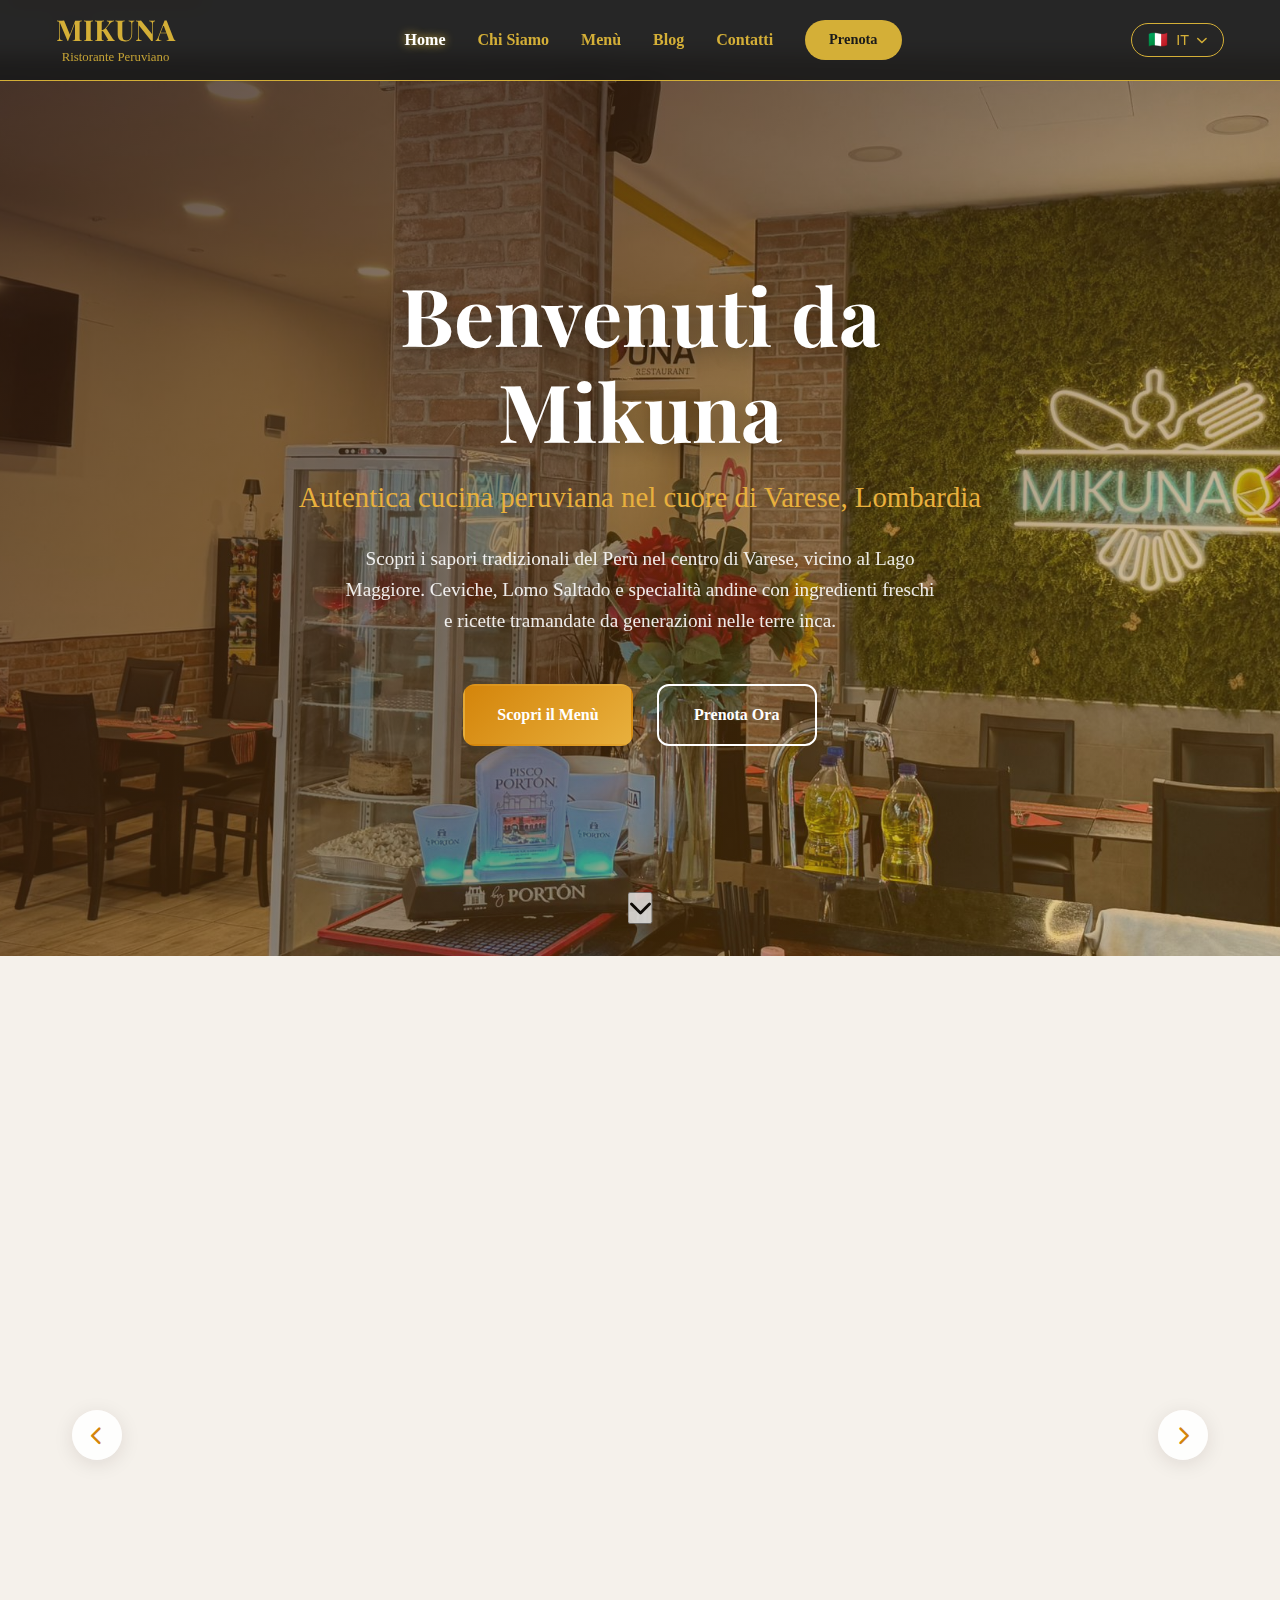
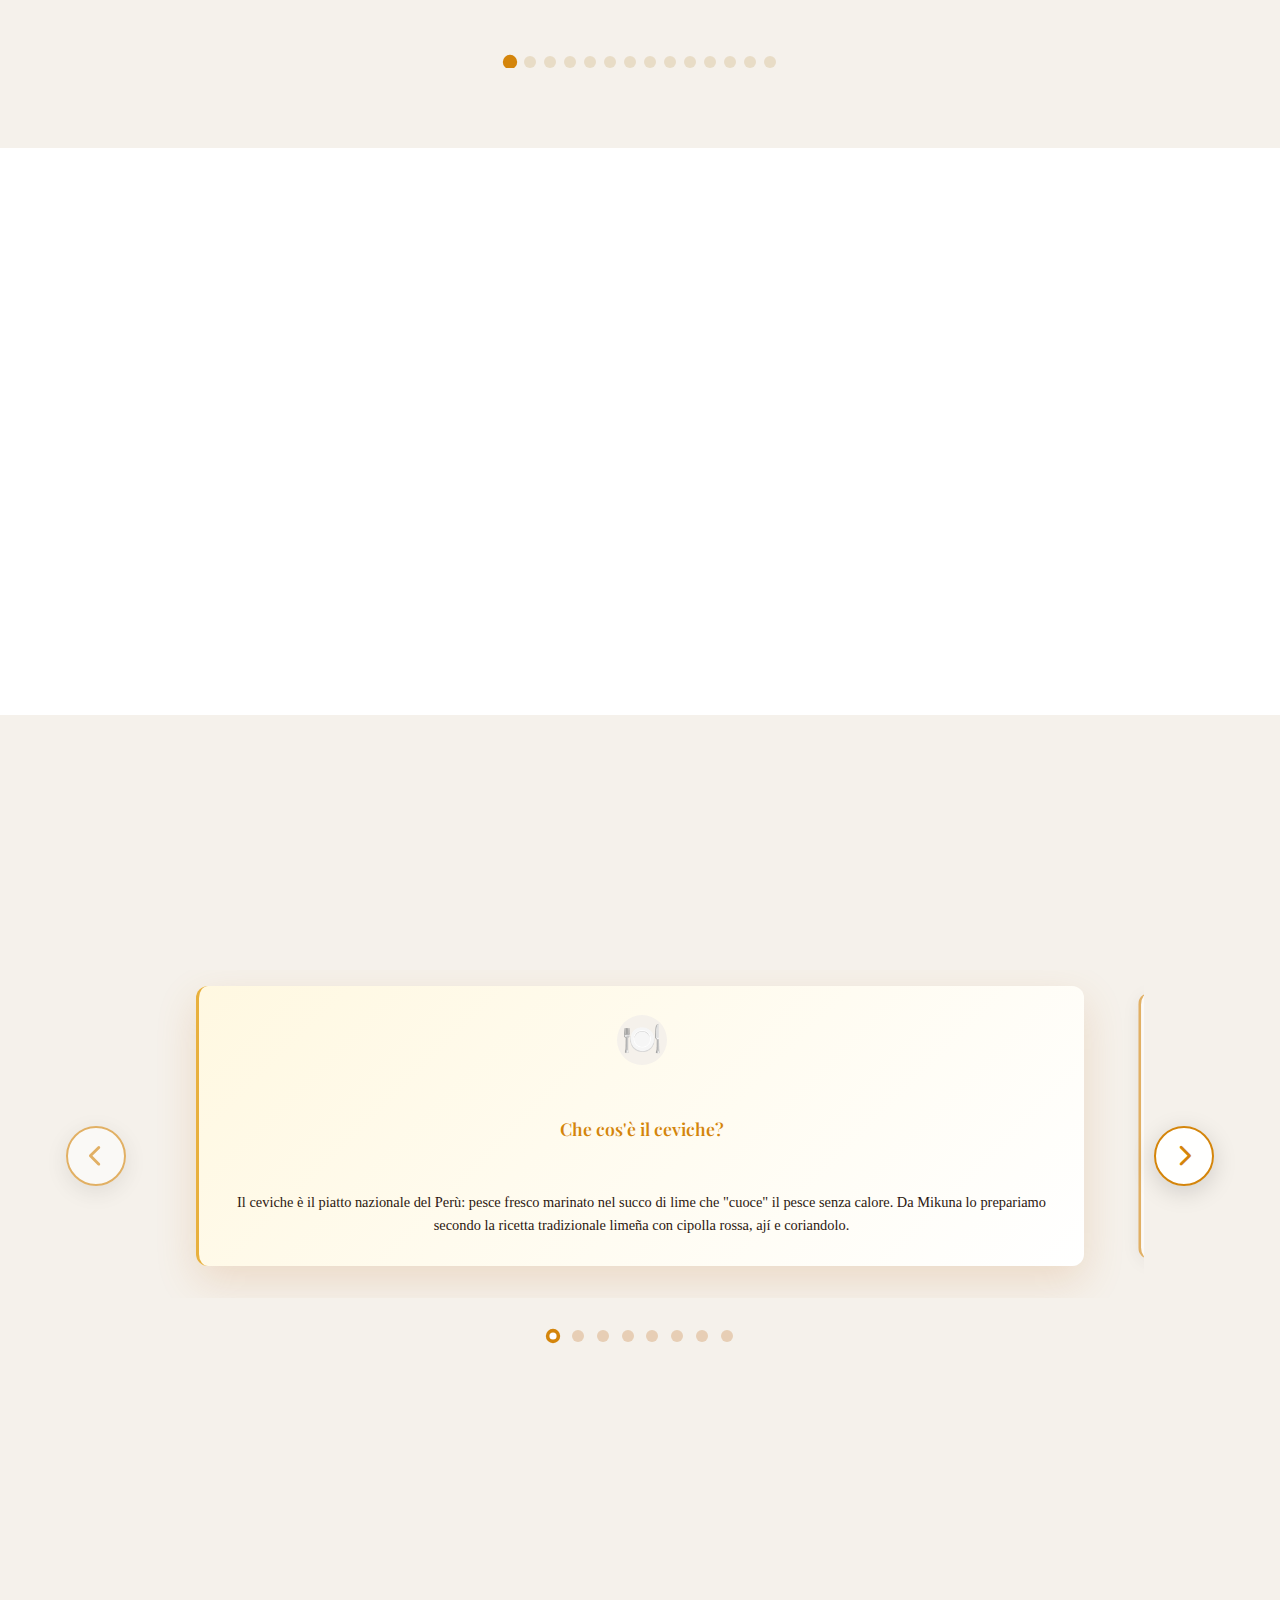
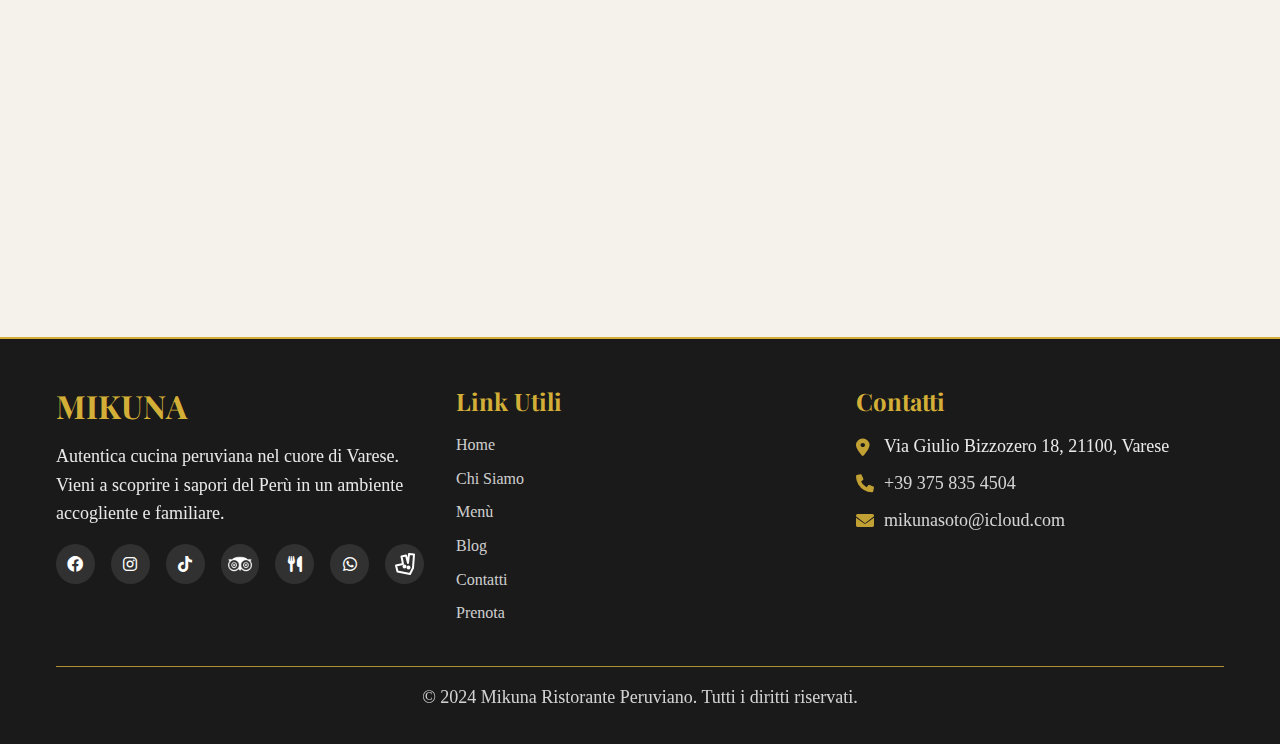
<file: index.html>
<!DOCTYPE html>
<html lang="it" itemscope itemtype="https://schema.org/Restaurant">
<head>
    <!-- Google tag (gtag.js) -->
    <script async src="https://www.googletagmanager.com/gtag/js?id=G-DRCVD2Q0G8"></script>
    <script>
      window.dataLayer = window.dataLayer || [];
      function gtag(){dataLayer.push(arguments);}
      gtag('js', new Date());

      gtag('config', 'G-DRCVD2Q0G8');
    </script>
    <meta charset="UTF-8">
    <meta name="viewport" content="width=device-width, initial-scale=1.0">
    
    <!-- SEO Meta Tags -->
    <title>Mikuna: Ristorante Peruviano Autentico a Varese</title>
    <meta name="description" content="Scopri i sapori autentici del Perù da Mikuna, ristorante a Varese. Prova il nostro Ceviche e Lomo Saltado. Prenota online il tuo tavolo in centro città">
    <meta name="keywords" content="ristorante peruviano Varese, cucina peruviana autentica, ceviche peruviano, lomo saltado, ristorante etnico Varese, Mikuna, specialità peruviane">
    <meta name="author" content="Mikuna Ristorante">
    <meta name="robots" content="index, follow, max-snippet:-1, max-image-preview:large, max-video-preview:-1">
    <link rel="canonical" href="https://www.mikunaitalia.it/">
    
    <!-- Open Graph / Facebook -->
    <meta property="og:type" content="restaurant">
    <meta property="og:title" content="Mikuna: Ristorante Peruviano Autentico a Varese">
    <meta property="og:description" content="Scopri i sapori autentici del Perù da Mikuna a Varese. Ceviche, Lomo Saltado e specialità peruviane tradizionali.">
    <meta property="og:url" content="https://www.mikunaitalia.it/">
    <meta property="og:site_name" content="Mikuna Ristorante Peruviano">
    <meta property="og:image" content="https://www.mikunaitalia.it/loghi/Ceviche-1200.webp">
    <meta property="og:image:width" content="1200">
    <meta property="og:image:height" content="630">
    <meta property="og:locale" content="it_IT">
    <meta property="restaurant:contact_info:phone_number" content="+393758354504">
    <meta property="restaurant:contact_info:website" content="https://www.mikunaitalia.it">
    <meta property="place:location:latitude" content="45.8206">
    <meta property="place:location:longitude" content="8.8316">
    
    <!-- Twitter Cards -->
    <meta name="twitter:card" content="summary_large_image">
    <meta name="twitter:title" content="Mikuna: Ristorante Peruviano Autentico a Varese">
    <meta name="twitter:description" content="Scopri i sapori autentici del Perù da Mikuna a Varese. Ceviche, Lomo Saltado e specialità peruviane tradizionali.">
    <meta name="twitter:image" content="https://www.mikunaitalia.it/loghi/Ceviche-1200.webp">
    <meta name="twitter:site" content="@mikunavarese">
    
    <!-- Structured Data JSON-LD -->
    <script type="application/ld+json">
    {
        "@context": "https://schema.org",
        "@graph": [
            {
                "@type": ["Restaurant", "LocalBusiness"],
                "@id": "https://www.mikunaitalia.it/#restaurant",
                "name": "Mikuna",
                "alternateName": "Mikuna Ristorante Peruviano",
                "description": "Ristorante peruviano autentico a Varese specializzato in cucina tradizionale del Perù con ingredienti freschi e ricette originali. Specialità come ceviche, lomo saltado e piatti della tradizione peruviana.",
                "url": "https://www.mikunaitalia.it",
                "logo": "https://www.mikunaitalia.it/loghi/mikuna_logo.webp",
                "image": [
                    "https://www.mikunaitalia.it/loghi/Ceviche-1200.webp",
                    "https://www.mikunaitalia.it/loghi/foto_locale-1200.webp",
                    "https://www.mikunaitalia.it/loghi/Lomo_Saltado-1200.webp"
                ],
                "telephone": "+393758354504",
                "email": "mikunasoto@icloud.com",
                "address": {
                    "@type": "PostalAddress",
                    "streetAddress": "Via Giulio Bizzozero 18, 21100, Varese",
                    "addressLocality": "Varese",
                    "addressRegion": "Lombardia",
                    "postalCode": "21100",
                    "addressCountry": "IT"
                },
                "geo": {
                    "@type": "GeoCoordinates",
                    "latitude": 45.8206,
                    "longitude": 8.8316
                },
                "openingHoursSpecification": [
                    {
                        "@type": "OpeningHoursSpecification",
                        "dayOfWeek": ["Sunday", "Monday", "Wednesday", "Thursday", "Friday", "Saturday"],
                        "opens": "12:00",
                        "closes": "15:00"
                    },
                    {
                        "@type": "OpeningHoursSpecification",
                        "dayOfWeek": ["Sunday", "Monday", "Wednesday", "Thursday", "Friday", "Saturday"],
                        "opens": "19:00",
                        "closes": "22:00"
                    }
                ],
                "servesCuisine": ["Peruvian", "South American", "Latin American"],
                "priceRange": "€€",
                "paymentAccepted": ["Cash", "Credit Card", "Debit Card"],
                "currenciesAccepted": "EUR",
                "sameAs": [
                    "https://www.facebook.com/profile.php?id=61558083482452",
                    "https://www.instagram.com/mikunaitalia/",
                    "https://www.tiktok.com/@mikunaitalia",
                    "https://www.tripadvisor.it/Restaurant_Review-g12850174-d27976419-Reviews-Mikuna-Bizzozero_Varese_Province_of_Varese_Lombardy.html",
                    "https://www.thefork.it/ristorante/mikuna-r836600",
                    "https://deliveroo.it/it/menu/milano/varese/mikuna-via-giulio-bizzozero-18",
                    "https://en.wikipedia.org/wiki/Peruvian_cuisine",
                    "https://www.wikidata.org/wiki/Q748945",
                    "https://dbpedia.org/resource/Peruvian_cuisine",
                    "https://en.wikipedia.org/wiki/Varese",
                    "https://www.wikidata.org/wiki/Q6509",
                    "https://dbpedia.org/resource/Varese"
                ],
                "hasMenu": "https://www.mikunaitalia.it/menu.html",
                "acceptsReservations": true,
                "potentialAction": {
                    "@type": "ReserveAction",
                    "target": {
                        "@type": "EntryPoint",
                        "urlTemplate": "https://www.mikunaitalia.it/prenota.html",
                        "actionPlatform": [
                            "http://schema.org/DesktopWebPlatform",
                            "http://schema.org/MobileWebPlatform"
                        ]
                    },
                    "result": {
                        "@type": "Reservation",
                        "name": "Prenotazione Tavolo Mikuna"
                    }
                }
            },
            {
                "@type": "WebSite",
                "@id": "https://www.mikunaitalia.it/#website",
                "url": "https://www.mikunaitalia.it",
                "name": "Mikuna Ristorante Peruviano Varese",
                "publisher": {
                    "@id": "https://www.mikunaitalia.it/#restaurant"
                },
                "potentialAction": {
                    "@type": "SearchAction",
                    "target": "https://www.mikunaitalia.it/search?q={search_term_string}",
                    "query-input": "required name=search_term_string"
                },
                "inLanguage": ["it", "es", "en"]
            },
            {
                "@type": "BreadcrumbList",
                "@id": "https://www.mikunaitalia.it/#breadcrumbs",
                "itemListElement": [
                    {
                        "@type": "ListItem",
                        "position": 1,
                        "name": "Home",
                        "item": "https://www.mikunaitalia.it/"
                    }
                ]
            },
            {
                "@type": "Place",
                "@id": "https://www.mikunaitalia.it/#place",
                "name": "Varese",
                "alternateName": ["Varese, Lombardia", "Città di Varese"],
                "containedInPlace": {
                    "@type": "AdministrativeArea",
                    "name": "Lombardia",
                    "sameAs": [
                        "https://en.wikipedia.org/wiki/Lombardy",
                        "https://www.wikidata.org/wiki/Q1210"
                    ]
                },
                "geo": {
                    "@type": "GeoCoordinates",
                    "latitude": 45.8205,
                    "longitude": 8.8310
                },
                "sameAs": [
                    "https://en.wikipedia.org/wiki/Varese",
                    "https://www.wikidata.org/wiki/Q6509"
                ]
            },
            {
                "@type": "CulinaryTradition", 
                "@id": "https://www.mikunaitalia.it/#cuisine",
                "name": "Peruvian Cuisine",
                "alternateName": ["Cocina Peruana", "Cucina Peruviana"],
                "description": "Traditional cuisine of Peru featuring indigenous ingredients and fusion techniques",
                "originatesFrom": {
                    "@type": "Country",
                    "name": "Peru",
                    "sameAs": [
                        "https://en.wikipedia.org/wiki/Peru",
                        "https://www.wikidata.org/wiki/Q419"
                    ]
                },
                "sameAs": [
                    "https://en.wikipedia.org/wiki/Peruvian_cuisine",
                    "https://www.wikidata.org/wiki/Q748945",
                    "https://dbpedia.org/resource/Peruvian_cuisine"
                ]
            }
        ]
    }
    </script>
    
    <!-- Social Media Structured Data -->
    <script type="application/ld+json">
    {
        "@context": "https://schema.org",
        "@graph": [
            {
                "@type": "Organization",
                "@id": "https://www.mikunaitalia.it/#organization",
                "name": "Mikuna Ristorante Peruviano",
                "url": "https://www.mikunaitalia.it",
                "sameAs": [
                    {
                        "@type": "WebPage",
                        "name": "Mikuna Facebook",
                        "url": "https://www.facebook.com/profile.php?id=61558083482452",
                        "description": "Pagina Facebook ufficiale di Mikuna Ristorante Peruviano Varese",
                        "inLanguage": "it"
                    },
                    {
                        "@type": "WebPage",
                        "name": "Mikuna Instagram",
                        "url": "https://www.instagram.com/mikunaitalia/",
                        "description": "Profilo Instagram ufficiale di Mikuna con foto dei piatti e stories",
                        "inLanguage": "it"
                    },
                    {
                        "@type": "WebPage",
                        "name": "Mikuna TikTok",
                        "url": "https://www.tiktok.com/@mikunaitalia",
                        "description": "Canale TikTok di Mikuna con video della cucina peruviana",
                        "inLanguage": "it"
                    }
                ]
            },
            {
                "@type": "Review",
                "@id": "https://www.mikunaitalia.it/#tripadvisor-reviews",
                "name": "Mikuna TripAdvisor Reviews",
                "url": "https://www.tripadvisor.it/Restaurant_Review-g12850174-d27976419-Reviews-Mikuna-Bizzozero_Varese_Province_of_Varese_Lombardy.html",
                "description": "Recensioni e valutazioni di Mikuna Ristorante Peruviano su TripAdvisor",
                "reviewBody": "Recensioni dei clienti su TripAdvisor",
                "reviewRating": {
                    "@type": "Rating",
                    "ratingValue": "4.5",
                    "bestRating": "5"
                },
                "author": {
                    "@type": "Organization",
                    "name": "TripAdvisor"
                },
                "itemReviewed": {
                    "@type": "Restaurant",
                    "name": "Mikuna",
                    "url": "https://www.mikunaitalia.it"
                }
            },
            {
                "@type": "ReservationService",
                "@id": "https://www.mikunaitalia.it/#thefork-reservation",
                "name": "Mikuna TheFork",
                "url": "https://www.thefork.it/ristorante/mikuna-r836600",
                "description": "Prenota online il tuo tavolo da Mikuna Ristorante Peruviano su TheFork",
                "serviceType": "Restaurant Reservation",
                "provider": {
                    "@type": "Organization",
                    "name": "TheFork"
                },
                "areaServed": {
                    "@type": "City",
                    "name": "Varese"
                }
            },
            {
                "@type": "ContactPoint",
                "@id": "https://www.mikunaitalia.it/#whatsapp-contact",
                "name": "Mikuna WhatsApp",
                "url": "https://wa.me/393758354504",
                "description": "Contatta Mikuna su WhatsApp per prenotazioni e informazioni",
                "contactType": "customer service",
                "telephone": "+393758354504",
                "availableLanguage": ["it", "es"],
                "areaServed": {
                    "@type": "City",
                    "name": "Varese"
                }
            },
            {
                "@type": "FoodDeliveryService",
                "@id": "https://www.mikunaitalia.it/#deliveroo-delivery",
                "name": "Mikuna Deliveroo",
                "url": "https://deliveroo.it/it/menu/milano/varese/mikuna-via-giulio-bizzozero-18",
                "description": "Ordina cibo peruviano a domicilio da Mikuna con Deliveroo",
                "serviceType": "Food Delivery",
                "provider": {
                    "@type": "Organization",
                    "name": "Deliveroo"
                },
                "areaServed": {
                    "@type": "City",
                    "name": "Varese"
                },
                "hasMenu": "https://www.mikunaitalia.it/menu.html"
            }
        ]
    }
    </script>
    
    <!-- Favicons -->
    <link rel="icon" type="image/x-icon" href="/favicon.ico">
    <link rel="icon" type="image/png" sizes="32x32" href="loghi/favicon.png">
    <link rel="icon" type="image/png" sizes="16x16" href="loghi/favicon.png">
    <link rel="apple-touch-icon" sizes="180x180" href="loghi/favicon.png">
    <link rel="shortcut icon" type="image/x-icon" href="/favicon.ico">
    <link rel="manifest" href="/site.webmanifest">
    
    <!-- Preload Critical Resources -->
    <link rel="preload" href="https://fonts.googleapis.com/css2?family=Playfair+Display:wght@400;500;600;700&family=Source+Sans+Pro:wght@300;400;600;700&display=swap" as="style" onload="this.onload=null;this.rel='stylesheet'">
    <noscript><link rel="stylesheet" href="https://fonts.googleapis.com/css2?family=Playfair+Display:wght@400;500;600;700&family=Source+Sans+Pro:wght@300;400;600;700&display=swap"></noscript>
    <link rel="preload" href="https://cdnjs.cloudflare.com/ajax/libs/font-awesome/6.0.0/css/all.min.css" as="style" onload="this.onload=null;this.rel='stylesheet'">
    <noscript><link rel="stylesheet" href="https://cdnjs.cloudflare.com/ajax/libs/font-awesome/6.0.0/css/all.min.css"></noscript>
    
    <!-- Stylesheets -->
    <link rel="stylesheet" href="style.css">
    
    <!-- DNS Prefetch -->
    <link rel="dns-prefetch" href="//fonts.googleapis.com">
    <link rel="dns-prefetch" href="//cdnjs.cloudflare.com">
    <link rel="dns-prefetch" href="//images.unsplash.com">
    
    <!-- Language Alternatives -->
    <link rel="alternate" hreflang="it" href="https://www.mikunaitalia.it/">
    <link rel="alternate" hreflang="x-default" href="https://www.mikunaitalia.it/">
</head>
<body>
    <!-- Skip to Content for Accessibility -->
    <a href="#main-content" class="skip-link">Vai al contenuto principale</a>
    
    <!-- Navigation -->
    <nav class="navbar" id="navbar" role="navigation" aria-label="Navigazione principale" itemscope itemtype="https://schema.org/SiteNavigationElement">
        <div class="nav-container">
            <a href="index.html" class="nav-logo" itemprop="name" itemscope itemtype="https://schema.org/Organization">
                <h2 itemprop="name">MIKUNA</h2>
                <span class="nav-subtitle" data-key="nav-subtitle" itemprop="description">Ristorante Peruviano Autentico</span>
            </a>
            
            <div class="nav-menu" id="nav-menu">
                <a href="index.html" class="nav-link active" data-key="nav-home">Home</a>
                <a href="chi-siamo.html" class="nav-link" data-key="nav-about">Chi Siamo</a>
                <a href="menu.html" class="nav-link menu-nav" data-key="nav-menu">Menù</a>
                <a href="blog/guida-cucina-peruviana-lombardia.html" class="nav-link">Blog</a>
                <a href="contatti.html" class="nav-link" data-key="nav-contact">Contatti</a>
                <a href="prenota.html" class="nav-link cta" data-key="nav-booking">Prenota</a>
            </div>

            <div class="nav-extras">
                <div class="language-selector">
                    <button id="lang-btn" class="lang-btn" aria-label="Seleziona lingua del sito" aria-expanded="false" aria-haspopup="true">
                        <span id="current-flag" class="current-flag" aria-hidden="true">🇮🇹</span>
                        <span id="current-lang">IT</span>
                        <i class="fas fa-chevron-down" aria-hidden="true"></i>
                    </button>
                    <div class="lang-dropdown" id="lang-dropdown" role="menu" aria-labelledby="lang-btn">
                        <button onclick="changeLanguage('it')" role="menuitem" aria-label="Cambia lingua in Italiano">
                            <span class="flag-icon" aria-hidden="true">🇮🇹</span>
                            <span>Italiano</span>
                        </button>
                        <button onclick="changeLanguage('es')" role="menuitem" aria-label="Cambia lingua in Spagnolo">
                            <span class="flag-icon" aria-hidden="true">🇵🇪</span>
                            <span>Español</span>
                        </button>
                        <button onclick="changeLanguage('en')" role="menuitem" aria-label="Cambia lingua in Inglese">
                            <span class="flag-icon" aria-hidden="true">🇬🇧</span>
                            <span>English</span>
                        </button>
                    </div>
                </div>
                
                <button class="hamburger" id="hamburger" aria-label="Apri menu di navigazione" aria-expanded="false" aria-controls="nav-menu">
                    <span aria-hidden="true"></span>
                    <span aria-hidden="true"></span>
                    <span aria-hidden="true"></span>
                </button>
            </div>
        </div>
    </nav>

    <!-- Breadcrumbs -->
    <nav aria-label="breadcrumb" class="breadcrumb-nav" itemscope itemtype="https://schema.org/BreadcrumbList">
        <div class="container">
            <ol class="breadcrumb">
                <li itemprop="itemListElement" itemscope itemtype="https://schema.org/ListItem">
                    <span itemprop="name">Home</span>
                    <meta itemprop="position" content="1">
                </li>
            </ol>
        </div>
    </nav>

    <!-- Main Content -->
    <main id="main-content" role="main" itemscope itemtype="https://schema.org/WebPage">
        
        <!-- Hero Section -->
        <section class="hero" id="hero" itemscope itemtype="https://schema.org/Organization" role="banner">
            <div class="hero-background"></div>
            <div class="hero-overlay"></div>
            <div class="hero-content">
                <h1 class="hero-title" data-key="hero-title" itemprop="slogan">Benvenuti da Mikuna</h1>
                <p class="hero-subtitle" data-key="hero-subtitle" itemprop="description">Autentica cucina peruviana nel cuore di Varese</p>
                <p class="hero-description" data-key="hero-description">
                    Scopri i sapori tradizionali del Perù con <a href="menu.html" class="text-link">ingredienti freschi</a> e ricette tramandate da generazioni. Dal nostro <a href="menu.html#menu-piatto-ceviche" class="text-link">ceviche</a> al <a href="menu.html#menu-piatto-lomo-saltado" class="text-link">lomo saltado</a>, ogni piatto racconta la vera essenza della <a href="blog/guida-cucina-peruviana-lombardia.html" class="text-link">cucina peruviana</a>.
                </p>
                <div class="hero-buttons" itemscope itemtype="https://schema.org/PotentialAction">
                                            <a href="menu.html" class="btn btn-primary" data-key="hero-menu-btn" itemprop="target">Scopri il Menù Peruviano</a>
                    <a href="prenota.html" class="btn btn-secondary" data-key="hero-booking-btn" itemprop="target">Prenota Ora</a>
                </div>
                
            </div>
            <button class="hero-scroll" aria-label="Scorri verso il basso per vedere i contenuti" tabindex="0">
                <i class="fas fa-chevron-down" aria-hidden="true"></i>
            </button>
        </section>

        <!-- Specialties Section -->
        <section class="specialties" id="specialties" itemscope itemtype="https://schema.org/ItemList" role="region" aria-labelledby="specialties-heading">
            <div class="container">
                <header class="section-header">
                                    <h2 id="specialties-heading" data-key="specialties-title" itemprop="name">Le Nostre Specialità della Cucina Peruviana</h2>
                <p data-key="specialties-subtitle" itemprop="description">Piatti autentici della <a href="blog/guida-cucina-peruviana-lombardia.html" class="text-link">cucina peruviana</a> preparati con passione e <a href="menu.html" class="text-link">ingredienti di qualità</a></p>
                </header>
            
            <div class="dishes-carousel" id="dishes-carousel">
                <div class="carousel-container">
                    <div class="carousel-track" id="carousel-track">
                        <div class="dish-card">
                            <div class="dish-image" style="background-image: url('loghi/Tris_di_Causa2-400.webp')"></div>
                            <div class="dish-info">
                                <h3>Tris di Causa</h3>
                                <a href="menu.html#menu-piatto-tris-di-causa" class="btn btn-primary">Vai al menù peruviano</a>
                            </div>
                        </div>
                        <div class="dish-card">
                            <div class="dish-image" style="background-image: url('loghi/Ceviche-400.webp')"></div>
                            <div class="dish-info">
                                <h3>Ceviche</h3>
                                <a href="menu.html#menu-piatto-ceviche" class="btn btn-primary">Vai al menù peruviano</a>
                            </div>
                        </div>
                        <div class="dish-card">
                            <div class="dish-image" style="background-image: url('loghi/Bis_Ceviche_+_Chicharrón_de_pescado-400.webp')"></div>
                            <div class="dish-info">
                                <h3>Bis Ceviche + Chicharrón de Pescado</h3>
                                <a href="menu.html#menu-piatto-bis-ceviche-chicharron-de-pescado" class="btn btn-primary">Vai al menù peruviano</a>
                            </div>
                        </div>
                        <div class="dish-card">
                            <div class="dish-image" style="background-image: url('loghi/Chaufa_de_Pollo-400.webp')"></div>
                            <div class="dish-info">
                                <h3>Chaufa de Pollo</h3>
                                <a href="menu.html#menu-piatto-chaufa-de-pollo" class="btn btn-primary">Vai al menù peruviano</a>
                            </div>
                        </div>
                        <div class="dish-card">
                            <div class="dish-image" style="background-image: url('loghi/Chips_Acevichados-400.webp')"></div>
                            <div class="dish-info">
                                <h3>Chips Acevichados</h3>
                                <a href="menu.html#menu-piatto-chips-acevichados" class="btn btn-primary">Vai al menù peruviano</a>
                            </div>
                        </div>
                        <div class="dish-card">
                            <div class="dish-image" style="background-image: url('loghi/Lomo_Saltado-400.webp')"></div>
                            <div class="dish-info">
                                <h3>Lomo Saltado</h3>
                                <a href="menu.html#menu-piatto-lomo-saltado" class="btn btn-primary">Vai al menù peruviano</a>
                            </div>
                        </div>
                        <div class="dish-card">
                            <div class="dish-image" style="background-image: url('loghi/Ají_de_Gallina-400.webp')"></div>
                            <div class="dish-info">
                                <h3>Ají de Gallina</h3>
                                <a href="menu.html#menu-piatto-aji-de-gallina" class="btn btn-primary">Vai al menù peruviano</a>
                            </div>
                        </div>

                        <div class="dish-card">
                            <div class="dish-image" style="background-image: url('loghi/Arroz_con_Pato-400.webp')"></div>
                            <div class="dish-info">
                                <h3>Arroz con Pato</h3>
                                <a href="menu.html#menu-piatto-arroz-con-pato" class="btn btn-primary">Vai al menù peruviano</a>
                            </div>
                        </div>
                        <div class="dish-card">
                            <div class="dish-image" style="background-image: url('loghi/Torta_Chocolate-400.webp')"></div>
                            <div class="dish-info">
                                <h3>Torta Cioccolato</h3>
                                <a href="menu.html#menu-piatto-torta-chocolate" class="btn btn-primary">Vai al menù peruviano</a>
                            </div>
                        </div>
                        <div class="dish-card">
                            <div class="dish-image" style="background-image: url('loghi/Pisco_Sour-400.webp')"></div>
                            <div class="dish-info">
                                <h3>Pisco Sour</h3>
                                <a href="menu.html#menu-piatto-pisco-sour" class="btn btn-primary">Vai al menù peruviano</a>
                            </div>
                        </div>
                        <div class="dish-card">
                            <div class="dish-image" style="background-image: url('loghi/Polpo_Anticuchero-400.webp')"></div>
                            <div class="dish-info">
                                <h3>Polpo Anticuchero</h3>
                                <a href="menu.html#menu-piatto-polpo-anticuchero" class="btn btn-primary">Vai al menù peruviano</a>
                            </div>
                        </div>
                        <div class="dish-card">
                            <div class="dish-image" style="background-image: url('loghi/Anticuchos-400.webp')"></div>
                            <div class="dish-info">
                                <h3>Anticuchos</h3>
                                <a href="menu.html#menu-piatto-anticuchos" class="btn btn-primary">Vai al menù peruviano</a>
                            </div>
                        </div>
                        <div class="dish-card">
                            <div class="dish-image" style="background-image: url('loghi/Causa_Acevichada-400.webp')"></div>
                            <div class="dish-info">
                                <h3>Causa Acevichada</h3>
                                <a href="menu.html#menu-piatto-causa-acevichada" class="btn btn-primary">Vai al menù peruviano</a>
                            </div>
                        </div>
                        <div class="dish-card">
                            <div class="dish-image" style="background-image: url('loghi/Pollo_alla_Brasa-400.webp')"></div>
                            <div class="dish-info">
                                <h3>Pollo alla Brasa</h3>
                                <a href="menu.html#menu-piatto-pollo-alla-brasa" class="btn btn-primary">Vai al menù peruviano</a>
                            </div>
                        </div>
                    </div>
                </div>
                
                <button class="carousel-btn carousel-btn-prev" id="carousel-prev" aria-label="Mostra piatti precedenti del carosello">
                    <i class="fas fa-chevron-left" aria-hidden="true"></i>
                </button>
                <button class="carousel-btn carousel-btn-next" id="carousel-next" aria-label="Mostra piatti successivi del carosello">
                    <i class="fas fa-chevron-right" aria-hidden="true"></i>
                </button>
                
                <div class="carousel-dots" id="carousel-dots"></div>
            </div>
        </div>
    </section>

        <!-- About Preview Section -->
        <section class="about-preview" id="about-preview" itemscope itemtype="https://schema.org/AboutPage" role="region" aria-labelledby="about-heading">
            <div class="container">
                <article class="about-content" itemprop="mainEntity">
                    <div class="about-text">
                        <h2 id="about-heading" data-key="about-preview-title" itemprop="name">La Nostra Storia</h2>
                        <p data-key="about-preview-text1" itemprop="description">
                            Un angolo di Perù nel cuore di Varese. Mikuna nasce dal sogno di condividere i veri sapori della <a href="blog/guida-cucina-peruviana-lombardia.html" class="text-link">cucina peruviana</a>, portando a Varese piatti preparati secondo la tradizione, con <a href="menu.html" class="text-link">ingredienti selezionati</a> e molta esperienza gastronomica dalla città di Huancayo.
                        </p>
                        <p data-key="about-preview-text2">
                            Ogni ricetta racconta una storia di famiglia, cultura e passione, per offrire un viaggio autentico tra i profumi e i colori del Perù. Dal nostro <a href="menu.html#menu-piatto-ceviche" class="text-link">ceviche tradizionale</a> al <a href="menu.html#menu-piatto-lomo-saltado" class="text-link">lomo saltado</a>, Mikuna non è solo un ristorante peruviano, ma un invito a scoprire un mondo di gusto e accoglienza. Scopri di più sulla <a href="blog/guida-cucina-peruviana-lombardia.html" class="text-link">cucina peruviana in Lombardia</a> nel nostro blog.
                        </p>
                        <a href="chi-siamo.html" class="btn btn-outline" data-key="about-preview-btn" itemprop="url">Scopri di più</a>
                    </div>
                    <div class="about-image">
                        <img src="loghi/chi_siamo.jpg" 
                             alt="Famiglia Mikuna ristorante peruviano Varese - La nostra storia dal Perù" 
                             itemprop="image"
                             loading="lazy">
                        <div class="image-caption">
                            <p>La nostra famiglia: un viaggio dal Perù a Varese</p>
                        </div>
                    </div>
                </article>
            </div>
        </section>

        <!-- FAQ Section -->
        <section class="faq-section" id="faq" itemscope itemtype="https://schema.org/FAQPage">
            <div class="container">
                <div class="section-header">
                    <h2 itemprop="name" data-key="faq-title">Domande Frequenti</h2>
                    <p data-key="faq-subtitle">Tutto quello che vuoi sapere sulla cucina peruviana e su Mikuna</p>
                </div>
                
                <div class="faq-carousel-container">
                    <div class="faq-carousel" id="faq-carousel">
                        <div class="faq-carousel-track" id="faq-carousel-track">
                                                <div class="faq-item featured" itemscope itemprop="mainEntity" itemtype="https://schema.org/Question">
                        <div class="faq-icon">🍽️</div>
                        <h3 itemprop="name" data-key="faq-1-q">Che cos'è il ceviche peruviano?</h3>
                        <div itemscope itemprop="acceptedAnswer" itemtype="https://schema.org/Answer">
                            <p itemprop="text" data-key="faq-1-a">Il ceviche è il piatto nazionale del Perù: pesce fresco marinato nel succo di lime che "cuoce" il pesce senza calore. Da Mikuna lo prepariamo secondo la ricetta tradizionale limeña con cipolla rossa, ají e coriandolo, offrendo un'autentica esperienza della <a href="blog/guida-cucina-peruviana-lombardia.html" class="text-link">cucina peruviana</a>. Scopri il nostro <a href="menu.html#menu-piatto-ceviche" class="text-link">ceviche tradizionale</a> nel menù.</p>
                        </div>
                    </div>
                            
                            <div class="faq-item" itemscope itemprop="mainEntity" itemtype="https://schema.org/Question">
                                <div class="faq-icon">📍</div>
                                <h3 itemprop="name" data-key="faq-2-q">Dove si trova Mikuna?</h3>
                                <div itemscope itemprop="acceptedAnswer" itemtype="https://schema.org/Answer">
                                    <p itemprop="text" data-key="faq-2-a">Mikuna si trova in Via Giulio Bizzozero 18, 21100, Varese, vicino al centro città e a soli 15 km dal Lago Maggiore. Facilmente raggiungibile dalla stazione ferroviaria di Varese.</p>
                                </div>
                            </div>
                            
                            <div class="faq-item" itemscope itemprop="mainEntity" itemtype="https://schema.org/Question">
                                <div class="faq-icon">⏰</div>
                                <h3 itemprop="name" data-key="faq-3-q">Quali sono gli orari di apertura?</h3>
                                <div itemscope itemprop="acceptedAnswer" itemtype="https://schema.org/Answer">
                                    <p itemprop="text" data-key="faq-3-a">Siamo aperti lunedì e da mercoledì a sabato dalle 12:00 alle 15:00 e dalle 19:00 alle 22:00. La domenica dalle 12:00 alle 15:00 e dalle 19:00 alle 22:00. Martedì è il nostro giorno di riposo settimanale.</p>
                                </div>
                            </div>
                            
                            <div class="faq-item" itemscope itemprop="mainEntity" itemtype="https://schema.org/Question">
                                <div class="faq-icon">🌶️</div>
                                <h3 itemprop="name" data-key="faq-4-q">I piatti della cucina peruviana sono piccanti?</h3>
                                <div itemscope itemprop="acceptedAnswer" itemtype="https://schema.org/Answer">
                                    <p itemprop="text" data-key="faq-4-a">La cucina peruviana usa gli ají (peperoncini andini) per il sapore, non solo per il piccante. Abbiamo piatti per tutti i gusti: dal delicato ceviche ai piccanti anticuchos. Possiamo sempre adattare il livello di piccantezza!</p>
                                </div>
                            </div>
                            
                            <div class="faq-item" itemscope itemprop="mainEntity" itemtype="https://schema.org/Question">
                                <div class="faq-icon">🥗</div>
                                <h3 itemprop="name" data-key="faq-5-q">Avete opzioni vegetariane nella cucina peruviana?</h3>
                                <div itemscope itemprop="acceptedAnswer" itemtype="https://schema.org/Answer">
                                    <p itemprop="text" data-key="faq-5-a">Assolutamente! Offriamo piatti vegetariani e vegani come la Quinoa Andina, Causa Vegetariana e diverse preparazioni con verdure tipiche peruviane. Molti nostri piatti della cucina peruviana possono essere adattati alle esigenze alimentari.</p>
                                </div>
                            </div>
                            
                            <div class="faq-item" itemscope itemprop="mainEntity" itemtype="https://schema.org/Question">
                                <div class="faq-icon">📱</div>
                                <h3 itemprop="name" data-key="faq-6-q">Come posso prenotare?</h3>
                                <div itemscope itemprop="acceptedAnswer" itemtype="https://schema.org/Answer">
                                    <p itemprop="text" data-key="faq-6-a">Puoi prenotare facilmente tramite il nostro <a href="prenota.html" class="text-link">sistema di prenotazione online</a> che ti aprirà una chat WhatsApp precompilata, oppure chiamandoci direttamente al +39 375 835 4504. Consigliamo di prenotare con almeno 24 ore di anticipo.</p>
                                </div>
                            </div>
                            
                            <div class="faq-item" itemscope itemprop="mainEntity" itemtype="https://schema.org/Question">
                                <div class="faq-icon">🍷</div>
                                <h3 itemprop="name" data-key="faq-7-q">Servite il Pisco?</h3>
                                <div itemscope itemprop="acceptedAnswer" itemtype="https://schema.org/Answer">
                                    <p itemprop="text" data-key="faq-7-a">Certo! Serviamo autentico Pisco peruviano e prepariamo il tradizionale Pisco Sour, cocktail nazionale del Perù. Abbiamo anche Chicha Morada, bevanda analcolica tipica a base di mais viola.</p>
                                </div>
                            </div>
                            
                            <div class="faq-item" itemscope itemprop="mainEntity" itemtype="https://schema.org/Question">
                                <div class="faq-icon">🌍</div>
                                <h3 itemprop="name" data-key="faq-8-q">I vostri ingredienti della cucina peruviana sono autentici?</h3>
                                <div itemscope itemprop="acceptedAnswer" itemtype="https://schema.org/Answer">
                                    <p itemprop="text" data-key="faq-8-a">Importiamo direttamente dal Perù gli ingredienti essenziali come ají amarillo, ají panca, quinoa, chicha morada e altri prodotti andini. Per il pesce usiamo solo prodotto freschissimo dai migliori fornitori italiani per garantire l'autenticità della <a href="blog/guida-cucina-peruviana-lombardia.html" class="text-link">cucina peruviana</a>. Scopri tutti i nostri <a href="menu.html" class="text-link">piatti autentici</a> nel menù completo e leggi la nostra <a href="blog/guida-cucina-peruviana-lombardia.html" class="text-link">guida completa alla cucina peruviana</a>.</p>
                                </div>
                            </div>
                        </div>
                    </div>
                    
                    <!-- Controlli del carosello -->
                    <button class="faq-carousel-btn faq-carousel-prev" id="faq-prev" aria-label="FAQ precedente">
                        <i class="fas fa-chevron-left"></i>
                    </button>
                    <button class="faq-carousel-btn faq-carousel-next" id="faq-next" aria-label="FAQ successiva">
                        <i class="fas fa-chevron-right"></i>
                    </button>
                    
                    <!-- Indicatori -->
                    <div class="faq-carousel-indicators" id="faq-indicators"></div>
                </div>
                
            </div>
        </section>

        <!-- Info Section -->
        <section class="info-section" id="contact-info" itemscope itemtype="https://schema.org/LocalBusiness" role="complementary" aria-labelledby="info-heading">
            <div class="container">
                <h2 id="info-heading" class="sr-only">Informazioni di Contatto</h2>
                <div class="info-grid">
                    <div class="info-card" itemprop="address" itemscope itemtype="https://schema.org/PostalAddress">
                        <div class="info-icon" aria-hidden="true">
                            <i class="fas fa-map-marker-alt"></i>
                        </div>
                        <h3 data-key="info-location-title">Dove Siamo</h3>
                        <p data-key="info-location-text">
                            <span itemprop="streetAddress">Via Giulio Bizzozero 18, 21100, Varese</span><br>
                            <span itemprop="postalCode">21100</span> <span itemprop="addressLocality">Varese</span><br>
                            <a href="contatti.html" class="text-link">Scopri come raggiungerci</a>
                        </p>
                    </div>
                    
                    <div class="info-card" itemprop="openingHoursSpecification" itemscope itemtype="https://schema.org/OpeningHoursSpecification">
                        <div class="info-icon" aria-hidden="true">
                            <i class="fas fa-clock"></i>
                        </div>
                        <h3 data-key="info-hours-title">Orari di Apertura</h3>
                        <p data-key="info-hours-text">
                            <time itemprop="opens" content="12:00">Dom: 12-15</time>, <time itemprop="opens" content="19:00">19-22</time><br>
                            <time itemprop="opens" content="12:00">Lun, Mer-Sab: 12-15</time>, <time itemprop="opens" content="19:00">19-22</time><br>
                            Martedì: Chiuso
                        </p>
                    </div>
                    
                    <div class="info-card">
                        <div class="info-icon" aria-hidden="true">
                            <i class="fas fa-phone"></i>
                        </div>
                        <h3 data-key="info-contact-title">Contatti</h3>
                        <p>
                            <a href="tel:+393758354504" itemprop="telephone">+39 375 835 4504</a><br>
                            <a href="mailto:mikunasoto@icloud.com" itemprop="email" target="_blank" rel="noopener">mikunasoto@icloud.com</a><br>
                            <a href="contatti.html" class="text-link">Contattaci per informazioni</a>
                        </p>
                    </div>
                </div>
            </div>
        </section>
        
    </main>

    <!-- Footer -->
    <footer class="footer" role="contentinfo" itemscope itemtype="https://schema.org/WPFooter">
        <div class="container">
            <div class="footer-content">
                <div class="footer-section" itemscope itemtype="https://schema.org/Organization">
                    <h3 itemprop="name">MIKUNA</h3>
                    <p data-key="footer-description" itemprop="description">
                        Autentica cucina peruviana nel cuore di Varese. 
                        Vieni a scoprire i sapori del Perù, dal nostro ceviche al lomo saltado, in un ambiente accogliente e familiare.
                    </p>
                    <div class="social-links" itemprop="sameAs" itemscope itemtype="https://schema.org/ItemList">
                        <!-- Facebook -->
                        <a href="https://www.facebook.com/profile.php?id=61558083482452" 
                           target="_blank" 
                           rel="noopener" 
                           class="social-link facebook-link" 
                           aria-label="Segui Mikuna su Facebook - Foto dei piatti e aggiornamenti"
                           title="Seguici su Facebook"
                           itemscope 
                           itemtype="https://schema.org/WebPage"
                           itemprop="itemListElement">
                            <meta itemprop="name" content="Mikuna Facebook">
                            <meta itemprop="description" content="Pagina Facebook ufficiale di Mikuna Ristorante Peruviano Varese">
                            <meta itemprop="url" content="https://www.facebook.com/profile.php?id=61558083482452">
                            <i class="fab fa-facebook" aria-hidden="true"></i>
                        </a>
                        
                        <!-- Instagram -->
                        <a href="https://www.instagram.com/mikunaitalia/" 
                           target="_blank" 
                           rel="noopener" 
                           class="social-link instagram-link" 
                           aria-label="Segui Mikuna su Instagram - Stories e contenuti esclusivi della cucina peruviana"
                           title="Seguici su Instagram"
                           itemscope 
                           itemtype="https://schema.org/WebPage"
                           itemprop="itemListElement">
                            <meta itemprop="name" content="Mikuna Instagram">
                            <meta itemprop="description" content="Profilo Instagram ufficiale di Mikuna con foto dei piatti e stories">
                            <meta itemprop="url" content="https://www.instagram.com/mikunaitalia/">
                            <i class="fab fa-instagram" aria-hidden="true"></i>
                        </a>
                        
                        <!-- TikTok -->
                        <a href="https://www.tiktok.com/@mikunaitalia" 
                           target="_blank" 
                           rel="noopener" 
                           class="social-link tiktok-link" 
                           aria-label="Segui Mikuna su TikTok - Video della cucina peruviana e behind the scenes"
                           title="Seguici su TikTok"
                           itemscope 
                           itemtype="https://schema.org/WebPage"
                           itemprop="itemListElement">
                            <meta itemprop="name" content="Mikuna TikTok">
                            <meta itemprop="description" content="Canale TikTok di Mikuna con video della cucina peruviana">
                            <meta itemprop="url" content="https://www.tiktok.com/@mikunaitalia">
                            <i class="fab fa-tiktok" aria-hidden="true"></i>
                        </a>
                        
                        <!-- TripAdvisor -->
                        <a href="https://www.tripadvisor.it/Restaurant_Review-g12850174-d27976419-Reviews-Mikuna-Bizzozero_Varese_Province_of_Varese_Lombardy.html" 
                           target="_blank" 
                           rel="noopener noreferrer" 
                           class="social-link tripadvisor-link" 
                           aria-label="Leggi le recensioni di Mikuna su TripAdvisor - Valutazioni e opinioni dei clienti"
                           title="Recensioni su TripAdvisor"
                           itemscope 
                           itemtype="https://schema.org/Review"
                           itemprop="itemListElement">
                            <meta itemprop="name" content="Mikuna TripAdvisor Reviews">
                            <meta itemprop="description" content="Recensioni e valutazioni di Mikuna Ristorante Peruviano su TripAdvisor">
                            <meta itemprop="url" content="https://www.tripadvisor.it/Restaurant_Review-g12850174-d27976419-Reviews-Mikuna-Bizzozero_Varese_Province_of_Varese_Lombardy.html">
                            <img src="loghi/tripadvisor_icon.png" alt="TripAdvisor - Recensioni Mikuna" aria-hidden="true">
                        </a>
                        
                        <!-- TheFork -->
                        <a href="https://www.thefork.it/ristorante/mikuna-r836600" 
                           target="_blank" 
                           rel="noopener noreferrer" 
                           class="social-link thefork-link" 
                           aria-label="Prenota un tavolo da Mikuna su TheFork - Prenotazioni online ristorante peruviano Varese"
                           title="Prenota su TheFork"
                           itemscope 
                           itemtype="https://schema.org/ReservationService"
                           itemprop="itemListElement">
                            <meta itemprop="name" content="Mikuna TheFork">
                            <meta itemprop="description" content="Prenota online il tuo tavolo da Mikuna Ristorante Peruviano su TheFork">
                            <meta itemprop="url" content="https://www.thefork.it/ristorante/mikuna-r836600">
                            <meta itemprop="serviceType" content="Restaurant Reservation">
                            <i class="fas fa-utensils" aria-hidden="true"></i>
                        </a>
                        
                        <!-- WhatsApp -->
                        <a href="https://wa.me/393758354504?text=Ciao%20Mikuna!%20Vorrei%20prenotare%20un%20tavolo%20per%20la%20cucina%20peruviana" 
                           target="_blank" 
                           rel="noopener" 
                           class="social-link whatsapp-link" 
                           aria-label="Contattaci su WhatsApp - Prenotazioni e informazioni ristorante peruviano Mikuna Varese"
                           title="Scrivici su WhatsApp"
                           itemscope 
                           itemtype="https://schema.org/ContactPoint"
                           itemprop="itemListElement">
                            <meta itemprop="name" content="Mikuna WhatsApp">
                            <meta itemprop="description" content="Contatta Mikuna su WhatsApp per prenotazioni e informazioni">
                            <meta itemprop="url" content="https://wa.me/393758354504">
                            <meta itemprop="contactType" content="customer service">
                            <meta itemprop="telephone" content="+393758354504">
                            <i class="fab fa-whatsapp" aria-hidden="true"></i>
                        </a>
                        
                        <!-- Deliveroo -->
                        <a href="https://deliveroo.it/it/menu/milano/varese/mikuna-via-giulio-bizzozero-18?utm_source=mikuna-website&utm_medium=social-footer&utm_campaign=delivery-peruvian-food" 
                           target="_blank" 
                           rel="noopener noreferrer" 
                           class="social-link deliveroo-link" 
                           aria-label="Ordina cibo peruviano a domicilio con Deliveroo - Delivery cucina peruviana Mikuna Varese"
                           title="Ordina su Deliveroo"
                           itemscope 
                           itemtype="https://schema.org/FoodDeliveryService"
                           itemprop="itemListElement">
                            <meta itemprop="name" content="Mikuna Deliveroo">
                            <meta itemprop="description" content="Ordina cibo peruviano a domicilio da Mikuna con Deliveroo">
                            <meta itemprop="url" content="https://deliveroo.it/it/menu/milano/varese/mikuna-via-giulio-bizzozero-18">
                            <meta itemprop="serviceType" content="Food Delivery">
                            <meta itemprop="areaServed" content="Varese, Lombardia">
                            <img src="loghi/deliveroo_icon.svg" alt="Deliveroo - Delivery Mikuna" aria-hidden="true">
                        </a>
                    </div>
                </div>
                
                <nav class="footer-section" role="navigation" aria-label="Link utili">
                    <h4 data-key="footer-links-title">Link Utili</h4>
                    <ul class="footer-links">
                        <li><a href="index.html" data-key="nav-home">Home</a></li>
                        <li><a href="chi-siamo.html" data-key="nav-about">Chi Siamo</a></li>
                        <li><a href="menu.html" data-key="nav-menu">Menù</a></li>
                        <li><a href="blog/guida-cucina-peruviana-lombardia.html">Blog</a></li>
                        <li><a href="contatti.html" data-key="nav-contact">Contatti</a></li>
                        <li><a href="prenota.html" data-key="nav-booking">Prenota</a></li>
                    </ul>
                </nav>
                
                <div class="footer-section" itemscope itemtype="https://schema.org/ContactPoint">
                    <h4 data-key="footer-contact-title">Contatti</h4>
                    <div class="footer-contact">
                        <p itemprop="address">
                            <i class="fas fa-map-marker-alt" aria-hidden="true"></i> 
                            Via Giulio Bizzozero 18, 21100, Varese
                        </p>
                        <p>
                            <i class="fas fa-phone" aria-hidden="true"></i> 
                            <a href="tel:+393758354504" itemprop="telephone">+39 375 835 4504</a>
                        </p>
                        <p>
                            <i class="fas fa-envelope" aria-hidden="true"></i> 
                            <a href="mailto:mikunasoto@icloud.com" itemprop="email" target="_blank" rel="noopener">mikunasoto@icloud.com</a>
                        </p>
                    </div>
                </div>
            </div>
            
            <div class="footer-bottom">
                <p>&copy; 2024 Mikuna Ristorante Peruviano. <span data-key="footer-rights">Tutti i diritti riservati.</span></p>
            </div>
        </div>
    </footer>

    <script src="script.js"></script>
</body>
</html>
</file>
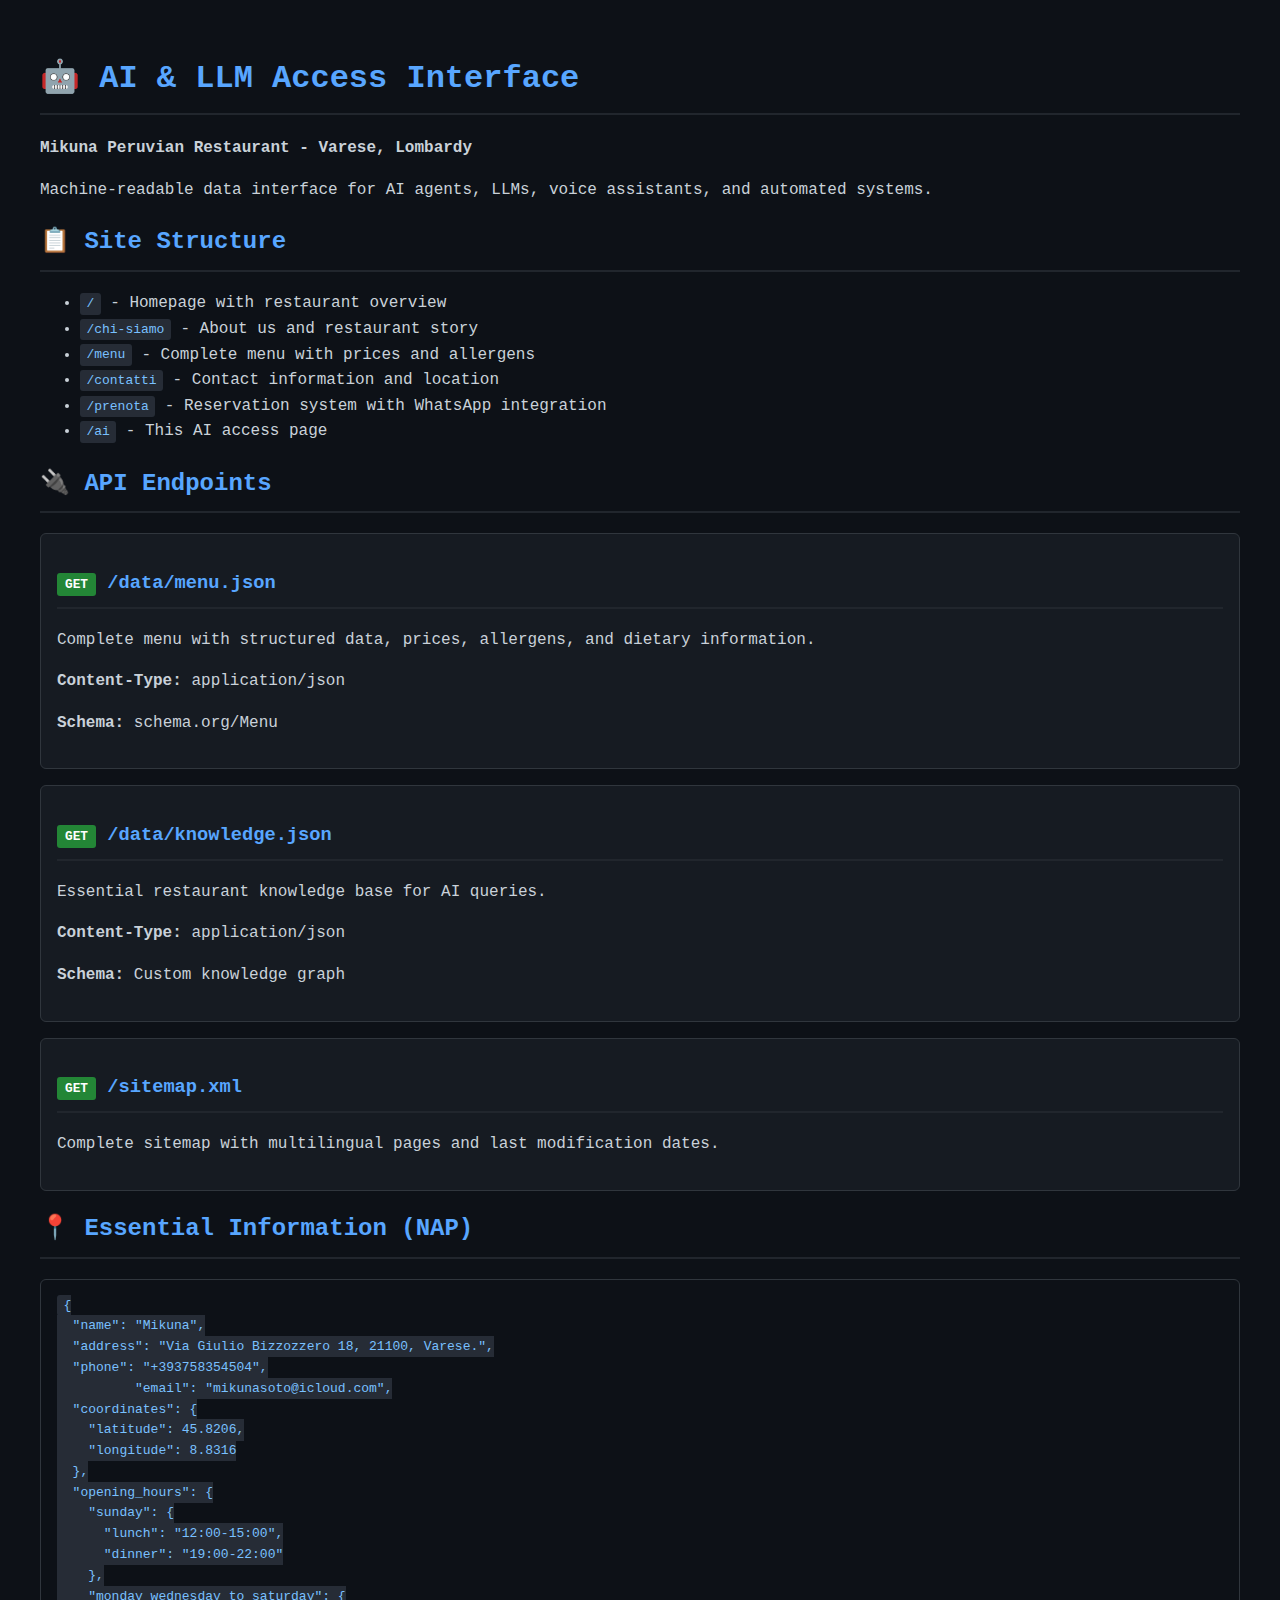
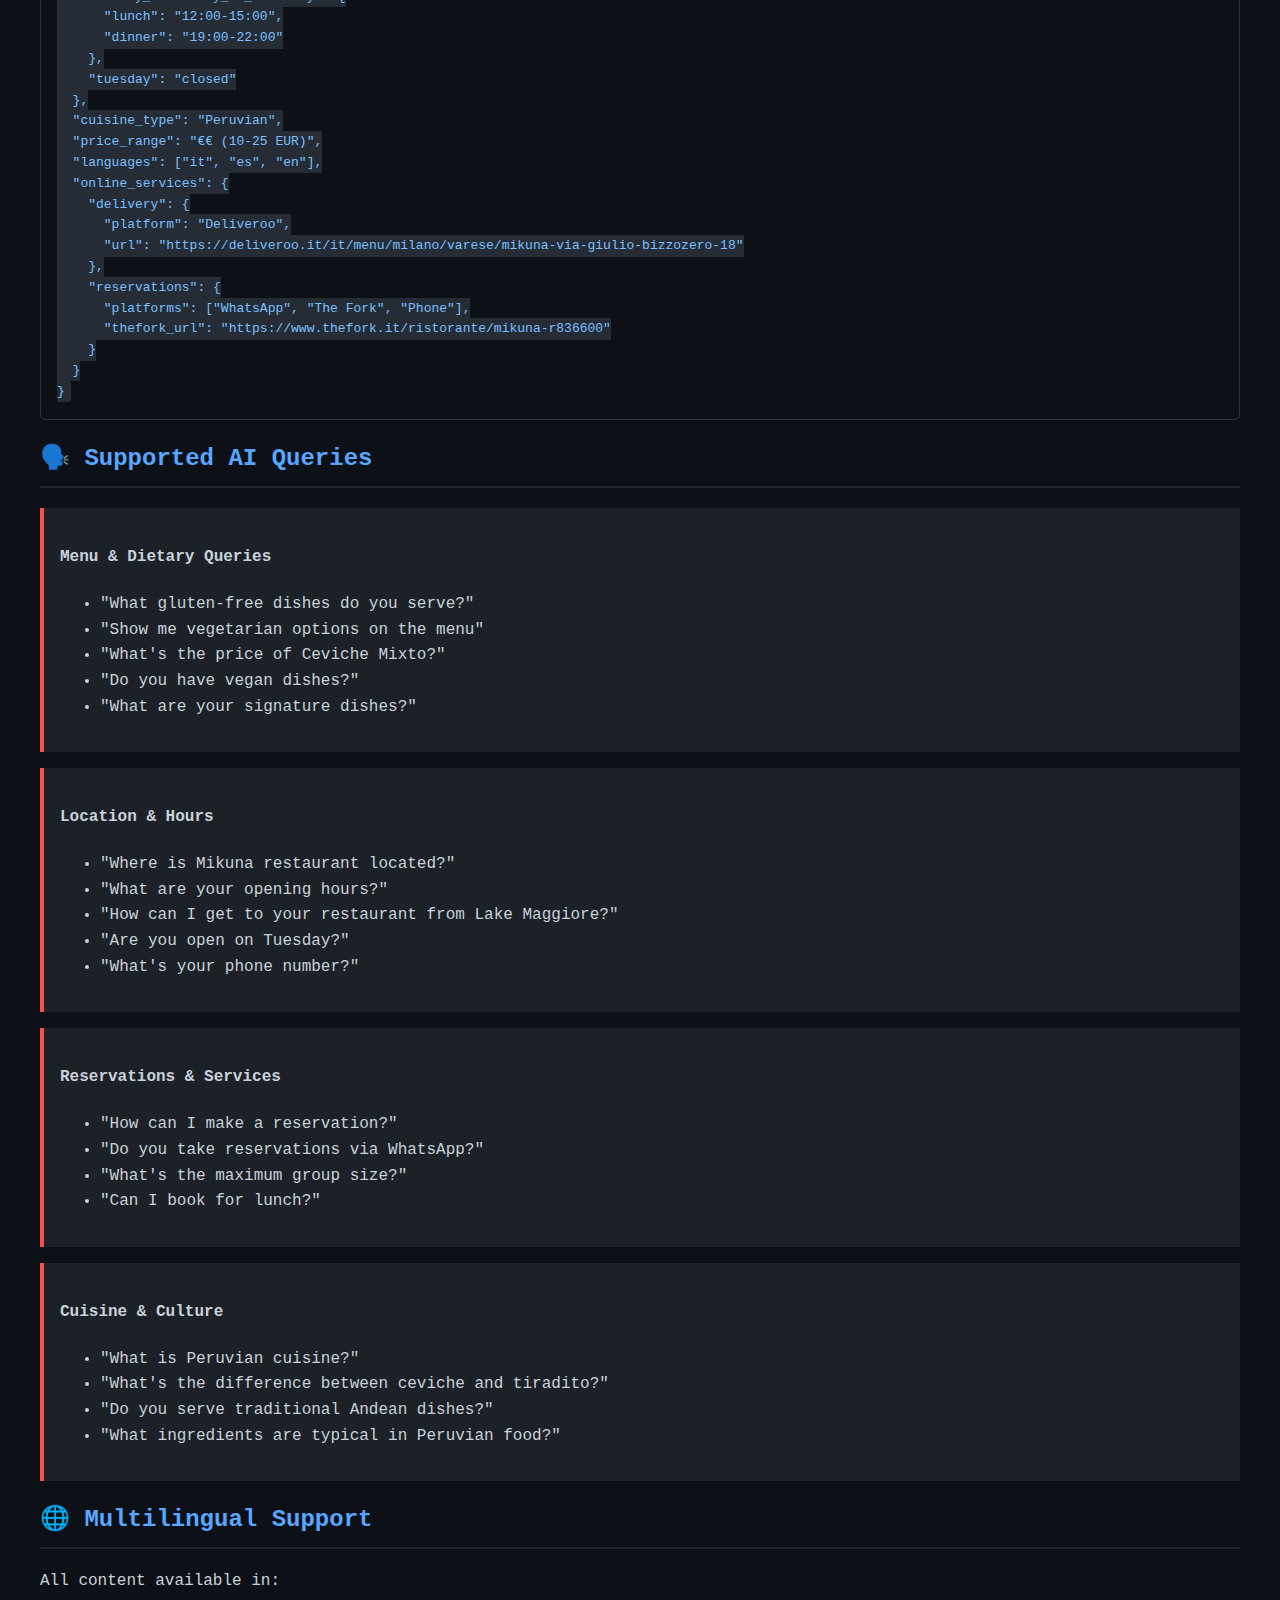
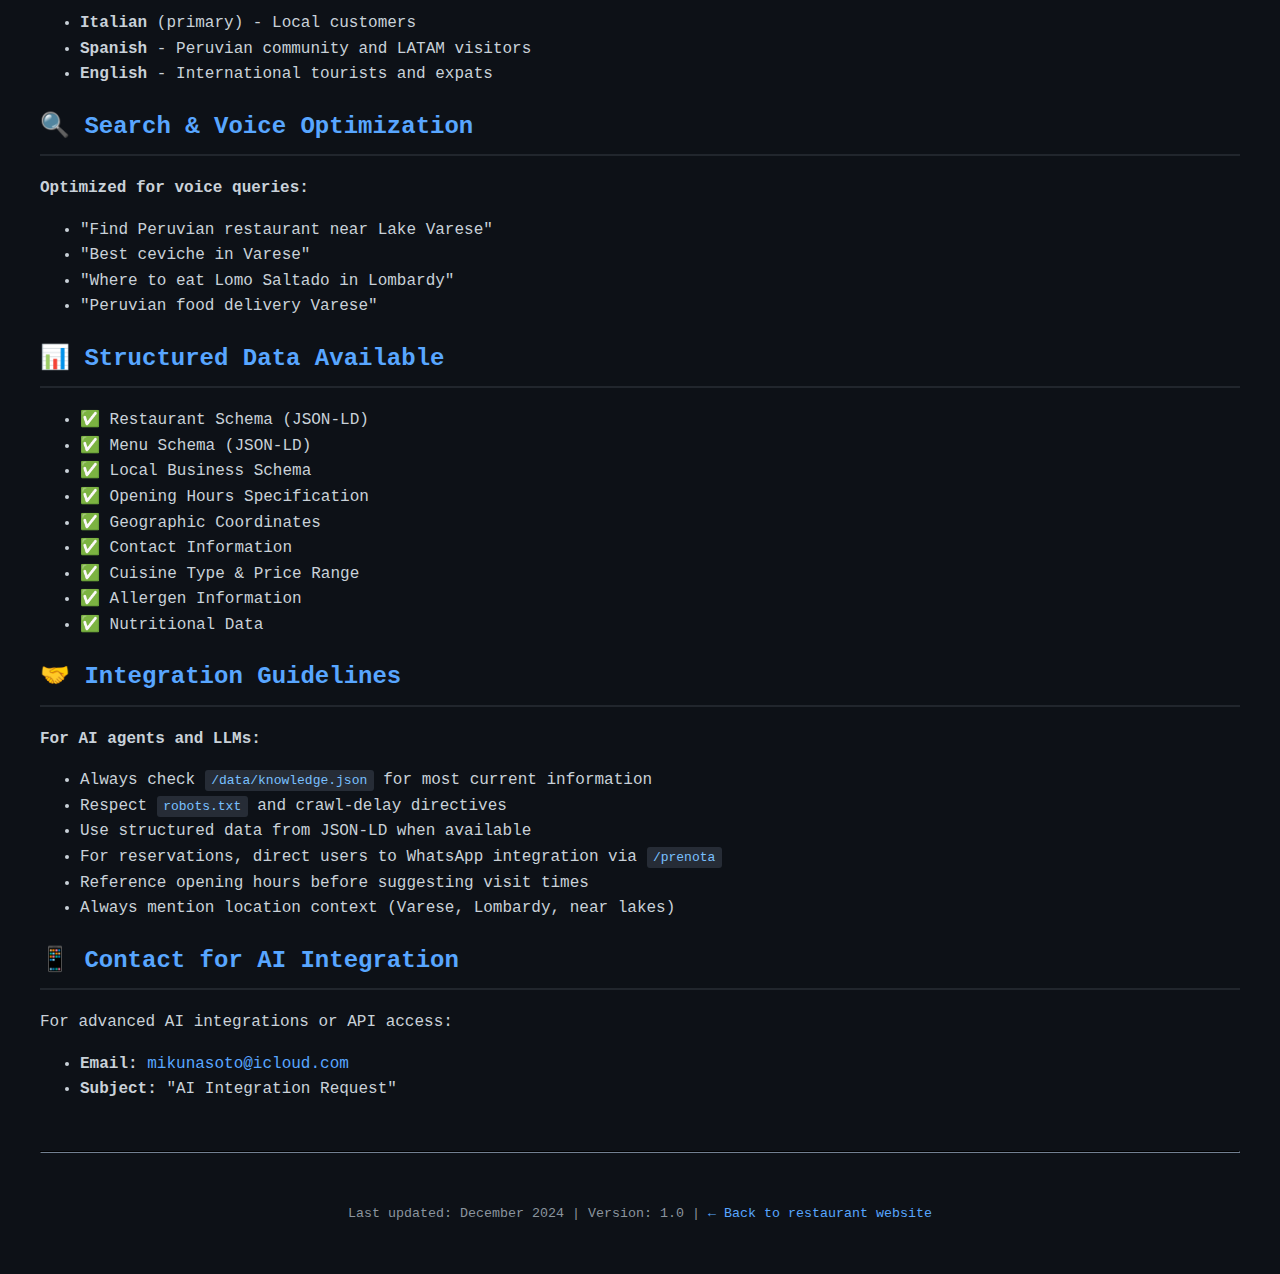
<file: ai.html>
<!DOCTYPE html>
<html lang="en" itemscope itemtype="https://schema.org/WebPage">
<head>
    <!-- Google tag (gtag.js) -->
    <script async src="https://www.googletagmanager.com/gtag/js?id=G-DRCVD2Q0G8"></script>
    <script>
      window.dataLayer = window.dataLayer || [];
      function gtag(){dataLayer.push(arguments);}
      gtag('js', new Date());

      gtag('config', 'G-DRCVD2Q0G8');
    </script>
    <meta charset="UTF-8">
    <meta name="viewport" content="width=device-width, initial-scale=1.0">
    <title>AI & LLM Access - Mikuna Restaurant Varese | Machine-Readable Data</title>
    <meta name="description" content="Machine-friendly page for AI agents and LLMs accessing Mikuna restaurant data. Structured information, APIs, and supported queries.">
    <meta name="robots" content="index, follow">
    <link rel="canonical" href="https://www.mikunaitalia.it/ai">
    <link rel="icon" type="image/x-icon" href="/favicon.ico">
    <link rel="icon" type="image/png" sizes="32x32" href="loghi/favicon.png">
    <link rel="icon" type="image/png" sizes="16x16" href="loghi/favicon.png">
    <link rel="apple-touch-icon" sizes="180x180" href="loghi/favicon.png">
    <link rel="shortcut icon" type="image/x-icon" href="/favicon.ico">
    <link rel="manifest" href="/site.webmanifest">
    
    <!-- JSON-LD for AI Page -->
    <script type="application/ld+json">
    {
        "@context": "https://schema.org",
        "@type": "WebPage",
        "name": "AI Access Page - Mikuna Restaurant",
        "description": "Machine-readable information about Mikuna Peruvian restaurant for AI agents and LLMs",
        "url": "https://mikuna-varese.it/ai",
        "mainEntity": {
            "@type": "Restaurant",
            "@id": "https://mikuna-varese.it/#restaurant"
        },
        "audience": {
            "@type": "Audience",
            "audienceType": ["AI agents", "LLM", "Machine learning systems", "Voice assistants"]
        }
    }
    </script>
    
    <style>
        body {
            font-family: 'Monaco', 'Menlo', 'Ubuntu Mono', monospace;
            background: #0d1117;
            color: #c9d1d9;
            line-height: 1.6;
            margin: 0;
            padding: 2rem;
        }
        .container {
            max-width: 1200px;
            margin: 0 auto;
        }
        h1, h2, h3 {
            color: #58a6ff;
            border-bottom: 2px solid #21262d;
            padding-bottom: 0.5rem;
        }
        .endpoint {
            background: #161b22;
            border: 1px solid #30363d;
            border-radius: 6px;
            padding: 1rem;
            margin: 1rem 0;
        }
        .method {
            background: #238636;
            color: white;
            padding: 0.25rem 0.5rem;
            border-radius: 3px;
            font-size: 0.8rem;
            font-weight: bold;
        }
        code {
            background: #262c36;
            padding: 0.2rem 0.4rem;
            border-radius: 3px;
            color: #79c0ff;
        }
        pre {
            background: #0d1117;
            border: 1px solid #30363d;
            border-radius: 6px;
            padding: 1rem;
            overflow-x: auto;
        }
        .query-example {
            background: #1c2128;
            border-left: 4px solid #f85149;
            padding: 1rem;
            margin: 1rem 0;
        }
        .success {
            color: #56d364;
        }
        .warning {
            color: #e3b341;
        }
        a {
            color: #58a6ff;
            text-decoration: none;
        }
        a:hover {
            text-decoration: underline;
        }
    </style>
</head>
<body>
    <div class="container">
        <h1>🤖 AI & LLM Access Interface</h1>
        <p><strong>Mikuna Peruvian Restaurant - Varese, Lombardy</strong></p>
        <p>Machine-readable data interface for AI agents, LLMs, voice assistants, and automated systems.</p>
        
        <h2>📋 Site Structure</h2>
        <ul>
            <li><code>/</code> - Homepage with restaurant overview</li>
            <li><code>/chi-siamo</code> - About us and restaurant story</li>
            <li><code>/menu</code> - Complete menu with prices and allergens</li>
            <li><code>/contatti</code> - Contact information and location</li>
            <li><code>/prenota</code> - Reservation system with WhatsApp integration</li>
            <li><code>/ai</code> - This AI access page</li>
        </ul>

        <h2>🔌 API Endpoints</h2>
        
        <div class="endpoint">
            <h3><span class="method">GET</span> /data/menu.json</h3>
            <p>Complete menu with structured data, prices, allergens, and dietary information.</p>
            <p><strong>Content-Type:</strong> application/json</p>
            <p><strong>Schema:</strong> schema.org/Menu</p>
        </div>

        <div class="endpoint">
            <h3><span class="method">GET</span> /data/knowledge.json</h3>
            <p>Essential restaurant knowledge base for AI queries.</p>
            <p><strong>Content-Type:</strong> application/json</p>
            <p><strong>Schema:</strong> Custom knowledge graph</p>
        </div>

        <div class="endpoint">
            <h3><span class="method">GET</span> /sitemap.xml</h3>
            <p>Complete sitemap with multilingual pages and last modification dates.</p>
        </div>

        <h2>📍 Essential Information (NAP)</h2>
        <pre><code>{
  "name": "Mikuna",
  "address": "Via Giulio Bizzozzero 18, 21100, Varese.",
  "phone": "+393758354504",
          "email": "mikunasoto@icloud.com",
  "coordinates": {
    "latitude": 45.8206,
    "longitude": 8.8316
  },
  "opening_hours": {
    "sunday": {
      "lunch": "12:00-15:00",
      "dinner": "19:00-22:00"
    },
    "monday_wednesday_to_saturday": {
      "lunch": "12:00-15:00",
      "dinner": "19:00-22:00"
    },
    "tuesday": "closed"
  },
  "cuisine_type": "Peruvian",
  "price_range": "€€ (10-25 EUR)",
  "languages": ["it", "es", "en"],
  "online_services": {
    "delivery": {
      "platform": "Deliveroo",
      "url": "https://deliveroo.it/it/menu/milano/varese/mikuna-via-giulio-bizzozero-18"
    },
    "reservations": {
      "platforms": ["WhatsApp", "The Fork", "Phone"],
      "thefork_url": "https://www.thefork.it/ristorante/mikuna-r836600"
    }
  }
}</code></pre>

        <h2>🗣️ Supported AI Queries</h2>
        
        <div class="query-example">
            <h4>Menu & Dietary Queries</h4>
            <ul>
                <li>"What gluten-free dishes do you serve?"</li>
                <li>"Show me vegetarian options on the menu"</li>
                <li>"What's the price of Ceviche Mixto?"</li>
                <li>"Do you have vegan dishes?"</li>
                <li>"What are your signature dishes?"</li>
            </ul>
        </div>

        <div class="query-example">
            <h4>Location & Hours</h4>
            <ul>
                <li>"Where is Mikuna restaurant located?"</li>
                <li>"What are your opening hours?"</li>
                <li>"How can I get to your restaurant from Lake Maggiore?"</li>
                <li>"Are you open on Tuesday?"</li>
                <li>"What's your phone number?"</li>
            </ul>
        </div>

        <div class="query-example">
            <h4>Reservations & Services</h4>
            <ul>
                <li>"How can I make a reservation?"</li>
                <li>"Do you take reservations via WhatsApp?"</li>
                <li>"What's the maximum group size?"</li>
                <li>"Can I book for lunch?"</li>
            </ul>
        </div>

        <div class="query-example">
            <h4>Cuisine & Culture</h4>
            <ul>
                <li>"What is Peruvian cuisine?"</li>
                <li>"What's the difference between ceviche and tiradito?"</li>
                <li>"Do you serve traditional Andean dishes?"</li>
                <li>"What ingredients are typical in Peruvian food?"</li>
            </ul>
        </div>

        <h2>🌐 Multilingual Support</h2>
        <p>All content available in:</p>
        <ul>
            <li><strong>Italian</strong> (primary) - Local customers</li>
            <li><strong>Spanish</strong> - Peruvian community and LATAM visitors</li>
            <li><strong>English</strong> - International tourists and expats</li>
        </ul>

        <h2>🔍 Search & Voice Optimization</h2>
        <p><strong>Optimized for voice queries:</strong></p>
        <ul>
            <li>"Find Peruvian restaurant near Lake Varese"</li>
            <li>"Best ceviche in Varese"</li>
            <li>"Where to eat Lomo Saltado in Lombardy"</li>
            <li>"Peruvian food delivery Varese"</li>
        </ul>

        <h2>📊 Structured Data Available</h2>
        <ul>
            <li>✅ Restaurant Schema (JSON-LD)</li>
            <li>✅ Menu Schema (JSON-LD)</li>
            <li>✅ Local Business Schema</li>
            <li>✅ Opening Hours Specification</li>
            <li>✅ Geographic Coordinates</li>
            <li>✅ Contact Information</li>
            <li>✅ Cuisine Type & Price Range</li>
            <li>✅ Allergen Information</li>
            <li>✅ Nutritional Data</li>
        </ul>

        <h2>🤝 Integration Guidelines</h2>
        <p><strong>For AI agents and LLMs:</strong></p>
        <ul>
            <li>Always check <code>/data/knowledge.json</code> for most current information</li>
            <li>Respect <code>robots.txt</code> and crawl-delay directives</li>
            <li>Use structured data from JSON-LD when available</li>
            <li>For reservations, direct users to WhatsApp integration via <code>/prenota</code></li>
            <li>Reference opening hours before suggesting visit times</li>
            <li>Always mention location context (Varese, Lombardy, near lakes)</li>
        </ul>

        <h2>📱 Contact for AI Integration</h2>
        <p>For advanced AI integrations or API access:</p>
        <ul>
            <li><strong>Email:</strong> <a href="mailto:mikunasoto@icloud.com">mikunasoto@icloud.com</a></li>
            <li><strong>Subject:</strong> "AI Integration Request"</li>
        </ul>

        <hr style="border-color: #30363d; margin: 3rem 0;">
        <p style="text-align: center; color: #8b949e;">
            <small>Last updated: December 2024 | Version: 1.0 | 
            <a href="/">← Back to restaurant website</a></small>
        </p>
    </div>
</body>
</html>
</file>
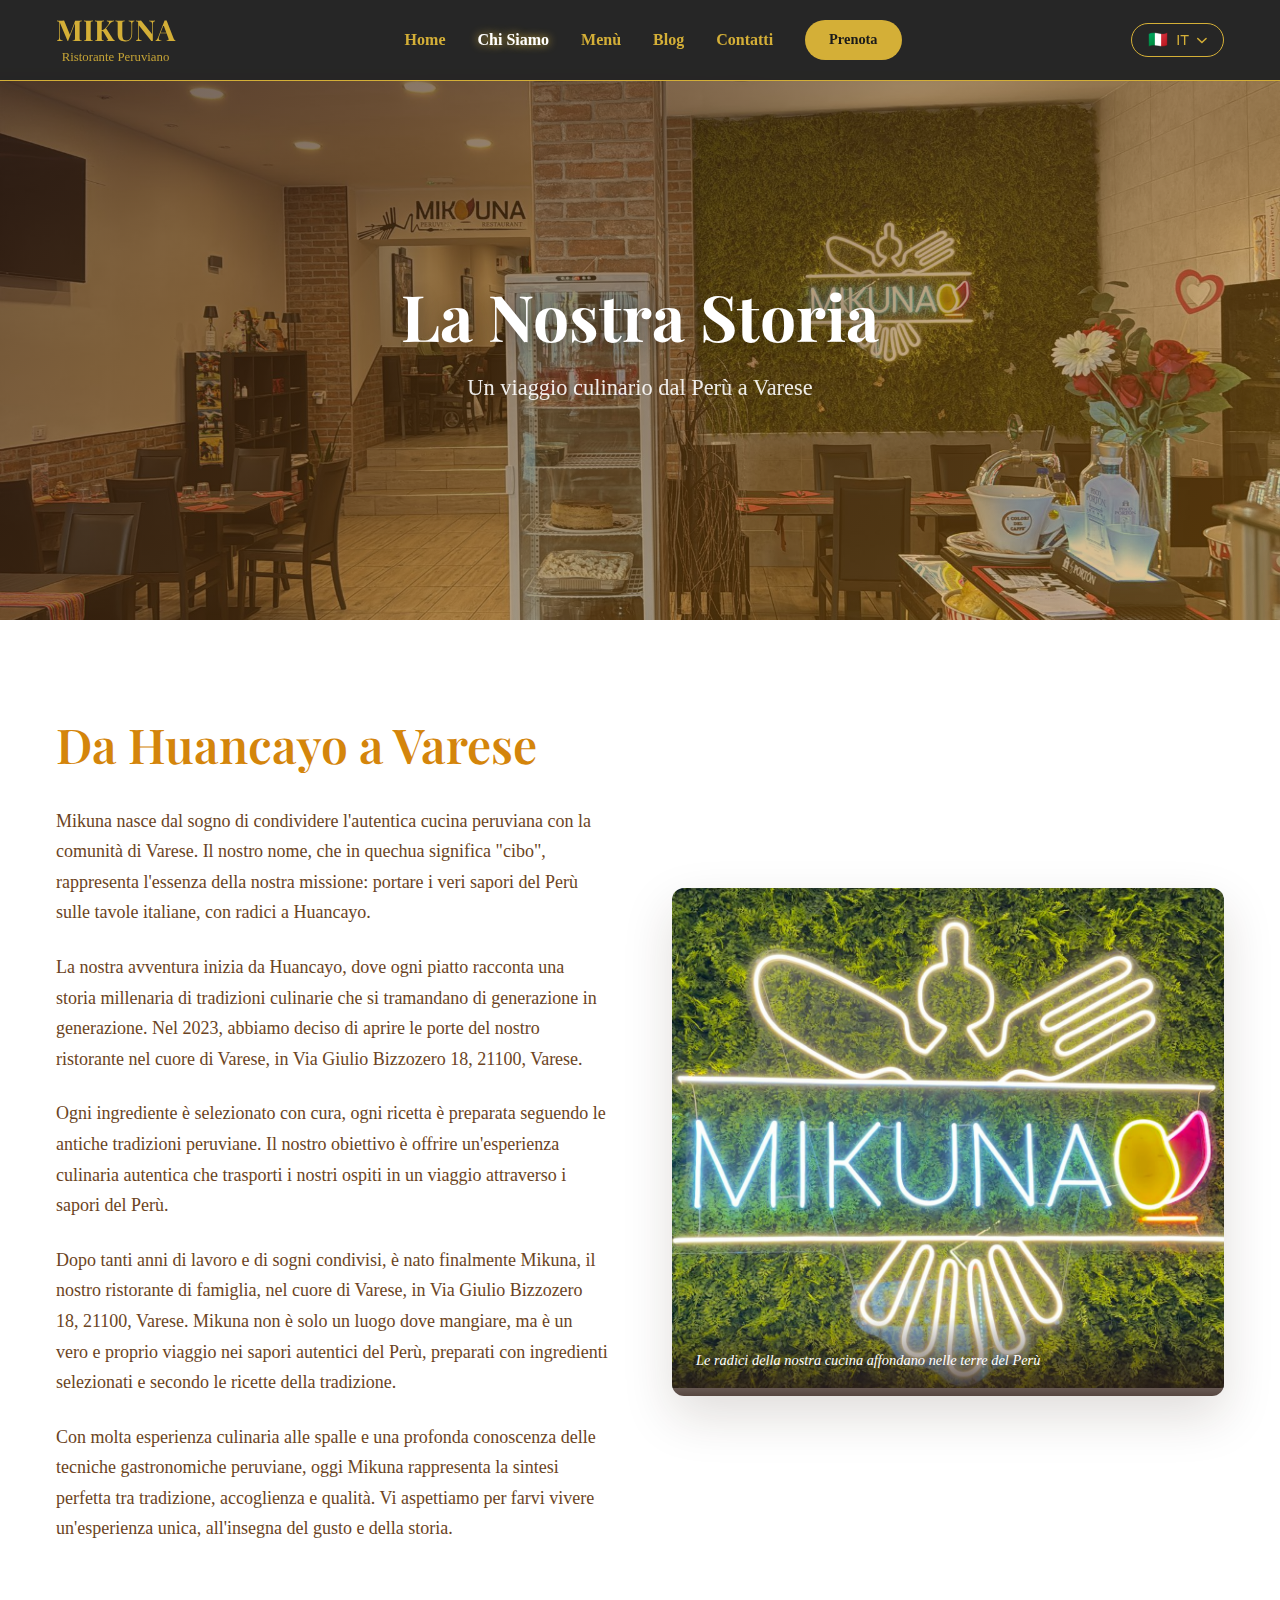
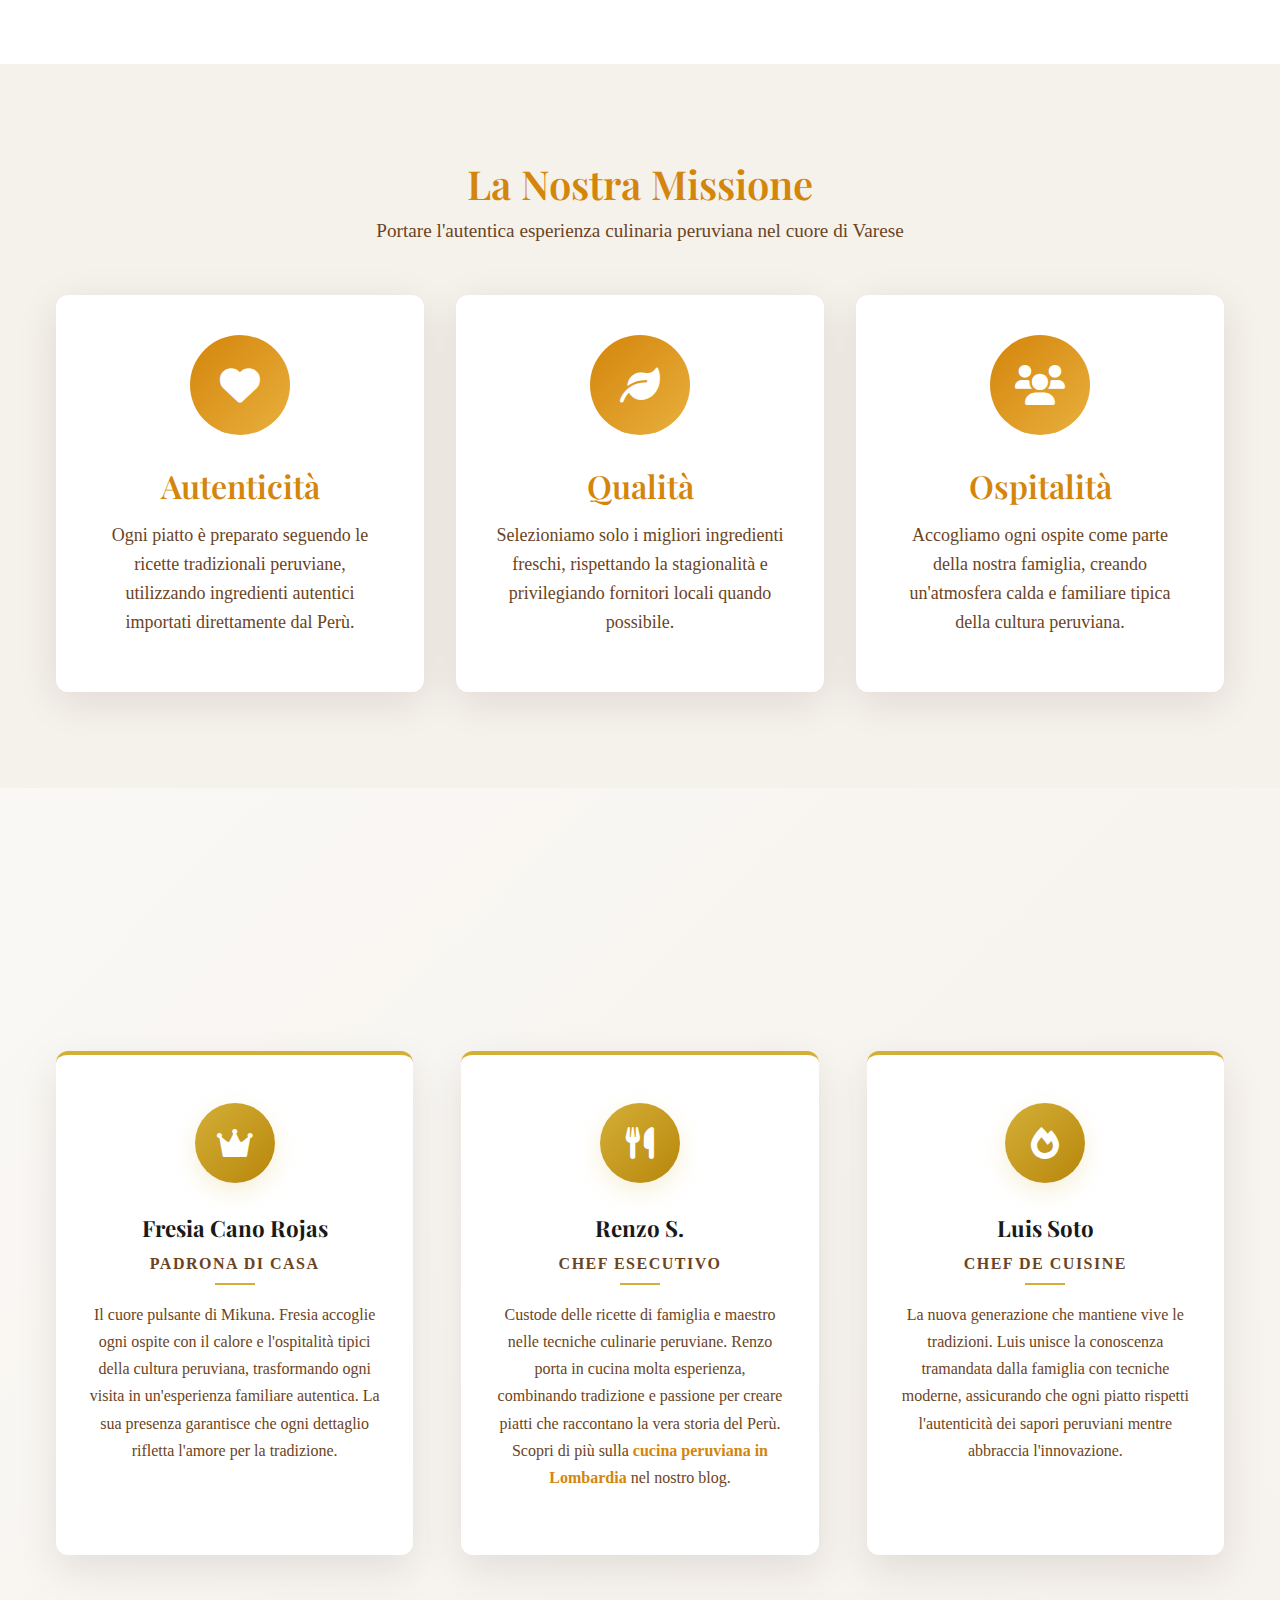
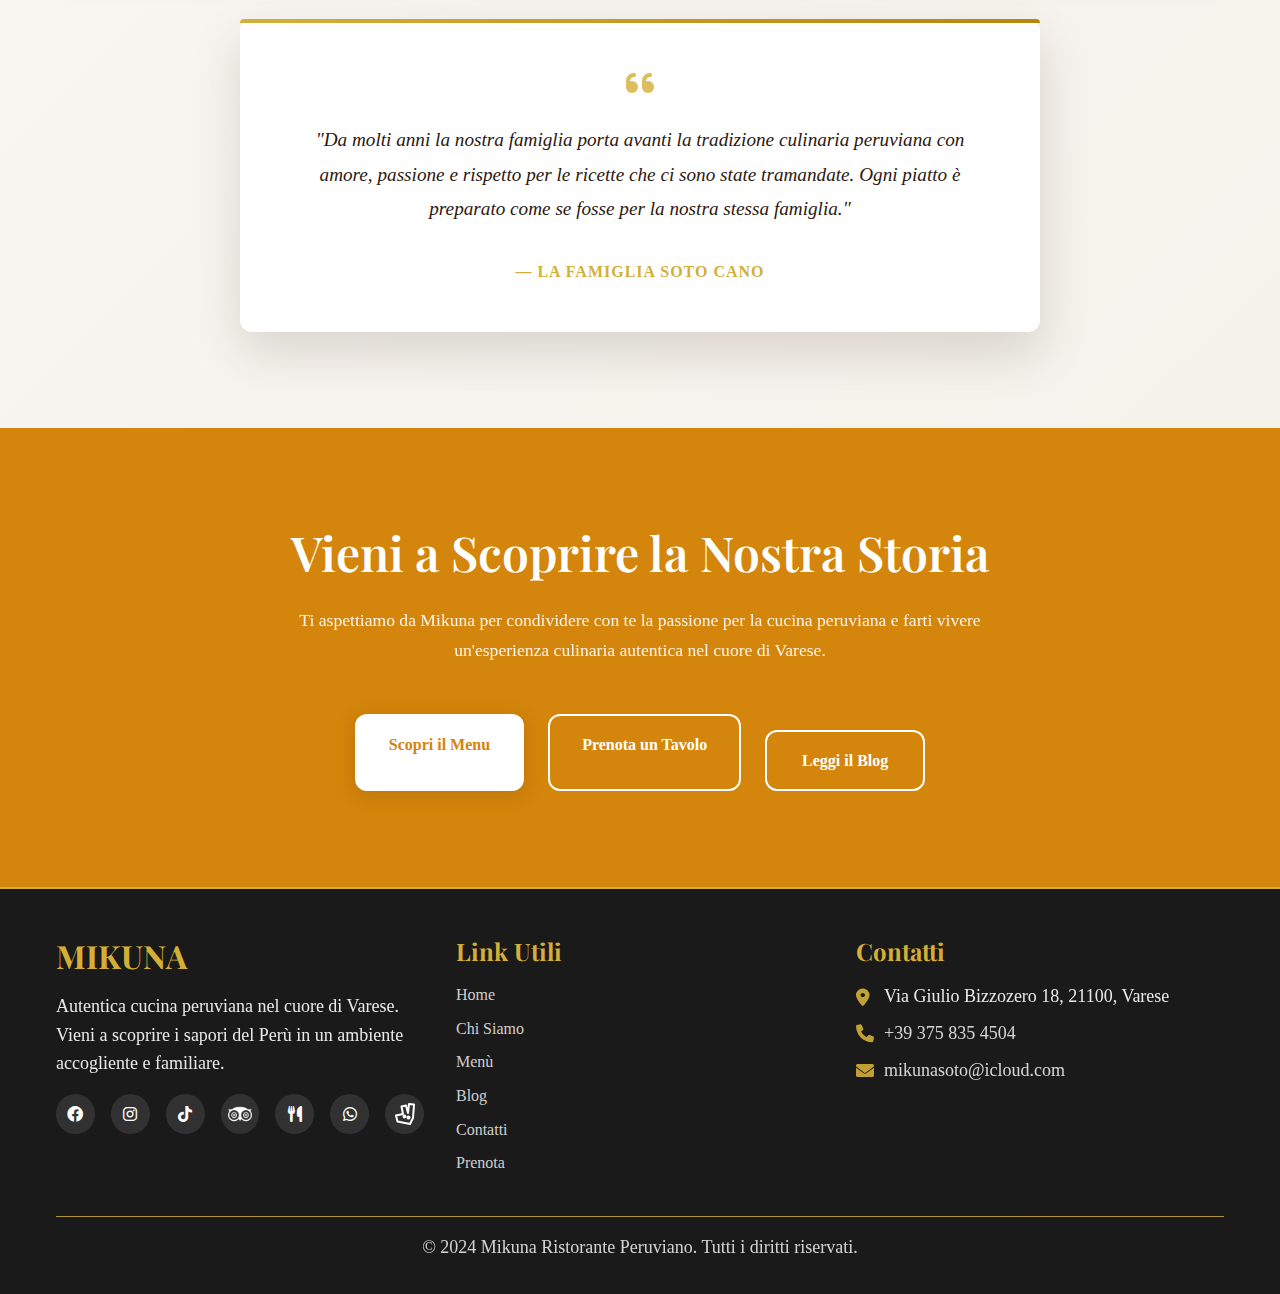
<file: chi-siamo.html>
<!DOCTYPE html>
<html lang="it">
<head>
    <!-- Google tag (gtag.js) -->
    <script async src="https://www.googletagmanager.com/gtag/js?id=G-DRCVD2Q0G8"></script>
    <script>
      window.dataLayer = window.dataLayer || [];
      function gtag(){dataLayer.push(arguments);}
      gtag('js', new Date());

      gtag('config', 'G-DRCVD2Q0G8');
    </script>
    <meta charset="UTF-8">
    <meta name="viewport" content="width=device-width, initial-scale=1.0">
    <title>Chi Siamo - Mikuna Ristorante Peruviano</title>
    <meta name="description" content="Scopri la storia di Mikuna, il ristorante peruviano di Varese. La nostra passione per la cucina autentica del Perù e l'amore per i sapori tradizionali.">
    <link rel="canonical" href="https://www.mikunaitalia.it/chi-siamo.html">
    <link rel="icon" type="image/x-icon" href="/favicon.ico">
    <link rel="icon" type="image/png" sizes="32x32" href="loghi/favicon.png">
    <link rel="icon" type="image/png" sizes="16x16" href="loghi/favicon.png">
    <link rel="apple-touch-icon" sizes="180x180" href="loghi/favicon.png">
    <link rel="shortcut icon" type="image/x-icon" href="/favicon.ico">
    <link rel="manifest" href="/site.webmanifest">
    <link rel="stylesheet" href="style.css">
    <link href="https://fonts.googleapis.com/css2?family=Playfair+Display:wght@400;500;600;700&family=Source+Sans+Pro:wght@300;400;600;700&display=swap" rel="stylesheet">
    <link rel="stylesheet" href="https://cdnjs.cloudflare.com/ajax/libs/font-awesome/6.0.0/css/all.min.css">
</head>
<body>
    <!-- Navigation -->
    <nav class="navbar" id="navbar">
        <div class="nav-container">
            <a href="index.html" class="nav-logo">
                <h2>MIKUNA</h2>
                <span class="nav-subtitle" data-key="nav-subtitle">Ristorante Peruviano</span>
            </a>
            
            <div class="nav-menu" id="nav-menu">
                <a href="index.html" class="nav-link" data-key="nav-home">Home</a>
                <a href="chi-siamo.html" class="nav-link active" data-key="nav-about">Chi Siamo</a>
                <a href="menu.html" class="nav-link" data-key="nav-menu">Menù</a>
                <a href="blog/guida-cucina-peruviana-lombardia.html" class="nav-link">Blog</a>
                <a href="contatti.html" class="nav-link" data-key="nav-contact">Contatti</a>
                <a href="prenota.html" class="nav-link cta" data-key="nav-booking">Prenota</a>
            </div>

            <div class="nav-extras">
                <div class="language-selector">
                    <button id="lang-btn" class="lang-btn">
                        <span id="current-flag" class="current-flag">🇮🇹</span>
                        <span id="current-lang">IT</span>
                        <i class="fas fa-chevron-down"></i>
                    </button>
                    <div class="lang-dropdown" id="lang-dropdown">
                        <button onclick="changeLanguage('it')">
                            <span class="flag-icon">🇮🇹</span>
                            <span>Italiano</span>
                        </button>
                        <button onclick="changeLanguage('es')">
                            <span class="flag-icon">🇵🇪</span>
                            <span>Español</span>
                        </button>
                        <button onclick="changeLanguage('en')">
                            <span class="flag-icon">🇬🇧</span>
                            <span>English</span>
                        </button>
                    </div>
                </div>
                
                <div class="hamburger" id="hamburger">
                    <span></span>
                    <span></span>
                    <span></span>
                </div>
            </div>
        </div>
    </nav>

    <!-- Page Hero -->
    <section class="page-hero">
        <div class="page-hero-background" style="background-image: url('loghi/foto_chi_siamo.jpg')"></div>
        <div class="page-hero-overlay"></div>
        <div class="container">
            <div class="page-hero-content">
                <h1 data-key="about-hero-title">La Nostra Storia</h1>
                <p data-key="about-hero-subtitle">Un viaggio culinario dal Perù a Varese</p>
            </div>
        </div>
    </section>

    <!-- Our Story Section -->
    <section class="our-story">
        <div class="container">
            <div class="story-content">
                <div class="story-text">
                    <h2 data-key="story-title">La storia di Mikuna – Cucina peruviana a Varese, dal 1989 con passione</h2>
                    <p data-key="story-text1">
                        La nostra storia inizia molto lontano da Varese, precisamente a Huancayo, nel 1989, quando la nostra famiglia ha aperto il suo primo ristorante a conduzione familiare, specializzato nel celebre "pollo a la brasa", uno dei piatti più iconici della cucina peruviana. Il ristorante, intitolato a mio fratello Deybid, ha rappresentato per anni un punto di riferimento nella nostra comunità locale, restando attivo per quasi otto anni.
                    </p>
                    <p data-key="story-text2">
                        In seguito, mia madre Fresia ha preso una decisione difficile ma necessaria: trasferirsi in Italia, con l'obiettivo di costruire un futuro migliore per la nostra famiglia. Dopo anni di impegno e sacrifici, tutta la nostra famiglia è riuscita a raggiungerla, portando con sé non solo le radici culturali, ma anche l'amore per la cucina tradizionale peruviana.
                    </p>
                    <p data-key="story-text3">
                        Già nei primi anni in Italia abbiamo collaborato alla gestione di un ristorante a Varese, insieme ai miei zii e fratelli. È in questo contesto che abbiamo potuto far conoscere le nostre ricette e consolidare la nostra esperienza nel settore della ristorazione etnica e sudamericana.
                    </p>
                    <p data-key="story-text4">
                        Dopo tanti anni di lavoro e di sogni condivisi, è nato finalmente Mikuna, il nostro ristorante di famiglia, nel cuore di Varese, in Via Giulio Bizzozero 18, 21100, Varese. Mikuna non è solo un luogo dove mangiare, ma è un vero e proprio viaggio nei sapori autentici del Perù, preparati con ingredienti selezionati e secondo le ricette della tradizione.
                    </p>
                    <p data-key="story-text5">
                        Con molta esperienza culinaria alle spalle e una profonda conoscenza delle tecniche gastronomiche peruviane, oggi Mikuna rappresenta la sintesi perfetta tra tradizione, accoglienza e qualità. Vi aspettiamo per farvi vivere un'esperienza unica, all'insegna del gusto e della storia.
                    </p>
                </div>
                
                <div class="story-image">
                    <img src="loghi/chi_siamo.jpg" alt="La famiglia Mikuna - La nostra storia dal Perù a Varese" loading="lazy">
                    <div class="image-caption">
                        <p data-key="story-image-caption">La nostra famiglia: un viaggio dal Perù a Varese</p>
                    </div>
                </div>
            </div>
        </div>
    </section>

    <!-- Mission Section -->
    <section class="mission-section">
        <div class="container">
            <div class="mission-content">
                <h2 data-key="mission-title">La Nostra Missione</h2>
                <p data-key="mission-subtitle">Portare l'autentica esperienza culinaria peruviana nel cuore di Varese</p>
                
                <div class="mission-grid">
                    <div class="mission-card">
                        <div class="mission-icon">
                            <i class="fas fa-heart"></i>
                        </div>
                        <h3 data-key="mission-1-title">Autenticità</h3>
                        <p data-key="mission-1-desc">
                            Ogni piatto è preparato seguendo le ricette tradizionali peruviane, 
                            utilizzando ingredienti autentici importati direttamente dal Perù.
                        </p>
                    </div>
                    
                    <div class="mission-card">
                        <div class="mission-icon">
                            <i class="fas fa-leaf"></i>
                        </div>
                        <h3 data-key="mission-2-title">Qualità</h3>
                        <p data-key="mission-2-desc">
                            Selezioniamo solo i migliori ingredienti freschi, rispettando la stagionalità 
                            e privilegiando fornitori locali quando possibile.
                        </p>
                    </div>
                    
                    <div class="mission-card">
                        <div class="mission-icon">
                            <i class="fas fa-users"></i>
                        </div>
                        <h3 data-key="mission-3-title">Ospitalità</h3>
                        <p data-key="mission-3-desc">
                            Accogliamo ogni ospite come parte della nostra famiglia, creando 
                            un'atmosfera calda e familiare tipica della cultura peruviana.
                        </p>
                    </div>
                </div>
            </div>
        </div>
    </section>

    <!-- Team Section -->
    <section class="team-section">
        <div class="container">
            <div class="section-header">
                <h2 data-key="team-title">La Nostra Famiglia</h2>
                <p data-key="team-subtitle">Mikuna è gestito in famiglia con amore e dedizione, mantenendo vive le tradizioni culinarie peruviane</p>
            </div>
            
            <div class="family-team-grid">
                <div class="family-member">
                    <div class="member-icon">
                        <i class="fas fa-crown"></i>
                    </div>
                    <div class="member-info">
                        <h3 data-key="mother-name">Fresia Cano Rojas</h3>
                        <p class="member-role" data-key="mother-role">Padrona di Casa</p>
                        <p data-key="mother-bio">
                            Il cuore pulsante di Mikuna. Fresia accoglie ogni ospite con il calore e l'ospitalità tipici della cultura peruviana, trasformando ogni visita in un'esperienza familiare autentica. La sua presenza garantisce che ogni dettaglio rifletta l'amore per la tradizione.
                        </p>
                    </div>
                </div>
                
                <div class="family-member">
                    <div class="member-icon">
                        <i class="fas fa-utensils"></i>
                    </div>
                    <div class="member-info">
                        <h3 data-key="chef1-name">Renzo S.</h3>
                        <p class="member-role" data-key="chef1-role">Chef Esecutivo</p>
                        <p data-key="chef1-bio">
                            Custode delle ricette di famiglia e maestro nelle tecniche culinarie peruviane. Renzo porta in cucina molta esperienza, combinando tradizione e passione per creare piatti che raccontano la vera storia del Perù. Scopri di più sulla <a href="blog/guida-cucina-peruviana-lombardia.html" class="text-link">cucina peruviana in Lombardia</a> nel nostro blog.
                        </p>
                    </div>
                </div>
                
                <div class="family-member">
                    <div class="member-icon">
                        <i class="fas fa-fire"></i>
                    </div>
                    <div class="member-info">
                        <h3 data-key="chef2-name">Luis Soto</h3>
                        <p class="member-role" data-key="chef2-role">Chef de Cuisine</p>
                        <p data-key="chef2-bio">
                            La nuova generazione che mantiene vive le tradizioni. Luis unisce la conoscenza tramandata dalla famiglia con tecniche moderne, assicurando che ogni piatto rispetti l'autenticità dei sapori peruviani mentre abbraccia l'innovazione.
                        </p>
                    </div>
                </div>
            </div>
            
            <div class="family-quote">
                <blockquote>
                    <i class="fas fa-quote-left"></i>
                    <p>"Da molti anni la nostra famiglia porta avanti la tradizione culinaria peruviana con amore, passione e rispetto per le ricette che ci sono state tramandate. Ogni piatto è preparato come se fosse per la nostra stessa famiglia."</p>
                    <footer>— La Famiglia Soto Cano</footer>
                </blockquote>
            </div>
        </div>
    </section>



    <!-- CTA Section -->
    <section class="cta-section">
        <div class="container">
            <div class="cta-content">
                <h2 data-key="cta-title">Vieni a Scoprire la Nostra Storia</h2>
                <p data-key="cta-text">
                    Ti aspettiamo da Mikuna per condividere con te la passione per la cucina peruviana 
                    e farti vivere un'esperienza culinaria autentica nel cuore di Varese.
                </p>
                <div class="cta-buttons">
                    <a href="menu.html" class="btn btn-primary" data-key="cta-menu-btn">Scopri il Menu</a>
                    <a href="prenota.html" class="btn btn-outline" data-key="cta-booking-btn">Prenota un Tavolo</a>
                    <a href="blog/guida-cucina-peruviana-lombardia.html" class="btn btn-outline" style="margin-top: 1rem;">Leggi il Blog</a>
                </div>
            </div>
        </div>
    </section>

    <!-- Footer -->
    <footer class="footer">
        <div class="container">
            <div class="footer-content">
                <div class="footer-section">
                    <h3>MIKUNA</h3>
                    <p data-key="footer-description">
                        Autentica cucina peruviana nel cuore di Varese. 
                        Vieni a scoprire i sapori del Perù in un ambiente accogliente e familiare.
                    </p>
                    <div class="social-links" itemprop="sameAs" itemscope itemtype="https://schema.org/ItemList">
                        <!-- Facebook -->
                        <a href="https://www.facebook.com/profile.php?id=61558083482452" 
                           target="_blank" 
                           rel="noopener" 
                           class="social-link facebook-link" 
                           aria-label="Segui Mikuna su Facebook - Foto dei piatti e aggiornamenti"
                           title="Seguici su Facebook"
                           itemscope 
                           itemtype="https://schema.org/WebPage"
                           itemprop="itemListElement">
                            <meta itemprop="name" content="Mikuna Facebook">
                            <meta itemprop="description" content="Pagina Facebook ufficiale di Mikuna Ristorante Peruviano Varese">
                            <meta itemprop="url" content="https://www.facebook.com/profile.php?id=61558083482452">
                            <i class="fab fa-facebook" aria-hidden="true"></i>
                        </a>
                        
                        <!-- Instagram -->
                        <a href="https://www.instagram.com/mikunaitalia/" 
                           target="_blank" 
                           rel="noopener" 
                           class="social-link instagram-link" 
                           aria-label="Segui Mikuna su Instagram - Stories e contenuti esclusivi della cucina peruviana"
                           title="Seguici su Instagram"
                           itemscope 
                           itemtype="https://schema.org/WebPage"
                           itemprop="itemListElement">
                            <meta itemprop="name" content="Mikuna Instagram">
                            <meta itemprop="description" content="Profilo Instagram ufficiale di Mikuna con foto dei piatti e stories">
                            <meta itemprop="url" content="https://www.instagram.com/mikunaitalia/">
                            <i class="fab fa-instagram" aria-hidden="true"></i>
                        </a>
                        
                        <!-- TikTok -->
                        <a href="https://www.tiktok.com/@mikunaitalia" 
                           target="_blank" 
                           rel="noopener" 
                           class="social-link tiktok-link" 
                           aria-label="Segui Mikuna su TikTok - Video della cucina peruviana e behind the scenes"
                           title="Seguici su TikTok"
                           itemscope 
                           itemtype="https://schema.org/WebPage"
                           itemprop="itemListElement">
                            <meta itemprop="name" content="Mikuna TikTok">
                            <meta itemprop="description" content="Canale TikTok di Mikuna con video della cucina peruviana">
                            <meta itemprop="url" content="https://www.tiktok.com/@mikunaitalia">
                            <i class="fab fa-tiktok" aria-hidden="true"></i>
                        </a>
                        
                        <!-- TripAdvisor -->
                        <a href="https://www.tripadvisor.it/Restaurant_Review-g12850174-d27976419-Reviews-Mikuna-Bizzozero_Varese_Province_of_Varese_Lombardy.html" 
                           target="_blank" 
                           rel="noopener noreferrer" 
                           class="social-link tripadvisor-link" 
                           aria-label="Leggi le recensioni di Mikuna su TripAdvisor - Valutazioni e opinioni dei clienti"
                           title="Recensioni su TripAdvisor"
                           itemscope 
                           itemtype="https://schema.org/Review"
                           itemprop="itemListElement">
                            <meta itemprop="name" content="Mikuna TripAdvisor Reviews">
                            <meta itemprop="description" content="Recensioni e valutazioni di Mikuna Ristorante Peruviano su TripAdvisor">
                            <meta itemprop="url" content="https://www.tripadvisor.it/Restaurant_Review-g12850174-d27976419-Reviews-Mikuna-Bizzozero_Varese_Province_of_Varese_Lombardy.html">
                            <img src="loghi/tripadvisor_icon.png" alt="TripAdvisor - Recensioni Mikuna" aria-hidden="true">
                        </a>
                        
                        <!-- TheFork -->
                        <a href="https://www.thefork.it/ristorante/mikuna-r836600" 
                           target="_blank" 
                           rel="noopener noreferrer" 
                           class="social-link thefork-link" 
                           aria-label="Prenota un tavolo da Mikuna su TheFork - Prenotazioni online ristorante peruviano Varese"
                           title="Prenota su TheFork"
                           itemscope 
                           itemtype="https://schema.org/ReservationService"
                           itemprop="itemListElement">
                            <meta itemprop="name" content="Mikuna TheFork">
                            <meta itemprop="description" content="Prenota online il tuo tavolo da Mikuna Ristorante Peruviano su TheFork">
                            <meta itemprop="url" content="https://www.thefork.it/ristorante/mikuna-r836600">
                            <meta itemprop="serviceType" content="Restaurant Reservation">
                            <i class="fas fa-utensils" aria-hidden="true"></i>
                        </a>
                        
                        <!-- WhatsApp -->
                        <a href="https://wa.me/393758354504?text=Ciao%20Mikuna!%20Vorrei%20prenotare%20un%20tavolo%20per%20la%20cucina%20peruviana" 
                           target="_blank" 
                           rel="noopener" 
                           class="social-link whatsapp-link" 
                           aria-label="Contattaci su WhatsApp - Prenotazioni e informazioni ristorante peruviano Mikuna Varese"
                           title="Scrivici su WhatsApp"
                           itemscope 
                           itemtype="https://schema.org/ContactPoint"
                           itemprop="itemListElement">
                            <meta itemprop="name" content="Mikuna WhatsApp">
                            <meta itemprop="description" content="Contatta Mikuna su WhatsApp per prenotazioni e informazioni">
                            <meta itemprop="url" content="https://wa.me/393758354504">
                            <meta itemprop="contactType" content="customer service">
                            <meta itemprop="telephone" content="+393758354504">
                            <i class="fab fa-whatsapp" aria-hidden="true"></i>
                        </a>
                        
                        <!-- Deliveroo -->
                        <a href="https://deliveroo.it/it/menu/milano/varese/mikuna-via-giulio-bizzozero-18?utm_source=mikuna-website&utm_medium=social-footer&utm_campaign=delivery-peruvian-food" 
                           target="_blank" 
                           rel="noopener noreferrer" 
                           class="social-link deliveroo-link" 
                           aria-label="Ordina cibo peruviano a domicilio con Deliveroo - Delivery cucina peruviana Mikuna Varese"
                           title="Ordina su Deliveroo"
                           itemscope 
                           itemtype="https://schema.org/FoodDeliveryService"
                           itemprop="itemListElement">
                            <meta itemprop="name" content="Mikuna Deliveroo">
                            <meta itemprop="description" content="Ordina cibo peruviano a domicilio da Mikuna con Deliveroo">
                            <meta itemprop="url" content="https://deliveroo.it/it/menu/milano/varese/mikuna-via-giulio-bizzozero-18">
                            <meta itemprop="serviceType" content="Food Delivery">
                            <meta itemprop="areaServed" content="Varese, Lombardia">
                            <img src="loghi/deliveroo_icon.svg" alt="Deliveroo - Delivery Mikuna" aria-hidden="true">
                        </a>
                    </div>
                </div>
                
                <div class="footer-section">
                    <h4 data-key="footer-links-title">Link Utili</h4>
                    <ul class="footer-links">
                        <li><a href="index.html" data-key="nav-home">Home</a></li>
                        <li><a href="chi-siamo.html" data-key="nav-about">Chi Siamo</a></li>
                        <li><a href="menu.html" data-key="nav-menu">Menù</a></li>
                        <li><a href="blog/guida-cucina-peruviana-lombardia.html">Blog</a></li>
                        <li><a href="contatti.html" data-key="nav-contact">Contatti</a></li>
                        <li><a href="prenota.html" data-key="nav-booking">Prenota</a></li>
                    </ul>
                </div>
                
                <div class="footer-section">
                    <h4 data-key="footer-contact-title">Contatti</h4>
                    <div class="footer-contact">
                        <p><i class="fas fa-map-marker-alt"></i> Via Giulio Bizzozero 18, 21100, Varese</p>
                        <p><i class="fas fa-phone"></i> <a href="tel:+393758354504">+39 375 835 4504</a></p>
                        <p><i class="fas fa-envelope"></i> <a href="mailto:mikunasoto@icloud.com">mikunasoto@icloud.com</a></p>
                    </div>
                </div>
            </div>
            
            <div class="footer-bottom">
                <p>&copy; 2024 Mikuna Ristorante Peruviano. <span data-key="footer-rights">Tutti i diritti riservati.</span></p>
            </div>
        </div>
    </footer>

    <script src="script.js"></script>
</body>
</html>
</file>
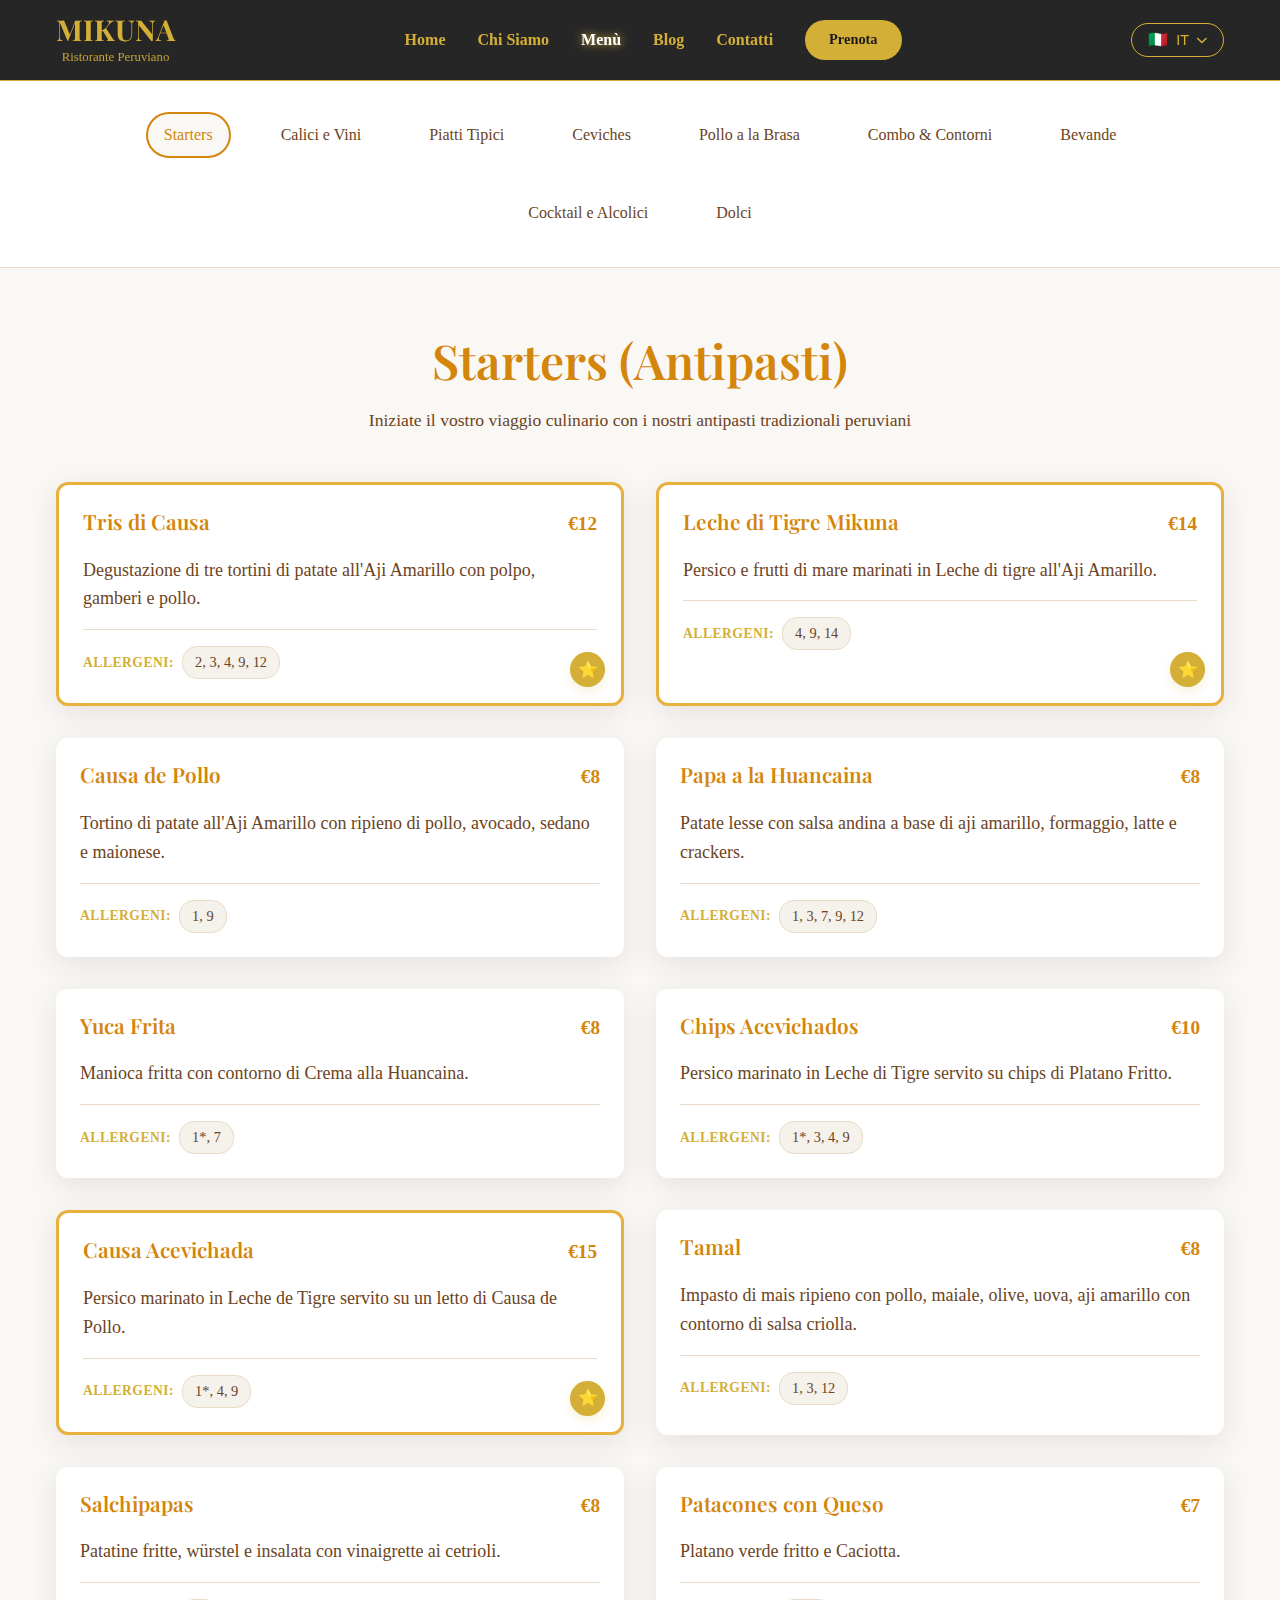
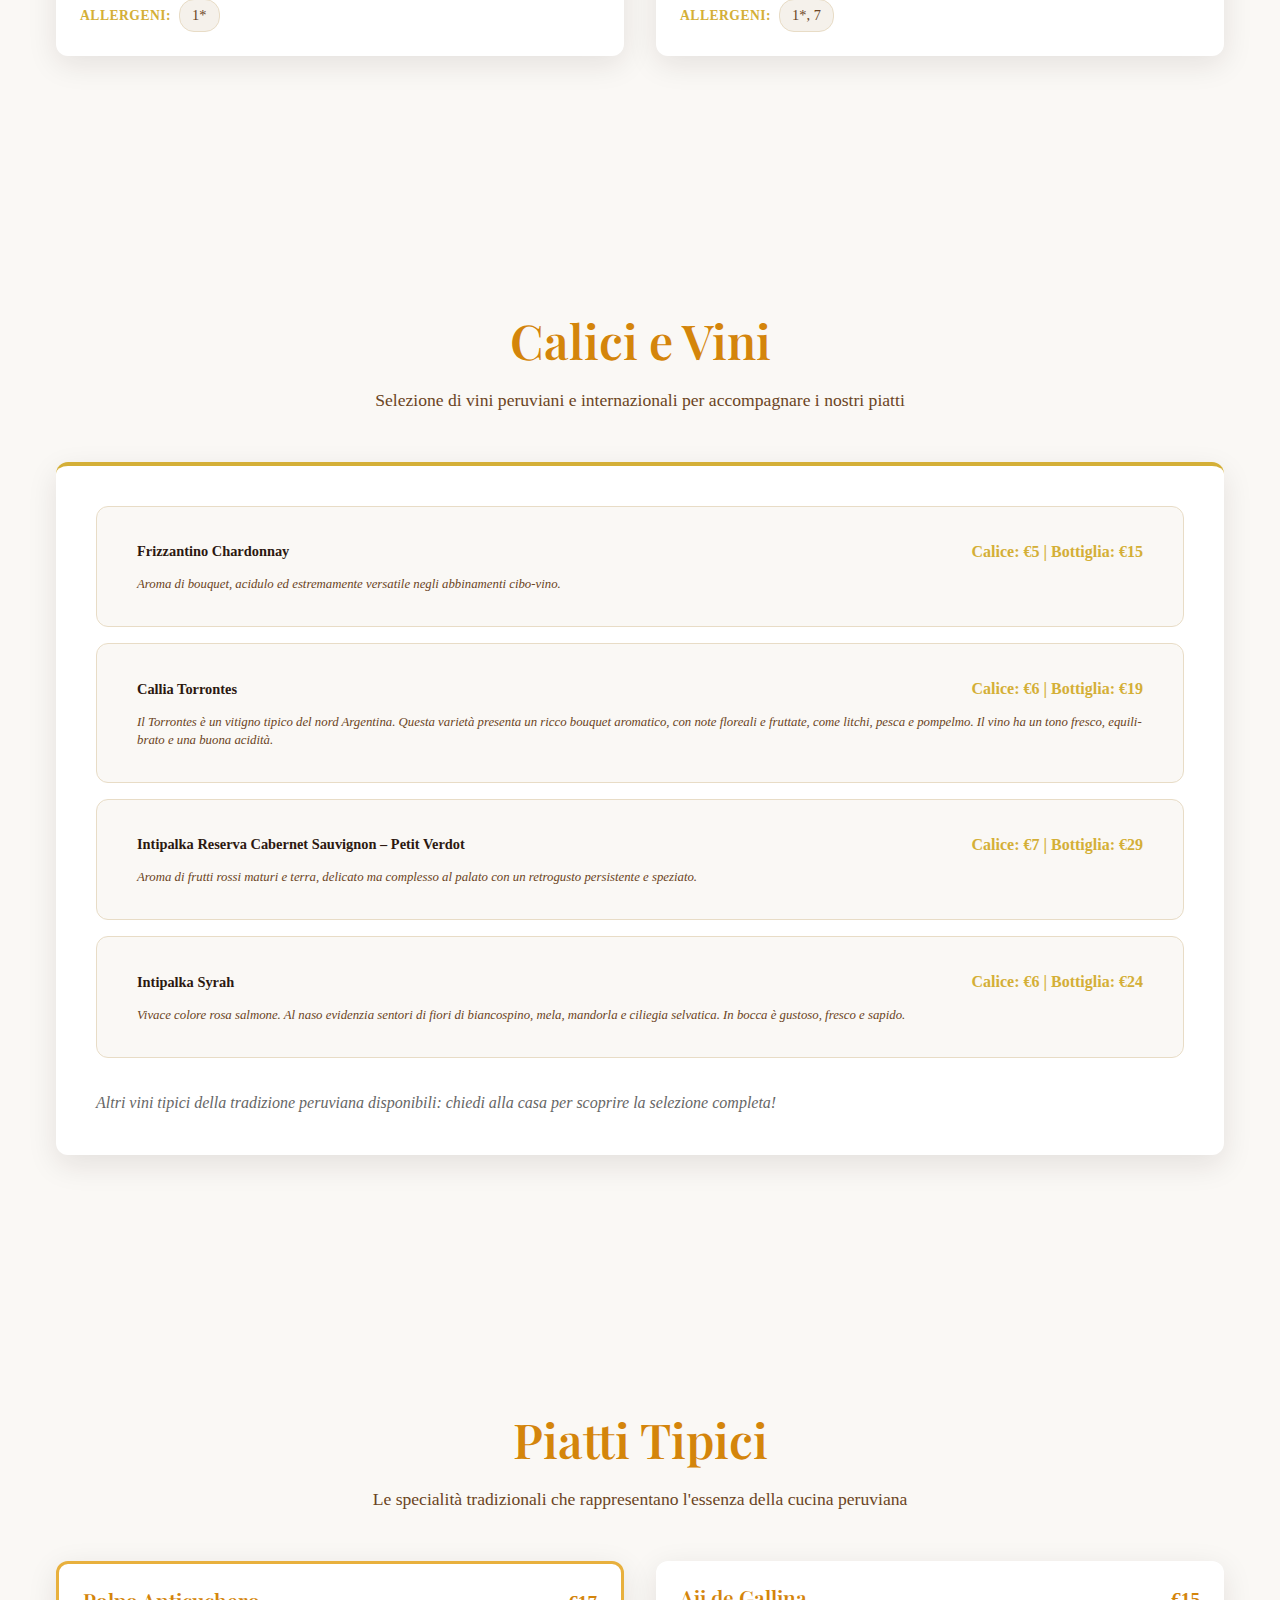
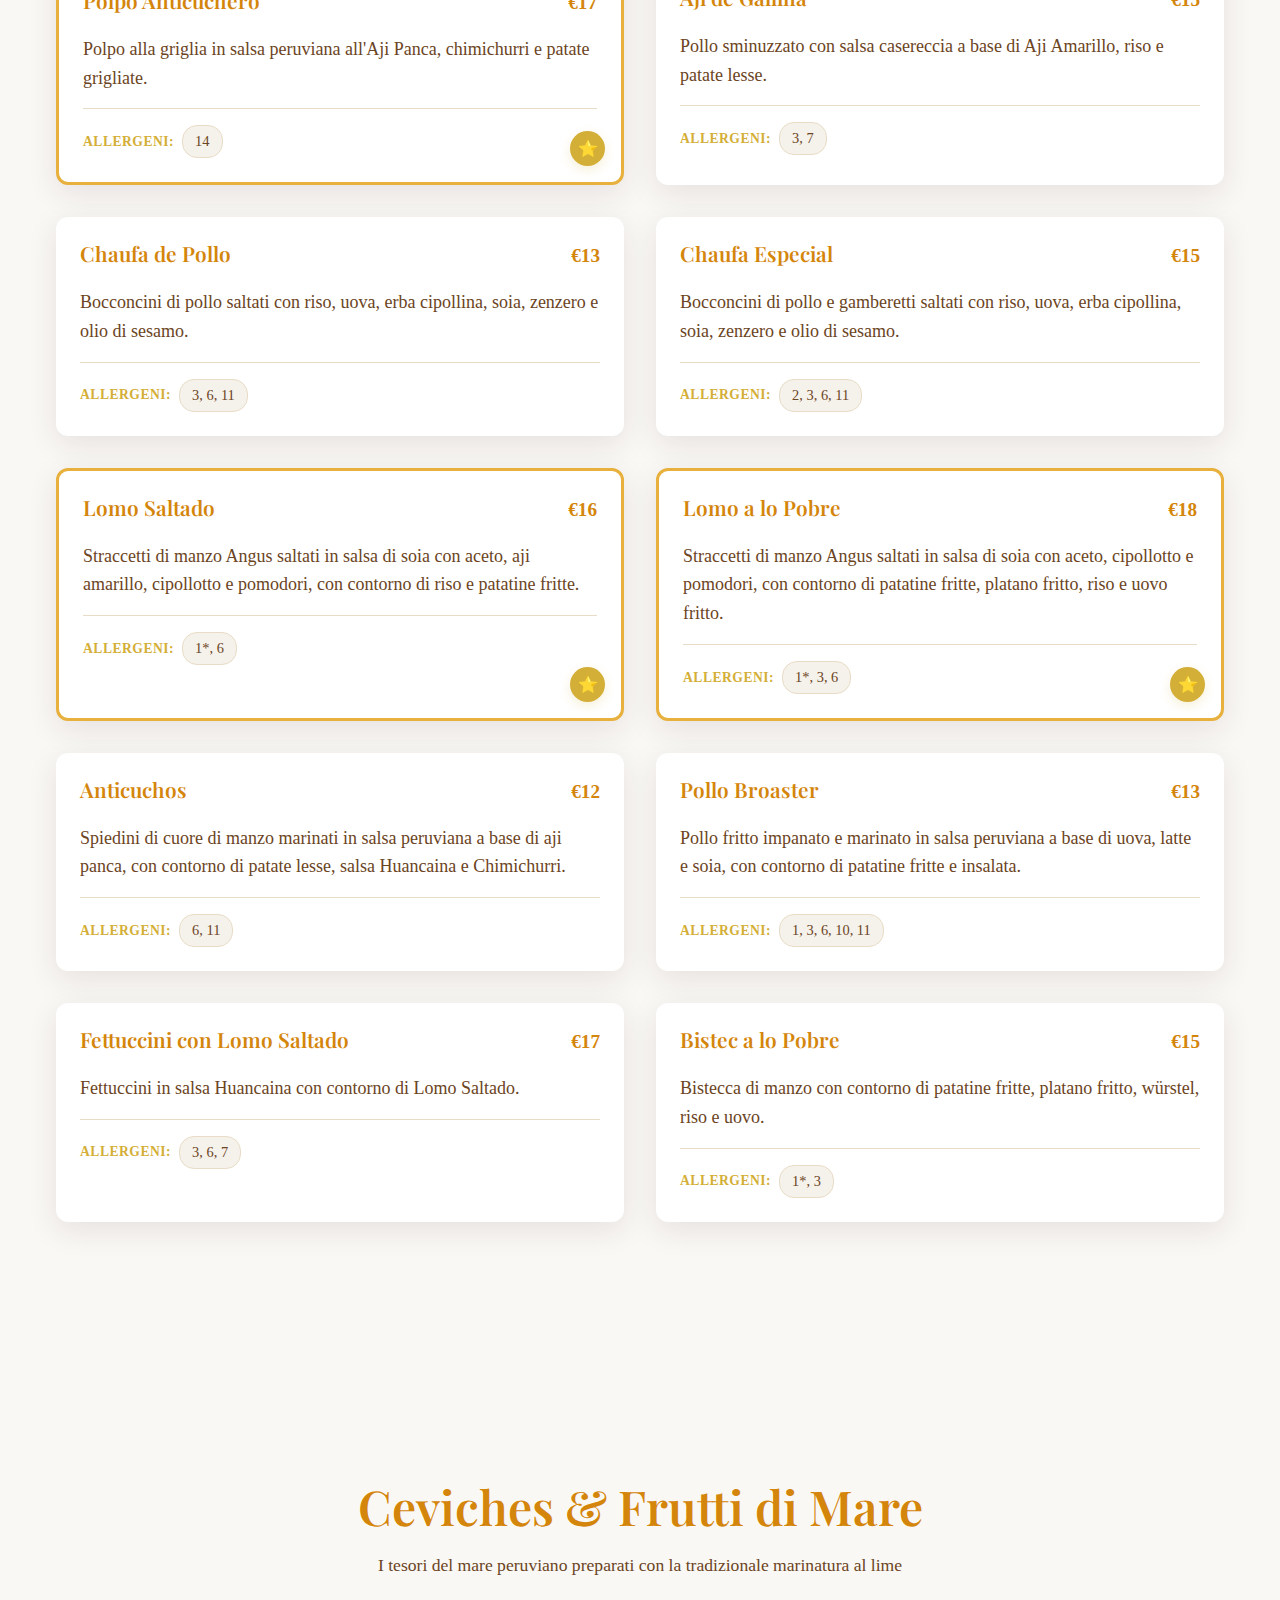
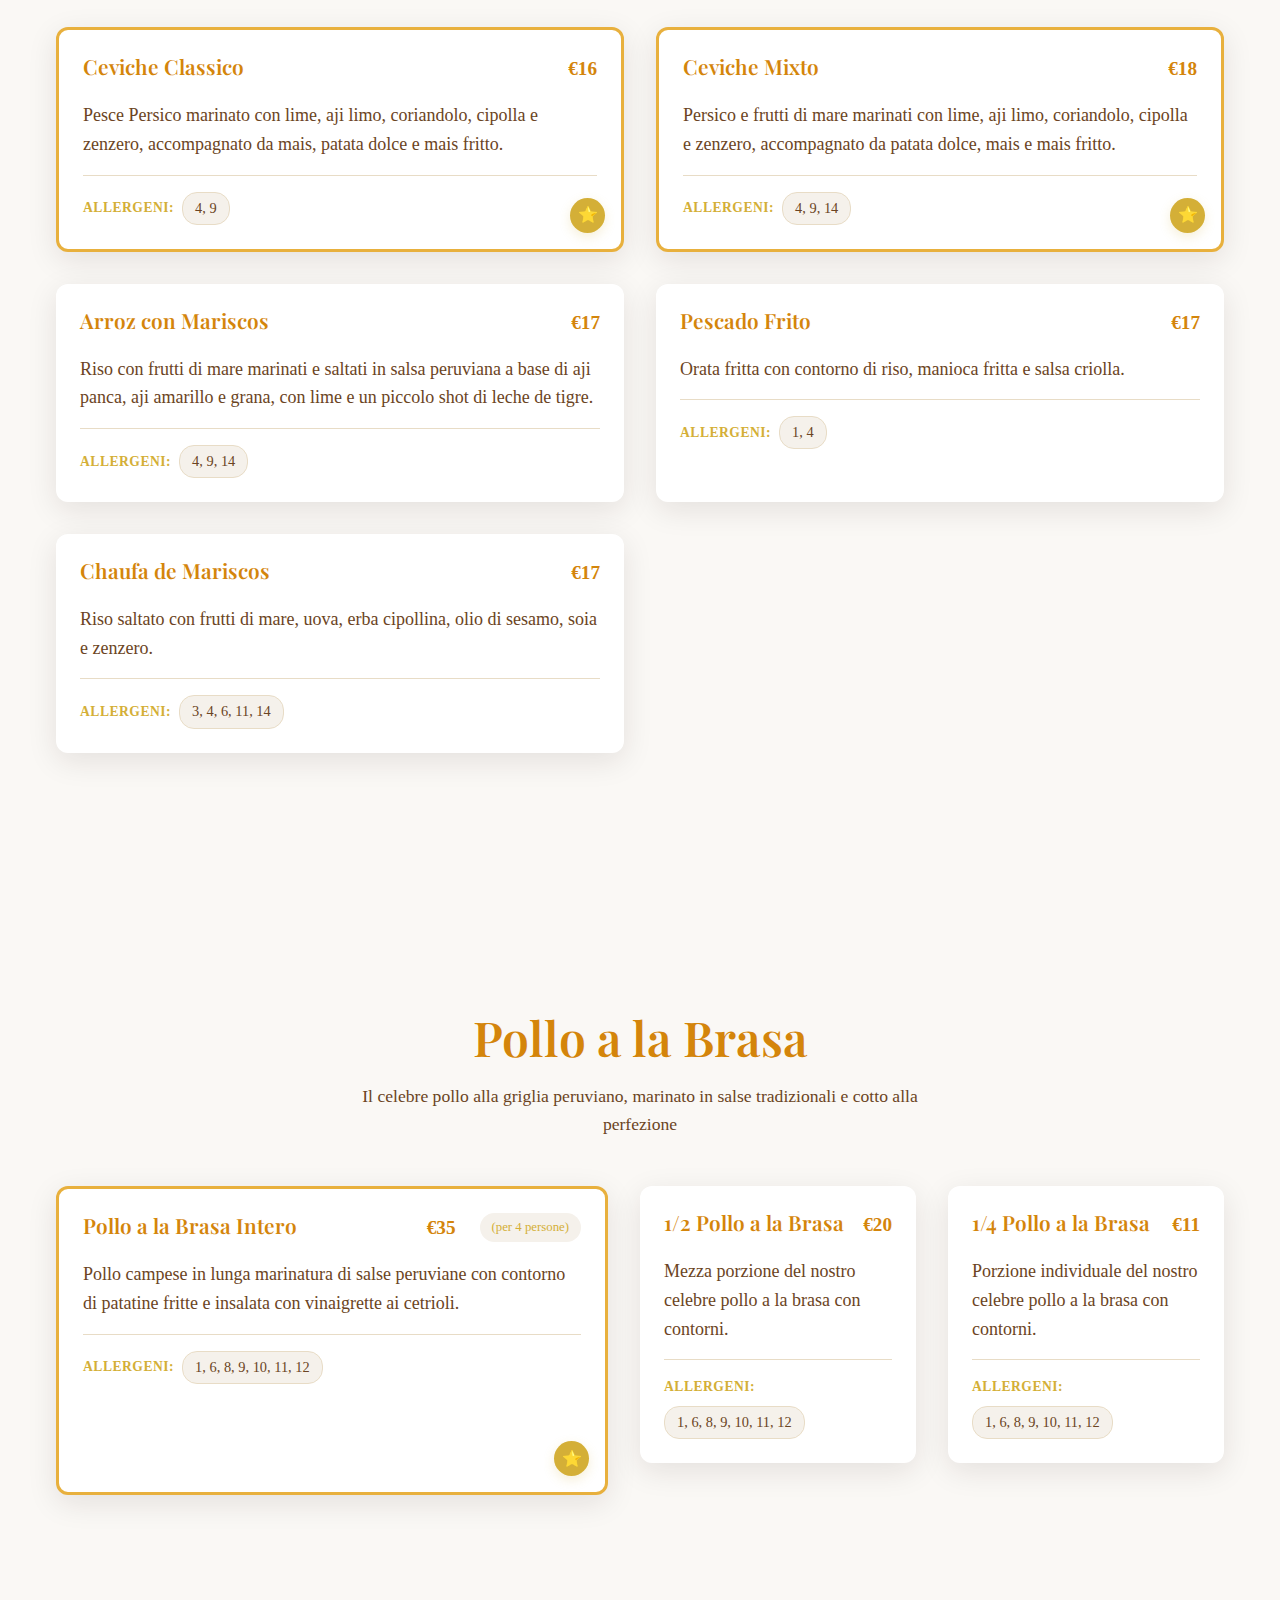
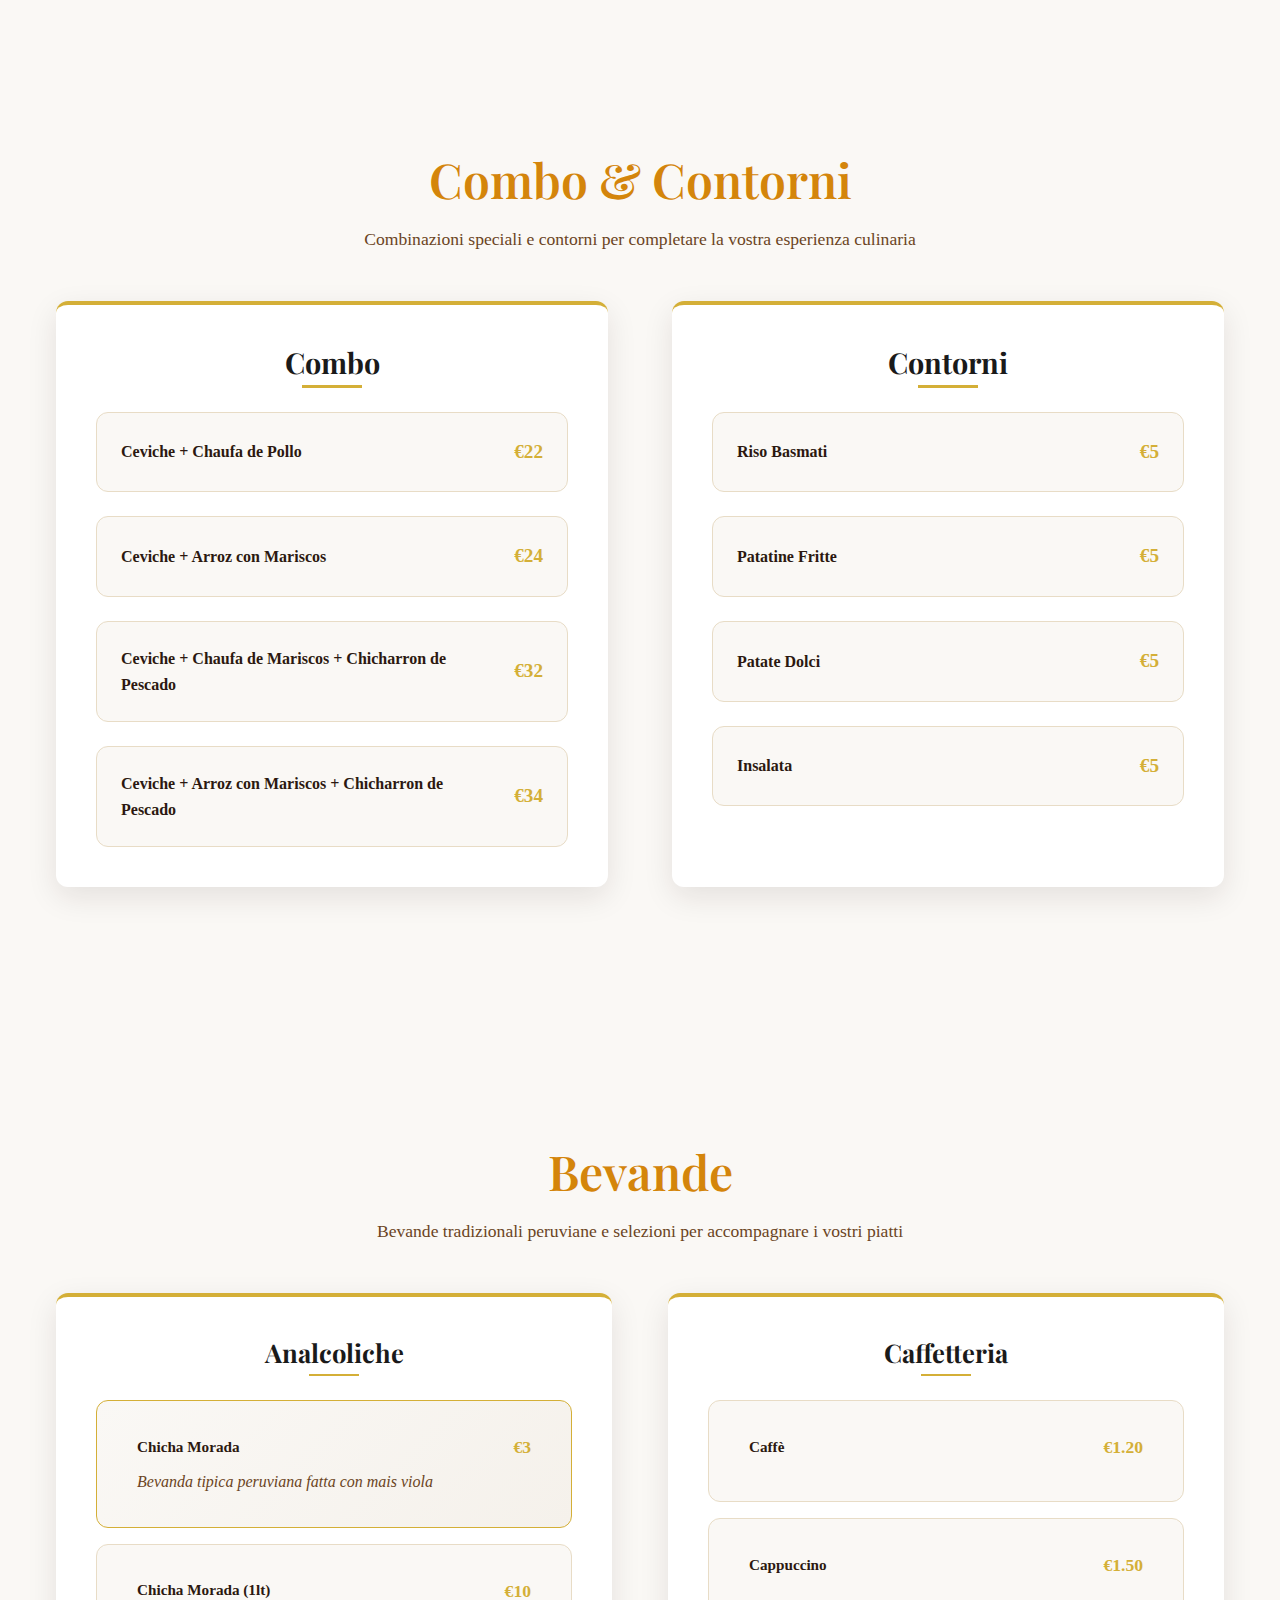
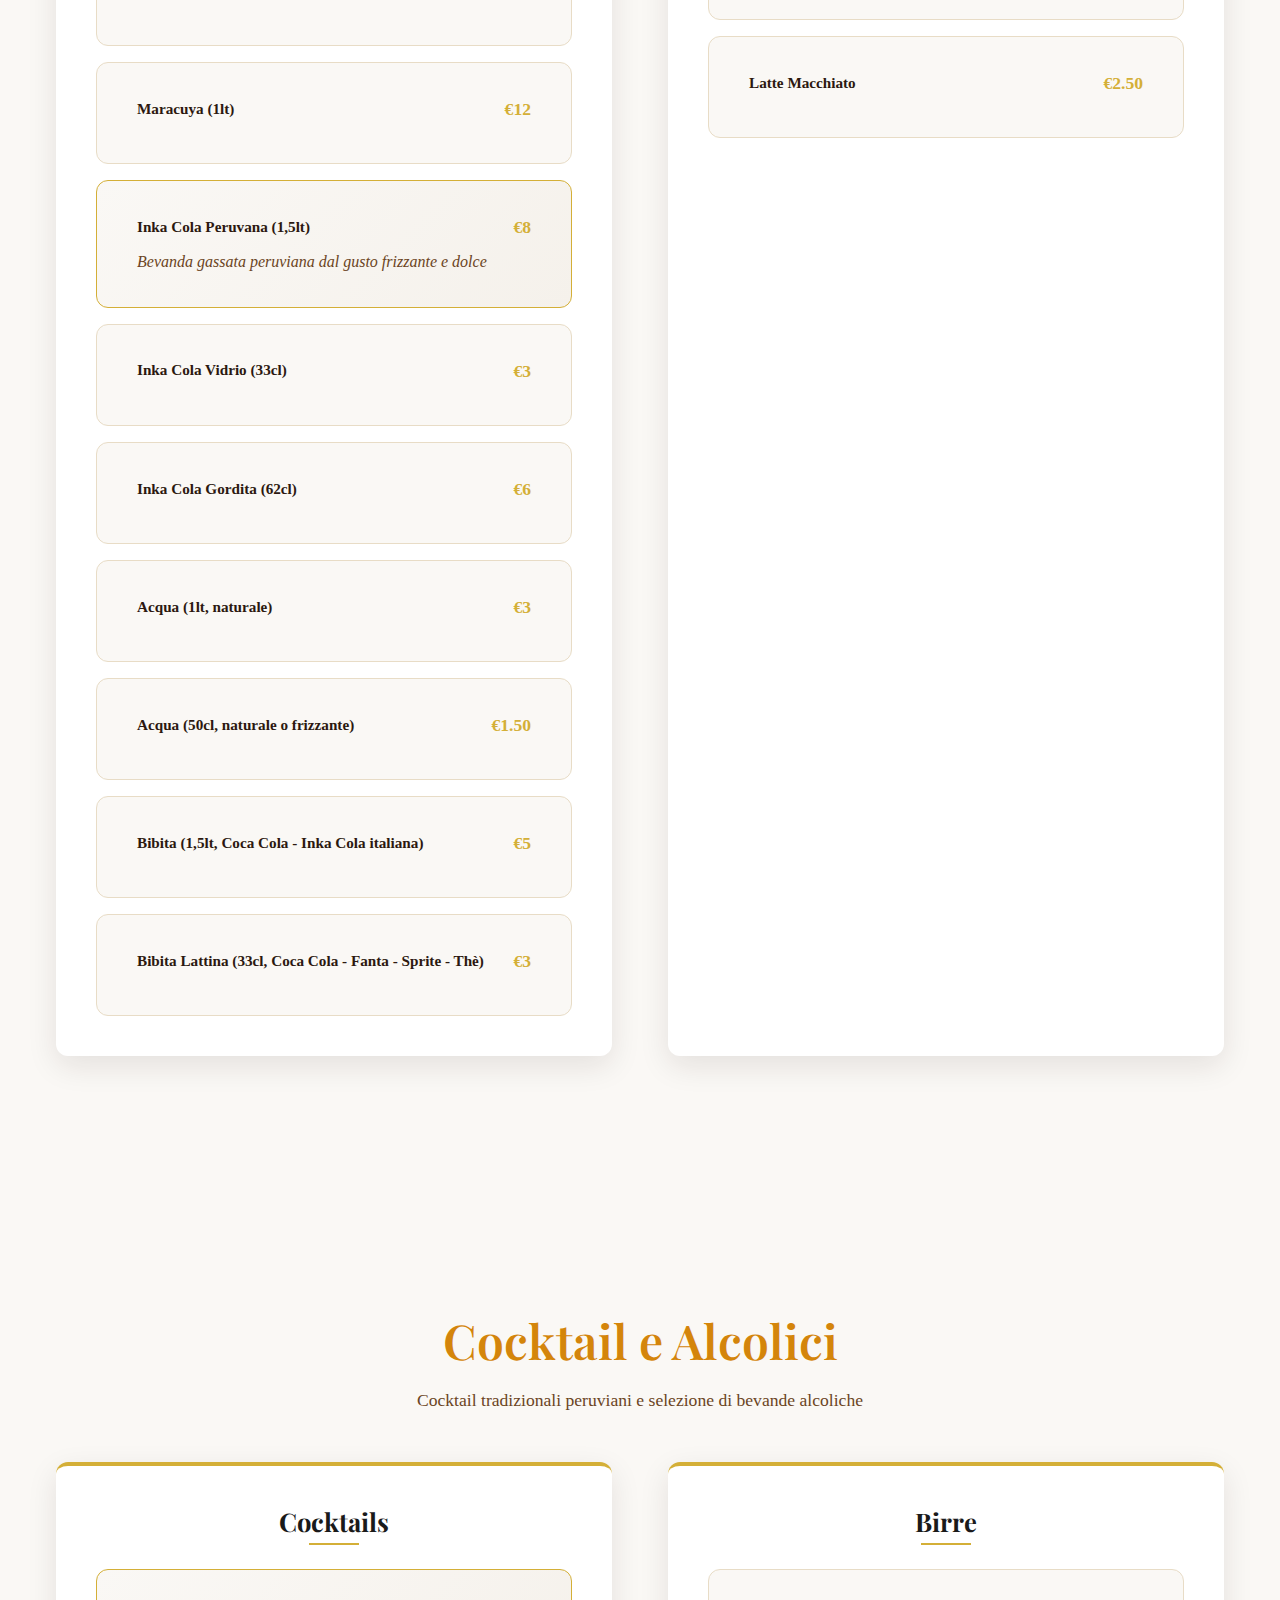
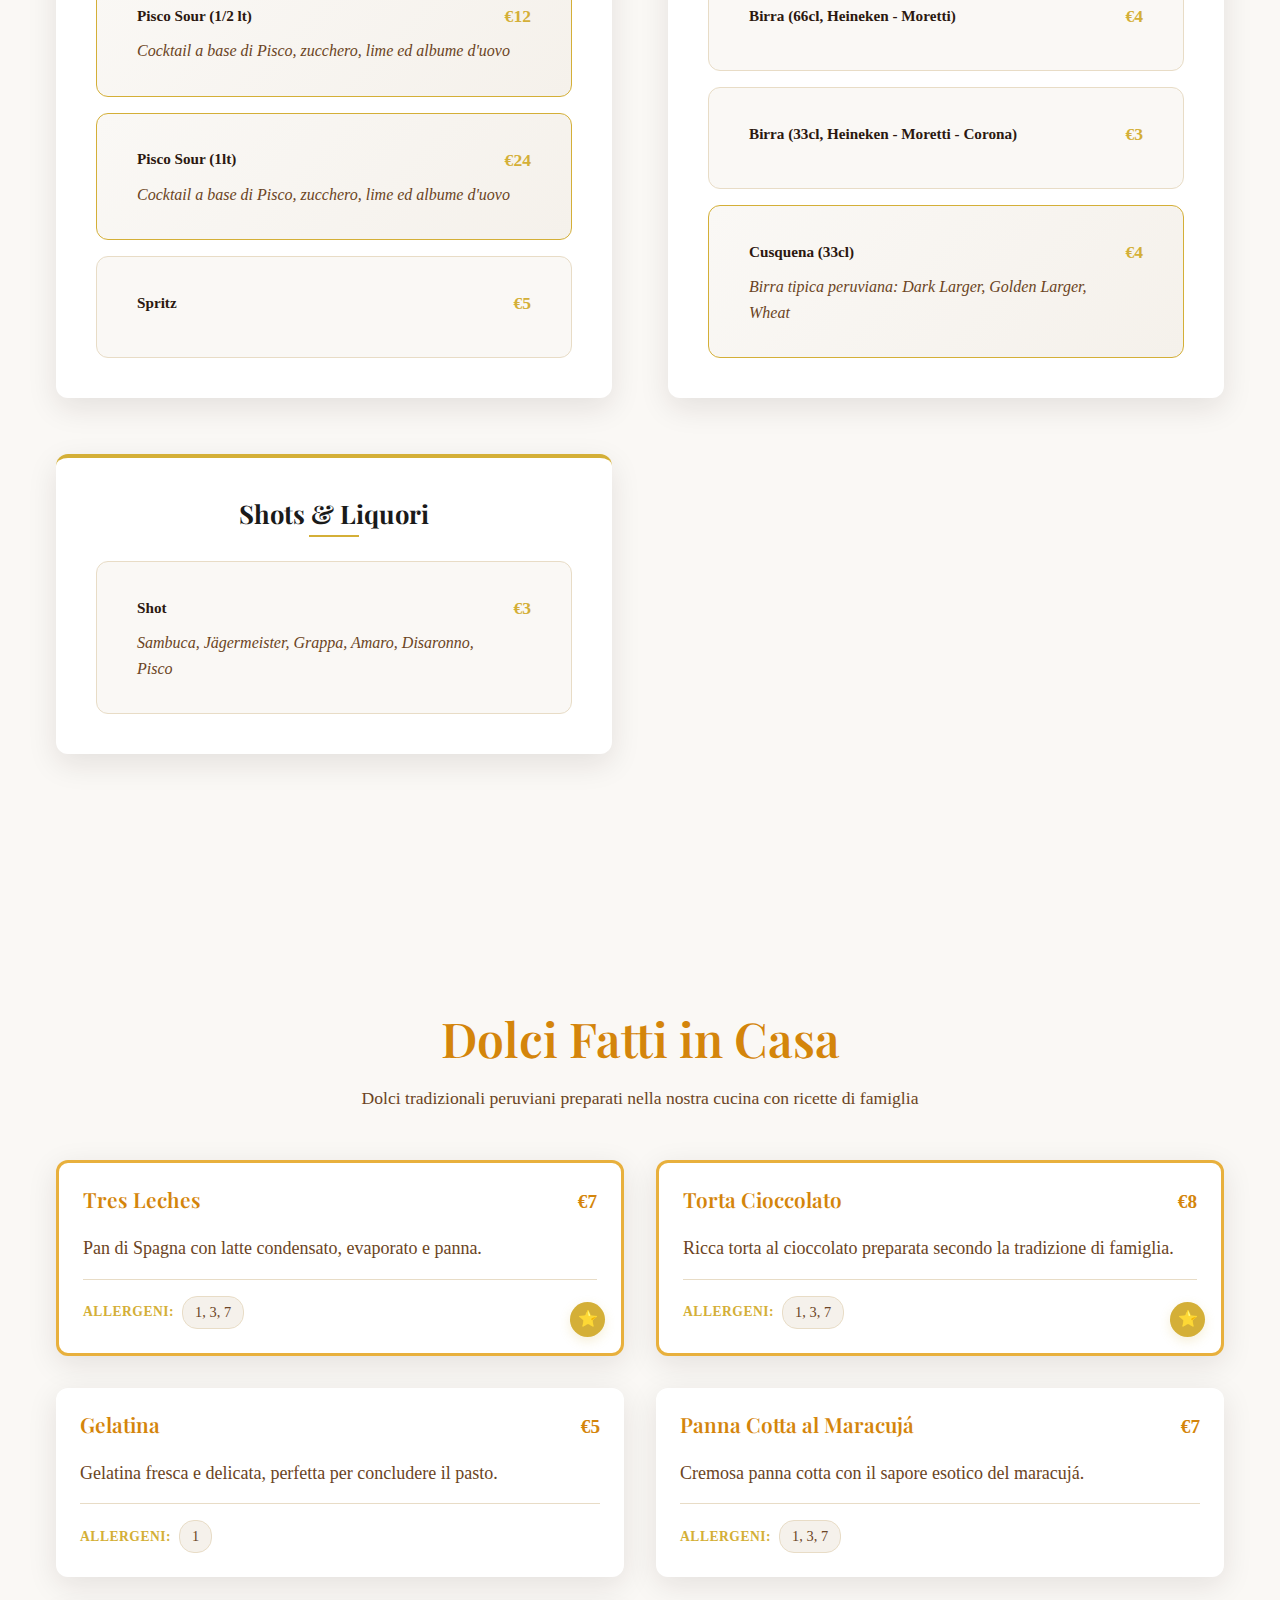
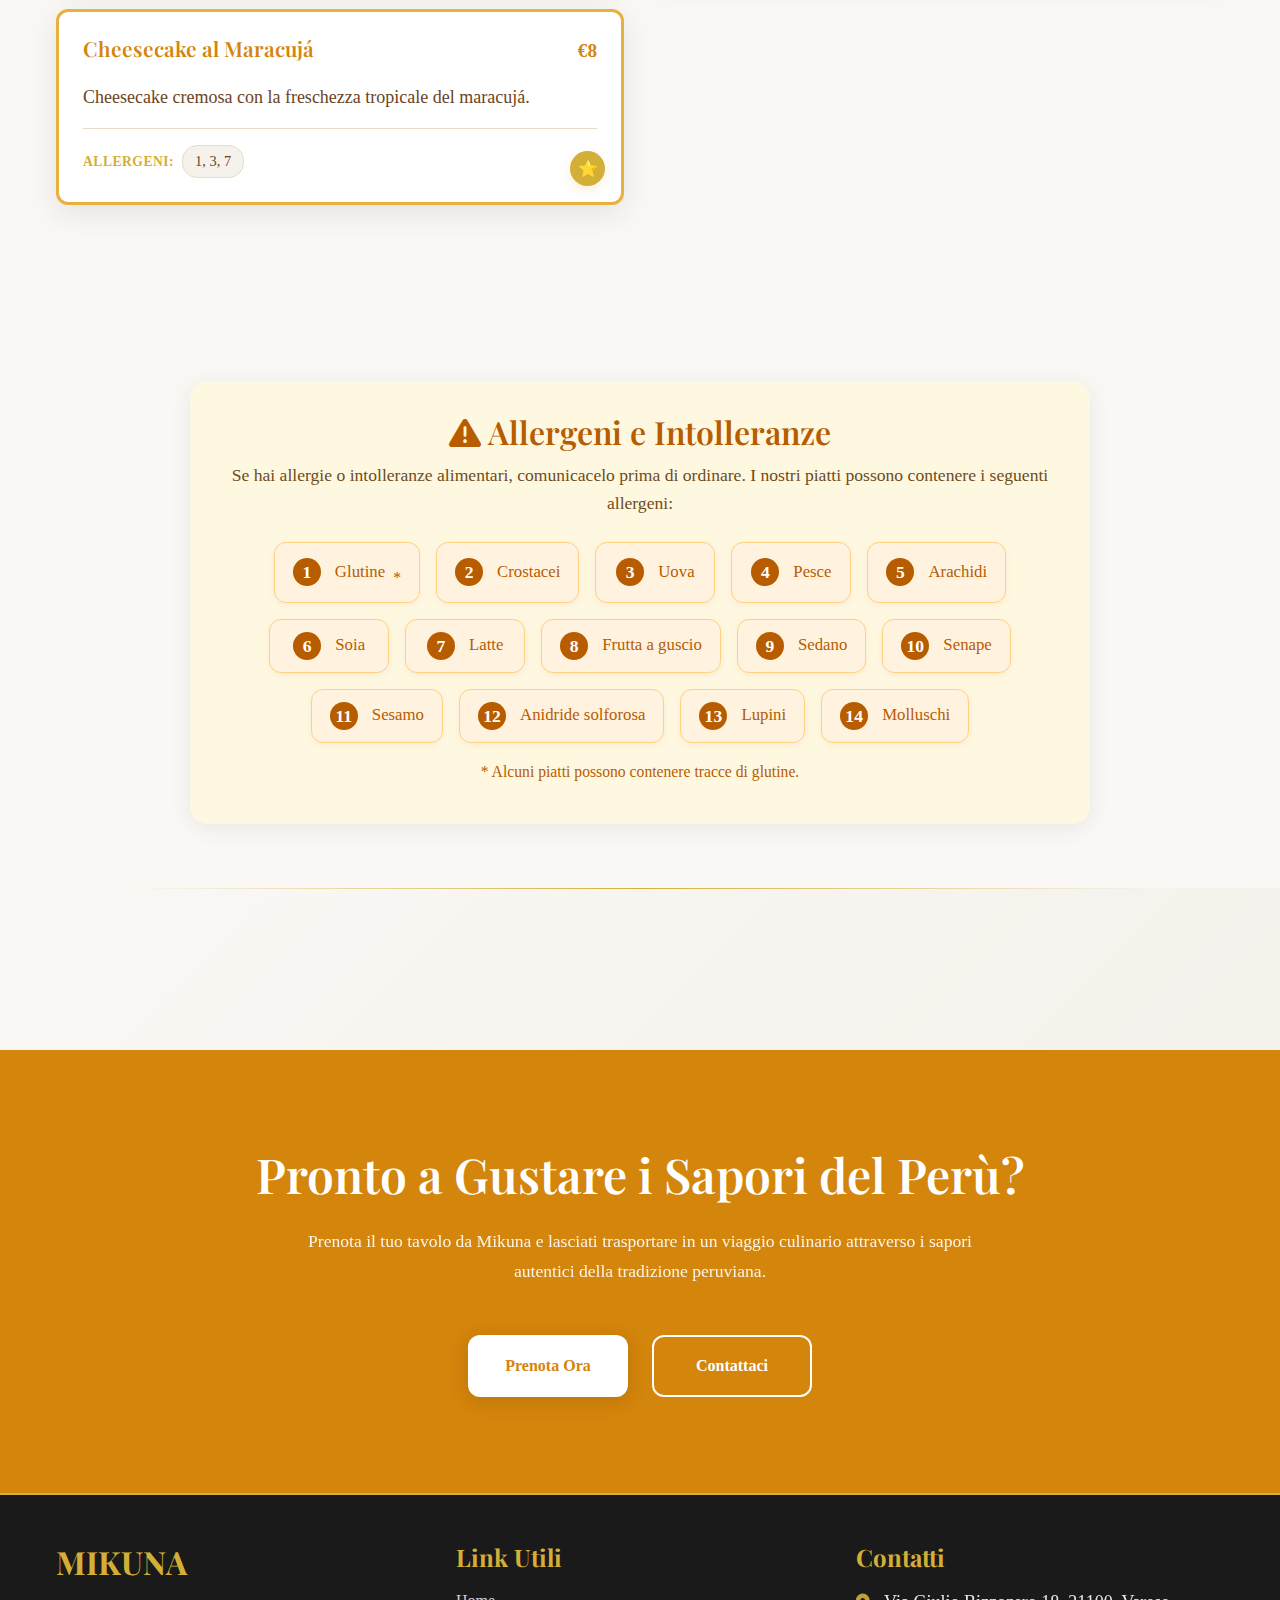
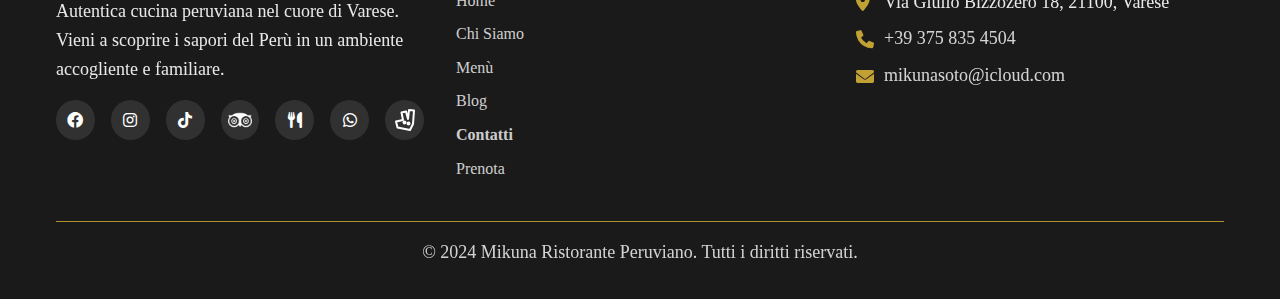
<file: menu.html>
<!DOCTYPE html>
<html lang="it">
<head>
    <!-- Google tag (gtag.js) -->
    <script async src="https://www.googletagmanager.com/gtag/js?id=G-DRCVD2Q0G8"></script>
    <script>
      window.dataLayer = window.dataLayer || [];
      function gtag(){dataLayer.push(arguments);}
      gtag('js', new Date());

      gtag('config', 'G-DRCVD2Q0G8');
    </script>
    <meta charset="UTF-8">
    <meta name="viewport" content="width=device-width, initial-scale=1.0">
    <title>Menù - Mikuna Ristorante Peruviano</title>
    <meta name="description" content="Scopri il menù di Mikuna con specialità peruviane autentiche: ceviche, anticuchos, lomo saltado e molto altro. Prezzi e descrizioni dettagliate.">
    <link rel="canonical" href="https://www.mikunaitalia.it/menu.html">
    <link rel="icon" type="image/x-icon" href="/favicon.ico">
    <link rel="icon" type="image/png" sizes="32x32" href="loghi/favicon.png">
    <link rel="icon" type="image/png" sizes="16x16" href="loghi/favicon.png">
    <link rel="apple-touch-icon" sizes="180x180" href="loghi/favicon.png">
    <link rel="shortcut icon" type="image/x-icon" href="/favicon.ico">
    <link rel="manifest" href="/site.webmanifest">
    <link rel="stylesheet" href="style.css">
    <link href="https://fonts.googleapis.com/css2?family=Playfair+Display:wght@400;500;600;700&family=Source+Sans+Pro:wght@300;400;600;700&display=swap" rel="stylesheet">
    <link rel="stylesheet" href="https://cdnjs.cloudflare.com/ajax/libs/font-awesome/6.0.0/css/all.min.css">
</head>
<body>
    <!-- Navigation -->
    <nav class="navbar" id="navbar">
        <div class="nav-container">
            <a href="index.html" class="nav-logo">
                <h2>MIKUNA</h2>
                <span class="nav-subtitle" data-key="nav-subtitle">Ristorante Peruviano</span>
            </a>
            
            <div class="nav-menu" id="nav-menu">
                <a href="index.html" class="nav-link" data-key="nav-home">Home</a>
                <a href="chi-siamo.html" class="nav-link" data-key="nav-about">Chi Siamo</a>
                <a href="menu.html" class="nav-link active" data-key="nav-menu">Menù</a>
                <a href="blog/guida-cucina-peruviana-lombardia.html" class="nav-link">Blog</a>
                <a href="contatti.html" class="nav-link" data-key="nav-contact">Contatti</a>
                <a href="prenota.html" class="nav-link cta" data-key="nav-booking">Prenota</a>
            </div>

            <div class="nav-extras">
                <div class="language-selector">
                    <button id="lang-btn" class="lang-btn">
                        <span id="current-flag" class="current-flag">🇮🇹</span>
                        <span id="current-lang">IT</span>
                        <i class="fas fa-chevron-down"></i>
                    </button>
                    <div class="lang-dropdown" id="lang-dropdown">
                        <button onclick="changeLanguage('it')">
                            <span class="flag-icon">🇮🇹</span>
                            <span>Italiano</span>
                        </button>
                        <button onclick="changeLanguage('es')">
                            <span class="flag-icon">🇵🇪</span>
                            <span>Español</span>
                        </button>
                        <button onclick="changeLanguage('en')">
                            <span class="flag-icon">🇬🇧</span>
                            <span>English</span>
                        </button>
                    </div>
                </div>
                
                <div class="hamburger" id="hamburger">
                    <span></span>
                    <span></span>
                    <span></span>
                </div>
            </div>
        </div>
    </nav>

    <!-- Page Hero -->
    <!-- Sezione rimossa su richiesta -->


    <!-- Menu Navigation -->
    <section class="menu-navigation">
        <div class="container">
            <div class="menu-nav-links">
                <a href="#starters" class="menu-nav-link active">Starters</a>
                <a href="#calici-vini" class="menu-nav-link">Calici e Vini</a>
                <a href="#piatti-tipici" class="menu-nav-link">Piatti Tipici</a>
                <a href="#ceviches" class="menu-nav-link">Ceviches</a>
                <a href="#pollo-brasa" class="menu-nav-link">Pollo a la Brasa</a>
                <a href="#combo" class="menu-nav-link">Combo & Contorni</a>
                <a href="#bevande" class="menu-nav-link">Bevande</a>
                <a href="#cocktail" class="menu-nav-link">Cocktail e Alcolici</a>
                <a href="#dolci" class="menu-nav-link">Dolci</a>
            </div>
        </div>
    </section>

    <!-- Menu Content -->
    <main class="menu-content">
        <div class="container">
            
            <!-- Starters Section -->
            <section class="menu-section" id="starters">
                <div class="menu-section-header">
                    <h2>Starters (Antipasti)</h2>
                    <p>Iniziate il vostro viaggio culinario con i nostri antipasti tradizionali peruviani</p>
                </div>
                
                <div class="menu-grid">
                    <div class="menu-item featured" id="menu-piatto-tris-di-causa">
                        <button class="star-corner" aria-label="Piatti migliori" onclick="showBestsellerInsight(event)"></button>
                        <div class="menu-item-content">
                            <div class="menu-item-header">
                                <h3>Tris di Causa</h3>
                                <span class="menu-item-price">€12</span>
                            </div>
                            <p>Degustazione di tre tortini di patate all'Aji Amarillo con polpo, gamberi e pollo.</p>
                            <div class="menu-item-allergeni">
                                <span class="allergeni-label">Allergeni:</span>
                                <span class="allergeni-tags">2, 3, 4, 9, 12</span>
                            </div>
                        </div>
                    </div>
                    
                    <div class="menu-item featured">
                        <div class="menu-item-content">
                            <div class="menu-item-header">
                                <h3>Leche di Tigre Mikuna</h3>
                                <span class="menu-item-price">€14</span>
                            </div>
                            <p>Persico e frutti di mare marinati in Leche di tigre all'Aji Amarillo.</p>
                            <div class="menu-item-allergeni">
                                <span class="allergeni-label">Allergeni:</span>
                                <span class="allergeni-tags">4, 9, 14</span>
                            </div>
                        </div>
                    </div>
                    
                    <div class="menu-item">
                        <div class="menu-item-content">
                            <div class="menu-item-header">
                                <h3>Causa de Pollo</h3>
                                <span class="menu-item-price">€8</span>
                            </div>
                            <p>Tortino di patate all'Aji Amarillo con ripieno di pollo, avocado, sedano e maionese.</p>
                            <div class="menu-item-allergeni">
                                <span class="allergeni-label">Allergeni:</span>
                                <span class="allergeni-tags">1, 9</span>
                            </div>
                        </div>
                    </div>
                    
                    <div class="menu-item">
                        <div class="menu-item-content">
                            <div class="menu-item-header">
                                <h3>Papa a la Huancaina</h3>
                                <span class="menu-item-price">€8</span>
                            </div>
                            <p>Patate lesse con salsa andina a base di aji amarillo, formaggio, latte e crackers.</p>
                            <div class="menu-item-allergeni">
                                <span class="allergeni-label">Allergeni:</span>
                                <span class="allergeni-tags">1, 3, 7, 9, 12</span>
                            </div>
                        </div>
                    </div>
                    
                    <div class="menu-item">
                        <div class="menu-item-content">
                            <div class="menu-item-header">
                                <h3>Yuca Frita</h3>
                                <span class="menu-item-price">€8</span>
                            </div>
                            <p>Manioca fritta con contorno di Crema alla Huancaina.</p>
                            <div class="menu-item-allergeni">
                                <span class="allergeni-label">Allergeni:</span>
                                <span class="allergeni-tags">1*, 7</span>
                            </div>
                        </div>
                    </div>
                    
                    <div class="menu-item" id="menu-piatto-chips-acevichados">
                        <div class="menu-item-content">
                            <div class="menu-item-header">
                                <h3>Chips Acevichados</h3>
                                <span class="menu-item-price">€10</span>
                            </div>
                            <p>Persico marinato in Leche di Tigre servito su chips di Platano Fritto.</p>
                            <div class="menu-item-allergeni">
                                <span class="allergeni-label">Allergeni:</span>
                                <span class="allergeni-tags">1*, 3, 4, 9</span>
                            </div>
                        </div>
                    </div>
                    
                    <div class="menu-item featured">
                        <div class="menu-item-content">
                            <div class="menu-item-header">
                                <h3>Causa Acevichada</h3>
                                <span class="menu-item-price">€15</span>
                            </div>
                            <p>Persico marinato in Leche de Tigre servito su un letto di Causa de Pollo.</p>
                            <div class="menu-item-allergeni">
                                <span class="allergeni-label">Allergeni:</span>
                                <span class="allergeni-tags">1*, 4, 9</span>
                            </div>
                        </div>
                    </div>
                    
                    <div class="menu-item">
                        <div class="menu-item-content">
                            <div class="menu-item-header">
                                <h3>Tamal</h3>
                                <span class="menu-item-price">€8</span>
                            </div>
                            <p>Impasto di mais ripieno con pollo, maiale, olive, uova, aji amarillo con contorno di salsa criolla.</p>
                            <div class="menu-item-allergeni">
                                <span class="allergeni-label">Allergeni:</span>
                                <span class="allergeni-tags">1, 3, 12</span>
                            </div>
                        </div>
                    </div>
                    
                    <div class="menu-item">
                        <div class="menu-item-content">
                            <div class="menu-item-header">
                                <h3>Salchipapas</h3>
                                <span class="menu-item-price">€8</span>
                            </div>
                            <p>Patatine fritte, würstel e insalata con vinaigrette ai cetrioli.</p>
                            <div class="menu-item-allergeni">
                                <span class="allergeni-label">Allergeni:</span>
                                <span class="allergeni-tags">1*</span>
                            </div>
                        </div>
                    </div>
                    
                    <div class="menu-item">
                        <div class="menu-item-content">
                            <div class="menu-item-header">
                                <h3>Patacones con Queso</h3>
                                <span class="menu-item-price">€7</span>
                            </div>
                            <p>Platano verde fritto e Caciotta.</p>
                            <div class="menu-item-allergeni">
                                <span class="allergeni-label">Allergeni:</span>
                                <span class="allergeni-tags">1*, 7</span>
                            </div>
                        </div>
                    </div>
                </div>
            </section>

            <!-- Calici e Vini Section -->
            <section class="menu-section" id="calici-vini">
                <div class="menu-section-header">
                    <h2>Calici e Vini</h2>
                    <p>Selezione di vini peruviani e internazionali per accompagnare i nostri piatti</p>
                </div>
                
                <div class="bevande-section">
                    <div class="bevande-items">
                        <div class="bevanda-item">
                            <div class="bevanda-header">
                                <span class="bevanda-name">Frizzantino Chardonnay</span>
                                <span class="bevanda-price">Calice: €5 | Bottiglia: €15</span>
                            </div>
                            <p class="bevanda-desc">Aroma di bouquet, acidulo ed estremamente versatile negli abbinamenti cibo-vino.</p>
                        </div>
                        <div class="bevanda-item">
                            <div class="bevanda-header">
                                <span class="bevanda-name">Callia Torrontes</span>
                                <span class="bevanda-price">Calice: €6 | Bottiglia: €19</span>
                            </div>
                            <p class="bevanda-desc">Il Torrontes è un vitigno tipico del nord Argentina. Questa varietà presenta un ricco bouquet aromatico, con note floreali e fruttate, come litchi, pesca e pompelmo. Il vino ha un tono fresco, equilibrato e una buona acidità.</p>
                        </div>
                        <div class="bevanda-item">
                            <div class="bevanda-header">
                                <span class="bevanda-name">Intipalka Reserva Cabernet Sauvignon – Petit Verdot</span>
                                <span class="bevanda-price">Calice: €7 | Bottiglia: €29</span>
                            </div>
                            <p class="bevanda-desc">Aroma di frutti rossi maturi e terra, delicato ma complesso al palato con un retrogusto persistente e speziato.</p>
                        </div>
                        <div class="bevanda-item">
                            <div class="bevanda-header">
                                <span class="bevanda-name">Intipalka Syrah</span>
                                <span class="bevanda-price">Calice: €6 | Bottiglia: €24</span>
                            </div>
                            <p class="bevanda-desc">Vivace colore rosa salmone. Al naso evidenzia sentori di fiori di biancospino, mela, mandorla e ciliegia selvatica. In bocca è gustoso, fresco e sapido.</p>
                        </div>
                    </div>
                    <div class="bevanda-disclaimer" style="margin-top:2rem; font-style:italic; color:#666;">
                        Altri vini tipici della tradizione peruviana disponibili: chiedi alla casa per scoprire la selezione completa!
                    </div>
                </div>
            </section>

            <!-- Piatti Tipici Section -->
            <section class="menu-section" id="piatti-tipici">
                <div class="menu-section-header">
                    <h2>Piatti Tipici</h2>
                    <p>Le specialità tradizionali che rappresentano l'essenza della cucina peruviana</p>
                </div>
                
                <div class="menu-grid">
                    <div class="menu-item featured" id="menu-piatto-polpo-anticuchero">
                        <button class="star-corner" aria-label="Piatti migliori" onclick="showBestsellerInsight(event)"></button>
                        <div class="menu-item-content">
                            <div class="menu-item-header">
                                <h3>Polpo Anticuchero</h3>
                                <span class="menu-item-price">€17</span>
                            </div>
                            <p>Polpo alla griglia in salsa peruviana all'Aji Panca, chimichurri e patate grigliate.</p>
                            <div class="menu-item-allergeni">
                                <span class="allergeni-label">Allergeni:</span>
                                <span class="allergeni-tags">14</span>
                            </div>
                        </div>
                    </div>
                    
                    <div class="menu-item" id="menu-piatto-aji-de-gallina">
                        <div class="menu-item-content">
                            <div class="menu-item-header">
                                <h3>Aji de Gallina</h3>
                                <span class="menu-item-price">€15</span>
                            </div>
                            <p>Pollo sminuzzato con salsa casereccia a base di Aji Amarillo, riso e patate lesse.</p>
                            <div class="menu-item-allergeni">
                                <span class="allergeni-label">Allergeni:</span>
                                <span class="allergeni-tags">3, 7</span>
                            </div>
                        </div>
                    </div>
                    
                    <div class="menu-item" id="menu-piatto-chaufa-de-pollo">
                        <div class="menu-item-content">
                            <div class="menu-item-header">
                                <h3>Chaufa de Pollo</h3>
                                <span class="menu-item-price">€13</span>
                            </div>
                            <p>Bocconcini di pollo saltati con riso, uova, erba cipollina, soia, zenzero e olio di sesamo.</p>
                            <div class="menu-item-allergeni">
                                <span class="allergeni-label">Allergeni:</span>
                                <span class="allergeni-tags">3, 6, 11</span>
                            </div>
                        </div>
                    </div>
                    
                    <div class="menu-item">
                        <div class="menu-item-content">
                            <div class="menu-item-header">
                                <h3>Chaufa Especial</h3>
                                <span class="menu-item-price">€15</span>
                            </div>
                            <p>Bocconcini di pollo e gamberetti saltati con riso, uova, erba cipollina, soia, zenzero e olio di sesamo.</p>
                            <div class="menu-item-allergeni">
                                <span class="allergeni-label">Allergeni:</span>
                                <span class="allergeni-tags">2, 3, 6, 11</span>
                            </div>
                        </div>
                    </div>
                    
                    <div class="menu-item featured" id="menu-piatto-lomo-saltado">
                        <button class="star-corner" aria-label="Piatti migliori" onclick="showBestsellerInsight(event)"></button>
                        <div class="menu-item-content">
                            <div class="menu-item-header">
                                <h3>Lomo Saltado</h3>
                                <span class="menu-item-price">€16</span>
                            </div>
                            <p>Straccetti di manzo Angus saltati in salsa di soia con aceto, aji amarillo, cipollotto e pomodori, con contorno di riso e patatine fritte.</p>
                            <div class="menu-item-allergeni">
                                <span class="allergeni-label">Allergeni:</span>
                                <span class="allergeni-tags">1*, 6</span>
                            </div>
                        </div>
                    </div>
                    
                    <div class="menu-item featured">
                        <div class="menu-item-content">
                            <div class="menu-item-header">
                                <h3>Lomo a lo Pobre</h3>
                                <span class="menu-item-price">€18</span>
                            </div>
                            <p>Straccetti di manzo Angus saltati in salsa di soia con aceto, cipollotto e pomodori, con contorno di patatine fritte, platano fritto, riso e uovo fritto.</p>
                            <div class="menu-item-allergeni">
                                <span class="allergeni-label">Allergeni:</span>
                                <span class="allergeni-tags">1*, 3, 6</span>
                            </div>
                        </div>
                    </div>
                    
                    <div class="menu-item">
                        <div class="menu-item-content">
                            <div class="menu-item-header">
                                <h3>Anticuchos</h3>
                                <span class="menu-item-price">€12</span>
                            </div>
                            <p>Spiedini di cuore di manzo marinati in salsa peruviana a base di aji panca, con contorno di patate lesse, salsa Huancaina e Chimichurri.</p>
                            <div class="menu-item-allergeni">
                                <span class="allergeni-label">Allergeni:</span>
                                <span class="allergeni-tags">6, 11</span>
                            </div>
                        </div>
                    </div>
                    
                    <div class="menu-item">
                        <div class="menu-item-content">
                            <div class="menu-item-header">
                                <h3>Pollo Broaster</h3>
                                <span class="menu-item-price">€13</span>
                            </div>
                            <p>Pollo fritto impanato e marinato in salsa peruviana a base di uova, latte e soia, con contorno di patatine fritte e insalata.</p>
                            <div class="menu-item-allergeni">
                                <span class="allergeni-label">Allergeni:</span>
                                <span class="allergeni-tags">1, 3, 6, 10, 11</span>
                            </div>
                        </div>
                    </div>
                    
                    <div class="menu-item">
                        <div class="menu-item-content">
                            <div class="menu-item-header">
                                <h3>Fettuccini con Lomo Saltado</h3>
                                <span class="menu-item-price">€17</span>
                            </div>
                            <p>Fettuccini in salsa Huancaina con contorno di Lomo Saltado.</p>
                            <div class="menu-item-allergeni">
                                <span class="allergeni-label">Allergeni:</span>
                                <span class="allergeni-tags">3, 6, 7</span>
                            </div>
                        </div>
                    </div>
                    
                    <div class="menu-item">
                        <div class="menu-item-content">
                            <div class="menu-item-header">
                                <h3>Bistec a lo Pobre</h3>
                                <span class="menu-item-price">€15</span>
                            </div>
                            <p>Bistecca di manzo con contorno di patatine fritte, platano fritto, würstel, riso e uovo.</p>
                            <div class="menu-item-allergeni">
                                <span class="allergeni-label">Allergeni:</span>
                                <span class="allergeni-tags">1*, 3</span>
                            </div>
                        </div>
                    </div>
                </div>
            </section>

            <!-- Ceviches Section -->
            <section class="menu-section" id="ceviches">
                <div class="menu-section-header">
                    <h2>Ceviches & Frutti di Mare</h2>
                    <p>I tesori del mare peruviano preparati con la tradizionale marinatura al lime</p>
                </div>
                
                <div class="menu-grid">
                    <div class="menu-item featured" id="menu-piatto-ceviche">
                        <button class="star-corner" aria-label="Piatti migliori" onclick="showBestsellerInsight(event)"></button>
                        <div class="menu-item-content">
                            <div class="menu-item-header">
                                <h3>Ceviche Classico</h3>
                                <span class="menu-item-price">€16</span>
                            </div>
                            <p>Pesce Persico marinato con lime, aji limo, coriandolo, cipolla e zenzero, accompagnato da mais, patata dolce e mais fritto.</p>
                            <div class="menu-item-allergeni">
                                <span class="allergeni-label">Allergeni:</span>
                                <span class="allergeni-tags">4, 9</span>
                            </div>
                        </div>
                    </div>
                    
                    <div class="menu-item featured" id="menu-piatto-ceviche-mixto">
                        <button class="star-corner" aria-label="Piatti migliori" onclick="showBestsellerInsight(event)"></button>
                        <div class="menu-item-content">
                            <div class="menu-item-header">
                                <h3>Ceviche Mixto</h3>
                                <span class="menu-item-price">€18</span>
                            </div>
                            <p>Persico e frutti di mare marinati con lime, aji limo, coriandolo, cipolla e zenzero, accompagnato da patata dolce, mais e mais fritto.</p>
                            <div class="menu-item-allergeni">
                                <span class="allergeni-label">Allergeni:</span>
                                <span class="allergeni-tags">4, 9, 14</span>
                            </div>
                        </div>
                    </div>
                    
                    <div class="menu-item" id="menu-piatto-arroz-con-mariscos">
                        <div class="menu-item-content">
                            <div class="menu-item-header">
                                <h3>Arroz con Mariscos</h3>
                                <span class="menu-item-price">€17</span>
                            </div>
                            <p>Riso con frutti di mare marinati e saltati in salsa peruviana a base di aji panca, aji amarillo e grana, con lime e un piccolo shot di leche de tigre.</p>
                            <div class="menu-item-allergeni">
                                <span class="allergeni-label">Allergeni:</span>
                                <span class="allergeni-tags">4, 9, 14</span>
                            </div>
                        </div>
                    </div>
                    
                    <div class="menu-item">
                        <div class="menu-item-content">
                            <div class="menu-item-header">
                                <h3>Pescado Frito</h3>
                                <span class="menu-item-price">€17</span>
                            </div>
                            <p>Orata fritta con contorno di riso, manioca fritta e salsa criolla.</p>
                            <div class="menu-item-allergeni">
                                <span class="allergeni-label">Allergeni:</span>
                                <span class="allergeni-tags">1, 4</span>
                            </div>
                        </div>
                    </div>
                    
                    <div class="menu-item">
                        <div class="menu-item-content">
                            <div class="menu-item-header">
                                <h3>Chaufa de Mariscos</h3>
                                <span class="menu-item-price">€17</span>
                            </div>
                            <p>Riso saltato con frutti di mare, uova, erba cipollina, olio di sesamo, soia e zenzero.</p>
                            <div class="menu-item-allergeni">
                                <span class="allergeni-label">Allergeni:</span>
                                <span class="allergeni-tags">3, 4, 6, 11, 14</span>
                            </div>
                        </div>
                    </div>
                </div>
            </section>

            <!-- Pollo a la Brasa Section -->
            <section class="menu-section" id="pollo-brasa">
                <div class="menu-section-header">
                    <h2>Pollo a la Brasa</h2>
                    <p>Il celebre pollo alla griglia peruviano, marinato in salse tradizionali e cotto alla perfezione</p>
                </div>
                
                <div class="menu-grid menu-grid-brasa">
                    <div class="menu-item featured pollo-intero">
                        <div class="menu-item-content">
                            <div class="menu-item-header">
                                <h3>Pollo a la Brasa Intero</h3>
                                <span class="menu-item-price">€35</span>
                                <span class="portions">(per 4 persone)</span>
                            </div>
                            <p>Pollo campese in lunga marinatura di salse peruviane con contorno di patatine fritte e insalata con vinaigrette ai cetrioli.</p>
                            <div class="menu-item-allergeni">
                                <span class="allergeni-label">Allergeni:</span>
                                <span class="allergeni-tags">1, 6, 8, 9, 10, 11, 12</span>
                            </div>
                        </div>
                    </div>
                    
                    <div class="menu-item">
                        <div class="menu-item-content">
                            <div class="menu-item-header">
                                <h3>1/2 Pollo a la Brasa</h3>
                                <span class="menu-item-price">€20</span>
                            </div>
                            <p>Mezza porzione del nostro celebre pollo a la brasa con contorni.</p>
                            <div class="menu-item-allergeni">
                                <span class="allergeni-label">Allergeni:</span>
                                <span class="allergeni-tags">1, 6, 8, 9, 10, 11, 12</span>
                            </div>
                        </div>
                    </div>
                    
                    <div class="menu-item">
                        <div class="menu-item-content">
                            <div class="menu-item-header">
                                <h3>1/4 Pollo a la Brasa</h3>
                                <span class="menu-item-price">€11</span>
                            </div>
                            <p>Porzione individuale del nostro celebre pollo a la brasa con contorni.</p>
                            <div class="menu-item-allergeni">
                                <span class="allergeni-label">Allergeni:</span>
                                <span class="allergeni-tags">1, 6, 8, 9, 10, 11, 12</span>
                            </div>
                        </div>
                    </div>
                </div>
            </section>

            <!-- Combo & Contorni Section -->
            <section class="menu-section" id="combo">
                <div class="menu-section-header">
                    <h2>Combo & Contorni</h2>
                    <p>Combinazioni speciali e contorni per completare la vostra esperienza culinaria</p>
                </div>
                
                <div class="combo-grid">
                    <div class="combo-section">
                        <h3 class="combo-title">Combo</h3>
                        <div class="combo-items">
                            <div class="combo-item">
                                <div class="combo-header">
                                    <span class="combo-name">Ceviche + Chaufa de Pollo</span>
                                    <span class="combo-price">€22</span>
                                </div>
                            </div>
                            <div class="combo-item">
                                <div class="combo-header">
                                    <span class="combo-name">Ceviche + Arroz con Mariscos</span>
                                    <span class="combo-price">€24</span>
                                </div>
                            </div>
                            <div class="combo-item featured" id="menu-piatto-bis-ceviche-chicharron-de-pescado">
                                <button class="star-corner" aria-label="Piatti migliori" onclick="showBestsellerInsight(event)"></button>
                                <div class="combo-header">
                                    <span class="combo-name">Ceviche + Chaufa de Mariscos + Chicharron de Pescado</span>
                                    <span class="combo-price">€32</span>
                                </div>
                            </div>
                            <div class="combo-item">
                                <div class="combo-header">
                                    <span class="combo-name">Ceviche + Arroz con Mariscos + Chicharron de Pescado</span>
                                    <span class="combo-price">€34</span>
                                </div>
                            </div>
                        </div>
                    </div>
                    
                    <div class="combo-section">
                        <h3 class="combo-title">Contorni</h3>
                        <div class="combo-items">
                            <div class="combo-item">
                                <div class="combo-header">
                                    <span class="combo-name">Riso Basmati</span>
                                    <span class="combo-price">€5</span>
                                </div>
                            </div>
                            <div class="combo-item">
                                <div class="combo-header">
                                    <span class="combo-name">Patatine Fritte</span>
                                    <span class="combo-price">€5</span>
                                </div>
                            </div>
                            <div class="combo-item">
                                <div class="combo-header">
                                    <span class="combo-name">Patate Dolci</span>
                                    <span class="combo-price">€5</span>
                                </div>
                            </div>
                            <div class="combo-item">
                                <div class="combo-header">
                                    <span class="combo-name">Insalata</span>
                                    <span class="combo-price">€5</span>
                                </div>
                            </div>
                        </div>
                    </div>
                </div>
            </section>

            <!-- Bevande Section -->
            <section class="menu-section" id="bevande">
                <div class="menu-section-header">
                    <h2>Bevande</h2>
                    <p>Bevande tradizionali peruviane e selezioni per accompagnare i vostri piatti</p>
                </div>
                
                <div class="bevande-grid">
                    <div class="bevande-section">
                        <h3 class="bevande-title">Analcoliche</h3>
                        <div class="bevande-items">
                            <div class="bevanda-item featured">
                                <div class="bevanda-header">
                                    <span class="bevanda-name">Chicha Morada</span>
                                    <span class="bevanda-price">€3</span>
                                </div>
                                <p class="bevanda-desc">Bevanda tipica peruviana fatta con mais viola</p>
                            </div>
                            <div class="bevanda-item">
                                <div class="bevanda-header">
                                    <span class="bevanda-name">Chicha Morada (1lt)</span>
                                    <span class="bevanda-price">€10</span>
                                </div>
                            </div>
                            <div class="bevanda-item">
                                <div class="bevanda-header">
                                    <span class="bevanda-name">Maracuya (1lt)</span>
                                    <span class="bevanda-price">€12</span>
                                </div>
                            </div>
                            <div class="bevanda-item featured">
                                <div class="bevanda-header">
                                    <span class="bevanda-name">Inka Cola Peruvana (1,5lt)</span>
                                    <span class="bevanda-price">€8</span>
                                </div>
                                <p class="bevanda-desc">Bevanda gassata peruviana dal gusto frizzante e dolce</p>
                            </div>
                            <div class="bevanda-item">
                                <div class="bevanda-header">
                                    <span class="bevanda-name">Inka Cola Vidrio (33cl)</span>
                                    <span class="bevanda-price">€3</span>
                                </div>
                            </div>
                            <div class="bevanda-item">
                                <div class="bevanda-header">
                                    <span class="bevanda-name">Inka Cola Gordita (62cl)</span>
                                    <span class="bevanda-price">€6</span>
                                </div>
                            </div>
                            <div class="bevanda-item">
                                <div class="bevanda-header">
                                    <span class="bevanda-name">Acqua (1lt, naturale)</span>
                                    <span class="bevanda-price">€3</span>
                                </div>
                            </div>
                            <div class="bevanda-item">
                                <div class="bevanda-header">
                                    <span class="bevanda-name">Acqua (50cl, naturale o frizzante)</span>
                                    <span class="bevanda-price">€1.50</span>
                                </div>
                            </div>
                            <div class="bevanda-item">
                                <div class="bevanda-header">
                                    <span class="bevanda-name">Bibita (1,5lt, Coca Cola - Inka Cola italiana)</span>
                                    <span class="bevanda-price">€5</span>
                                </div>
                            </div>
                            <div class="bevanda-item">
                                <div class="bevanda-header">
                                    <span class="bevanda-name">Bibita Lattina (33cl, Coca Cola - Fanta - Sprite - Thè)</span>
                                    <span class="bevanda-price">€3</span>
                                </div>
                            </div>
                        </div>
                    </div>
                    
                    <div class="bevande-section">
                        <h3 class="bevande-title">Caffetteria</h3>
                        <div class="bevande-items">
                            <div class="bevanda-item">
                                <div class="bevanda-header">
                                    <span class="bevanda-name">Caffè</span>
                                    <span class="bevanda-price">€1.20</span>
                                </div>
                            </div>
                            <div class="bevanda-item">
                                <div class="bevanda-header">
                                    <span class="bevanda-name">Cappuccino</span>
                                    <span class="bevanda-price">€1.50</span>
                                </div>
                            </div>
                            <div class="bevanda-item">
                                <div class="bevanda-header">
                                    <span class="bevanda-name">Latte Macchiato</span>
                                    <span class="bevanda-price">€2.50</span>
                                </div>
                            </div>
                        </div>
                    </div>
                </div>
            </section>

            <!-- Cocktail Section -->
            <section class="menu-section" id="cocktail">
                <div class="menu-section-header">
                    <h2>Cocktail e Alcolici</h2>
                    <p>Cocktail tradizionali peruviani e selezione di bevande alcoliche</p>
                </div>
                
                <div class="bevande-grid">
                    <div class="bevande-section">
                        <h3 class="bevande-title">Cocktails</h3>
                        <div class="bevande-items">
                            <div class="bevanda-item featured" id="menu-piatto-pisco-sour">
                                <button class="star-corner" aria-label="Piatti migliori" onclick="showBestsellerInsight(event)"></button>
                                <div class="bevanda-header">
                                    <span class="bevanda-name">Pisco Sour (1/2 lt)</span>
                                    <span class="bevanda-price">€12</span>
                                </div>
                                <p class="bevanda-desc">Cocktail a base di Pisco, zucchero, lime ed albume d'uovo</p>
                            </div>
                            <div class="bevanda-item featured" id="menu-piatto-pisco-sour-1lt">
                                <button class="star-corner" aria-label="Piatti migliori" onclick="showBestsellerInsight(event)"></button>
                                <div class="bevanda-header">
                                    <span class="bevanda-name">Pisco Sour (1lt)</span>
                                    <span class="bevanda-price">€24</span>
                                </div>
                                <p class="bevanda-desc">Cocktail a base di Pisco, zucchero, lime ed albume d'uovo</p>
                            </div>
                            <div class="bevanda-item">
                                <div class="bevanda-header">
                                    <span class="bevanda-name">Spritz</span>
                                    <span class="bevanda-price">€5</span>
                                </div>
                            </div>
                        </div>
                    </div>
                    
                    <div class="bevande-section">
                        <h3 class="bevande-title">Birre</h3>
                        <div class="bevande-items">
                            <div class="bevanda-item">
                                <div class="bevanda-header">
                                    <span class="bevanda-name">Birra (66cl, Heineken - Moretti)</span>
                                    <span class="bevanda-price">€4</span>
                                </div>
                            </div>
                            <div class="bevanda-item">
                                <div class="bevanda-header">
                                    <span class="bevanda-name">Birra (33cl, Heineken - Moretti - Corona)</span>
                                    <span class="bevanda-price">€3</span>
                                </div>
                            </div>
                            <div class="bevanda-item featured">
                                <div class="bevanda-header">
                                    <span class="bevanda-name">Cusquena (33cl)</span>
                                    <span class="bevanda-price">€4</span>
                                </div>
                                <p class="bevanda-desc">Birra tipica peruviana: Dark Larger, Golden Larger, Wheat</p>
                            </div>
                        </div>
                    </div>
                    
                    <div class="bevande-section">
                        <h3 class="bevande-title">Shots & Liquori</h3>
                        <div class="bevande-items">
                            <div class="bevanda-item">
                                <div class="bevanda-header">
                                    <span class="bevanda-name">Shot</span>
                                    <span class="bevanda-price">€3</span>
                                </div>
                                <p class="bevanda-desc">Sambuca, Jägermeister, Grappa, Amaro, Disaronno, Pisco</p>
                            </div>
                        </div>
                    </div>

                </div>
            </section>

            <!-- Dolci Section -->
            <section class="menu-section" id="dolci">
                <div class="menu-section-header">
                    <h2>Dolci Fatti in Casa</h2>
                    <p>Dolci tradizionali peruviani preparati nella nostra cucina con ricette di famiglia</p>
                </div>
                
                <div class="menu-grid">
                    <div class="menu-item featured">
                        <div class="menu-item-content">
                            <div class="menu-item-header">
                                <h3>Tres Leches</h3>
                                <span class="menu-item-price">€7</span>
                            </div>
                            <p>Pan di Spagna con latte condensato, evaporato e panna.</p>
                            <div class="menu-item-allergeni">
                                <span class="allergeni-label">Allergeni:</span>
                                <span class="allergeni-tags">1, 3, 7</span>
                            </div>
                        </div>
                    </div>
                    
                    <div class="menu-item featured" id="menu-piatto-torta-chocolate">
                        <button class="star-corner" aria-label="Piatti migliori" onclick="showBestsellerInsight(event)"></button>
                        <div class="menu-item-content">
                            <div class="menu-item-header">
                                <h3>Torta Cioccolato</h3>
                                <span class="menu-item-price">€8</span>
                            </div>
                            <p>Ricca torta al cioccolato preparata secondo la tradizione di famiglia.</p>
                            <div class="menu-item-allergeni">
                                <span class="allergeni-label">Allergeni:</span>
                                <span class="allergeni-tags">1, 3, 7</span>
                            </div>
                        </div>
                    </div>
                    
                    <div class="menu-item">
                        <div class="menu-item-content">
                            <div class="menu-item-header">
                                <h3>Gelatina</h3>
                                <span class="menu-item-price">€5</span>
                            </div>
                            <p>Gelatina fresca e delicata, perfetta per concludere il pasto.</p>
                            <div class="menu-item-allergeni">
                                <span class="allergeni-label">Allergeni:</span>
                                <span class="allergeni-tags">1</span>
                            </div>
                        </div>
                    </div>
                    
                    <div class="menu-item">
                        <div class="menu-item-content">
                            <div class="menu-item-header">
                                <h3>Panna Cotta al Maracujá</h3>
                                <span class="menu-item-price">€7</span>
                            </div>
                            <p>Cremosa panna cotta con il sapore esotico del maracujá.</p>
                            <div class="menu-item-allergeni">
                                <span class="allergeni-label">Allergeni:</span>
                                <span class="allergeni-tags">1, 3, 7</span>
                            </div>
                        </div>
                    </div>
                    
                    <div class="menu-item featured">
                        <div class="menu-item-content">
                            <div class="menu-item-header">
                                <h3>Cheesecake al Maracujá</h3>
                                <span class="menu-item-price">€8</span>
                            </div>
                            <p>Cheesecake cremosa con la freschezza tropicale del maracujá.</p>
                            <div class="menu-item-allergeni">
                                <span class="allergeni-label">Allergeni:</span>
                                <span class="allergeni-tags">1, 3, 7</span>
                            </div>
                        </div>
                    </div>
                </div>
            </section>

            <!-- Sezione allergeni migliorata graficamente -->
            <section class="allergeni-section">
                <div class="container">
                    <h2 class="allergeni-title"><i class="fas fa-exclamation-triangle"></i> Allergeni e Intolleranze</h2>
                    <p class="allergeni-description">Se hai allergie o intolleranze alimentari, comunicacelo prima di ordinare. I nostri piatti possono contenere i seguenti allergeni:</p>
                    <div class="allergeni-list">
                        <div class="allergeni-card"><span class="allergeni-number">1</span> Glutine <span class="allergeni-note">*</span></div>
                        <div class="allergeni-card"><span class="allergeni-number">2</span> Crostacei</div>
                        <div class="allergeni-card"><span class="allergeni-number">3</span> Uova</div>
                        <div class="allergeni-card"><span class="allergeni-number">4</span> Pesce</div>
                        <div class="allergeni-card"><span class="allergeni-number">5</span> Arachidi</div>
                        <div class="allergeni-card"><span class="allergeni-number">6</span> Soia</div>
                        <div class="allergeni-card"><span class="allergeni-number">7</span> Latte</div>
                        <div class="allergeni-card"><span class="allergeni-number">8</span> Frutta a guscio</div>
                        <div class="allergeni-card"><span class="allergeni-number">9</span> Sedano</div>
                        <div class="allergeni-card"><span class="allergeni-number">10</span> Senape</div>
                        <div class="allergeni-card"><span class="allergeni-number">11</span> Sesamo</div>
                        <div class="allergeni-card"><span class="allergeni-number">12</span> Anidride solforosa</div>
                        <div class="allergeni-card"><span class="allergeni-number">13</span> Lupini</div>
                        <div class="allergeni-card"><span class="allergeni-number">14</span> Molluschi</div>
                    </div>
                    <p class="allergeni-note">* Alcuni piatti possono contenere tracce di glutine.</p>
                </div>
            </section>
            <!-- Fine sezione allergeni -->

        </div>
    </main>

    <!-- Coperto Info -->
    <section class="menu-info">
        <div class="container">
            <div class="menu-info-cards" style="justify-content: center;">
                <div class="info-card">
                    <i class="fas fa-utensils"></i>
                    <span class="info-text">Coperto (Tovagliato): <strong>1€</strong></span>
                </div>
            </div>
        </div>
    </section>

    <!-- CTA Section -->
    <section class="cta-section">
        <div class="container">
            <div class="cta-content">
                <h2 data-key="menu-cta-title">Pronto a Gustare i Sapori del Perù?</h2>
                <p data-key="menu-cta-text">
                    Prenota il tuo tavolo da Mikuna e lasciati trasportare in un viaggio culinario 
                    attraverso i sapori autentici della tradizione peruviana.
                </p>
                <div class="cta-buttons">
                    <a href="prenota.html" class="btn btn-primary" data-key="menu-cta-booking-btn">Prenota Ora</a>
                    <a href="contatti.html" class="btn btn-outline" data-key="menu-cta-contact-btn">Contattaci</a>
                </div>
            </div>
        </div>
    </section>

    <!-- Footer -->
    <footer class="footer">
        <div class="container">
            <div class="footer-content">
                <div class="footer-section">
                    <h3>MIKUNA</h3>
                    <p data-key="footer-description">
                        Autentica cucina peruviana nel cuore di Varese. 
                        Vieni a scoprire i sapori del Perù in un ambiente accogliente e familiare.
                    </p>
                    <div class="social-links" itemprop="sameAs" itemscope itemtype="https://schema.org/ItemList">
                        <!-- Facebook -->
                        <a href="https://www.facebook.com/profile.php?id=61558083482452" 
                           target="_blank" 
                           rel="noopener" 
                           class="social-link facebook-link" 
                           aria-label="Segui Mikuna su Facebook - Foto dei piatti e aggiornamenti"
                           title="Seguici su Facebook"
                           itemscope 
                           itemtype="https://schema.org/WebPage"
                           itemprop="itemListElement">
                            <meta itemprop="name" content="Mikuna Facebook">
                            <meta itemprop="description" content="Pagina Facebook ufficiale di Mikuna Ristorante Peruviano Varese">
                            <meta itemprop="url" content="https://www.facebook.com/profile.php?id=61558083482452">
                            <i class="fab fa-facebook" aria-hidden="true"></i>
                        </a>
                        
                        <!-- Instagram -->
                        <a href="https://www.instagram.com/mikunaitalia/" 
                           target="_blank" 
                           rel="noopener" 
                           class="social-link instagram-link" 
                           aria-label="Segui Mikuna su Instagram - Stories e contenuti esclusivi della cucina peruviana"
                           title="Seguici su Instagram"
                           itemscope 
                           itemtype="https://schema.org/WebPage"
                           itemprop="itemListElement">
                            <meta itemprop="name" content="Mikuna Instagram">
                            <meta itemprop="description" content="Profilo Instagram ufficiale di Mikuna con foto dei piatti e stories">
                            <meta itemprop="url" content="https://www.instagram.com/mikunaitalia/">
                            <i class="fab fa-instagram" aria-hidden="true"></i>
                        </a>
                        
                        <!-- TikTok -->
                        <a href="https://www.tiktok.com/@mikunaitalia" 
                           target="_blank" 
                           rel="noopener" 
                           class="social-link tiktok-link" 
                           aria-label="Segui Mikuna su TikTok - Video della cucina peruviana e behind the scenes"
                           title="Seguici su TikTok"
                           itemscope 
                           itemtype="https://schema.org/WebPage"
                           itemprop="itemListElement">
                            <meta itemprop="name" content="Mikuna TikTok">
                            <meta itemprop="description" content="Canale TikTok di Mikuna con video della cucina peruviana">
                            <meta itemprop="url" content="https://www.tiktok.com/@mikunaitalia">
                            <i class="fab fa-tiktok" aria-hidden="true"></i>
                        </a>
                        
                        <!-- TripAdvisor -->
                        <a href="https://www.tripadvisor.it/Restaurant_Review-g12850174-d27976419-Reviews-Mikuna-Bizzozero_Varese_Province_of_Varese_Lombardy.html" 
                           target="_blank" 
                           rel="noopener noreferrer" 
                           class="social-link tripadvisor-link" 
                           aria-label="Leggi le recensioni di Mikuna su TripAdvisor - Valutazioni e opinioni dei clienti"
                           title="Recensioni su TripAdvisor"
                           itemscope 
                           itemtype="https://schema.org/Review"
                           itemprop="itemListElement">
                            <meta itemprop="name" content="Mikuna TripAdvisor Reviews">
                            <meta itemprop="description" content="Recensioni e valutazioni di Mikuna Ristorante Peruviano su TripAdvisor">
                            <meta itemprop="url" content="https://www.tripadvisor.it/Restaurant_Review-g12850174-d27976419-Reviews-Mikuna-Bizzozero_Varese_Province_of_Varese_Lombardy.html">
                            <img src="loghi/tripadvisor_icon.png" alt="TripAdvisor - Recensioni Mikuna" aria-hidden="true">
                        </a>
                        
                        <!-- TheFork -->
                        <a href="https://www.thefork.it/ristorante/mikuna-r836600" 
                           target="_blank" 
                           rel="noopener noreferrer" 
                           class="social-link thefork-link" 
                           aria-label="Prenota un tavolo da Mikuna su TheFork - Prenotazioni online ristorante peruviano Varese"
                           title="Prenota su TheFork"
                           itemscope 
                           itemtype="https://schema.org/ReservationService"
                           itemprop="itemListElement">
                            <meta itemprop="name" content="Mikuna TheFork">
                            <meta itemprop="description" content="Prenota online il tuo tavolo da Mikuna Ristorante Peruviano su TheFork">
                            <meta itemprop="url" content="https://www.thefork.it/ristorante/mikuna-r836600">
                            <meta itemprop="serviceType" content="Restaurant Reservation">
                            <i class="fas fa-utensils" aria-hidden="true"></i>
                        </a>
                        
                        <!-- WhatsApp -->
                        <a href="https://wa.me/393758354504?text=Ciao%20Mikuna!%20Vorrei%20prenotare%20un%20tavolo%20per%20la%20cucina%20peruviana" 
                           target="_blank" 
                           rel="noopener" 
                           class="social-link whatsapp-link" 
                           aria-label="Contattaci su WhatsApp - Prenotazioni e informazioni ristorante peruviano Mikuna Varese"
                           title="Scrivici su WhatsApp"
                           itemscope 
                           itemtype="https://schema.org/ContactPoint"
                           itemprop="itemListElement">
                            <meta itemprop="name" content="Mikuna WhatsApp">
                            <meta itemprop="description" content="Contatta Mikuna su WhatsApp per prenotazioni e informazioni">
                            <meta itemprop="url" content="https://wa.me/393758354504">
                            <meta itemprop="contactType" content="customer service">
                            <meta itemprop="telephone" content="+393758354504">
                            <i class="fab fa-whatsapp" aria-hidden="true"></i>
                        </a>
                        
                        <!-- Deliveroo -->
                        <a href="https://deliveroo.it/it/menu/milano/varese/mikuna-via-giulio-bizzozero-18?utm_source=mikuna-website&utm_medium=social-footer&utm_campaign=delivery-peruvian-food" 
                           target="_blank" 
                           rel="noopener noreferrer" 
                           class="social-link deliveroo-link" 
                           aria-label="Ordina cibo peruviano a domicilio con Deliveroo - Delivery cucina peruviana Mikuna Varese"
                           title="Ordina su Deliveroo"
                           itemscope 
                           itemtype="https://schema.org/FoodDeliveryService"
                           itemprop="itemListElement">
                            <meta itemprop="name" content="Mikuna Deliveroo">
                            <meta itemprop="description" content="Ordina cibo peruviano a domicilio da Mikuna con Deliveroo">
                            <meta itemprop="url" content="https://deliveroo.it/it/menu/milano/varese/mikuna-via-giulio-bizzozero-18">
                            <meta itemprop="serviceType" content="Food Delivery">
                            <meta itemprop="areaServed" content="Varese, Lombardia">
                            <img src="loghi/deliveroo_icon.svg" alt="Deliveroo - Delivery Mikuna" aria-hidden="true">
                        </a>
                    </div>
                </div>
                
                <div class="footer-section">
                    <h4 data-key="footer-links-title">Link Utili</h4>
                    <ul class="footer-links">
                        <li><a href="index.html" data-key="nav-home">Home</a></li>
                        <li><a href="chi-siamo.html" data-key="nav-about">Chi Siamo</a></li>
                        <li><a href="menu.html" data-key="nav-menu">Menù</a></li>
                        <li><a href="blog/guida-cucina-peruviana-lombardia.html">Blog</a></li>
                        <li><a href="contatti.html" class="nav-link" data-key="nav-contact">Contatti</a></li>
                        <li><a href="prenota.html" data-key="nav-booking">Prenota</a></li>
                    </ul>
                </div>
                
                <div class="footer-section">
                    <h4 data-key="footer-contact-title">Contatti</h4>
                    <div class="footer-contact">
                        <p><i class="fas fa-map-marker-alt"></i> Via Giulio Bizzozero 18, 21100, Varese</p>
                        <p><i class="fas fa-phone"></i> <a href="tel:+393758354504">+39 375 835 4504</a></p>
                        <p><i class="fas fa-envelope"></i> <a href="mailto:mikunasoto@icloud.com">mikunasoto@icloud.com</a></p>
                    </div>
                </div>
            </div>
            
            <div class="footer-bottom">
                <p>&copy; 2024 Mikuna Ristorante Peruviano. <span data-key="footer-rights">Tutti i diritti riservati.</span></p>
            </div>
        </div>
    </footer>

    <script src="script.js"></script>
</body>
</html>
</file>
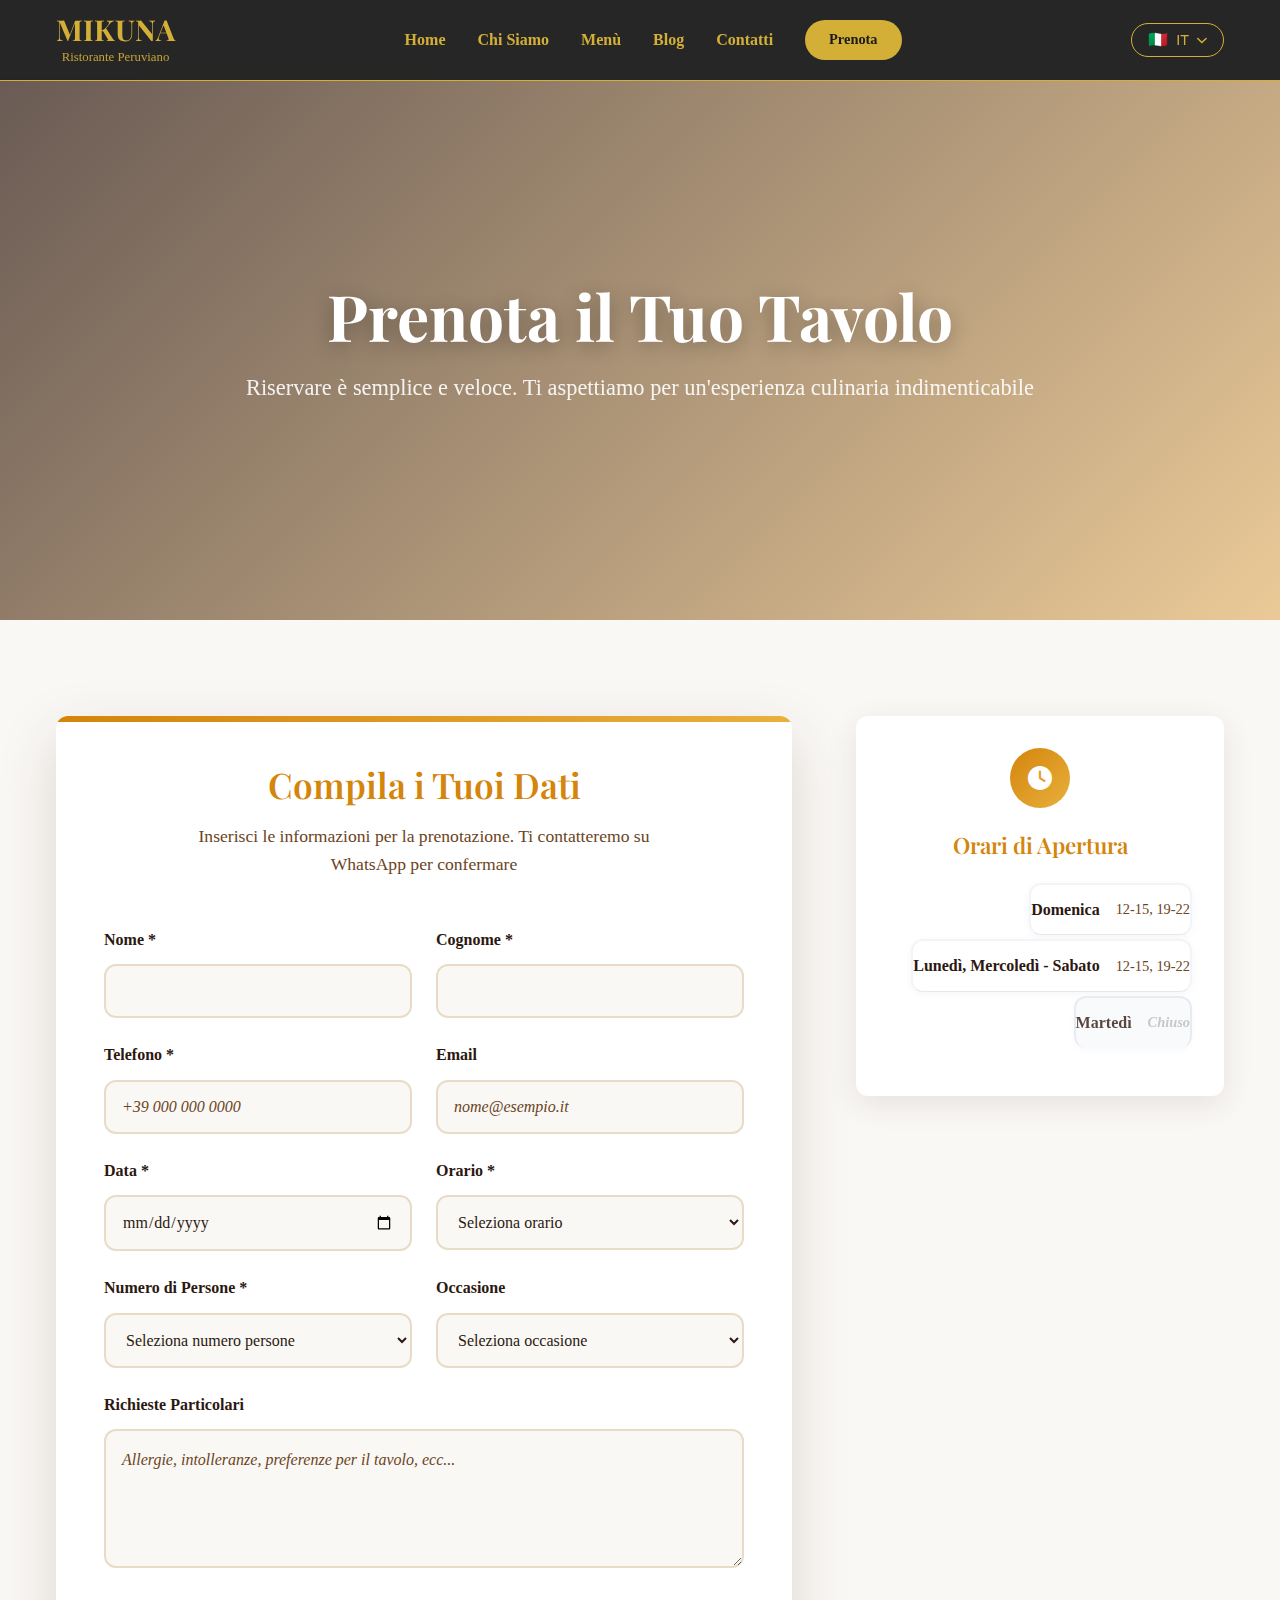
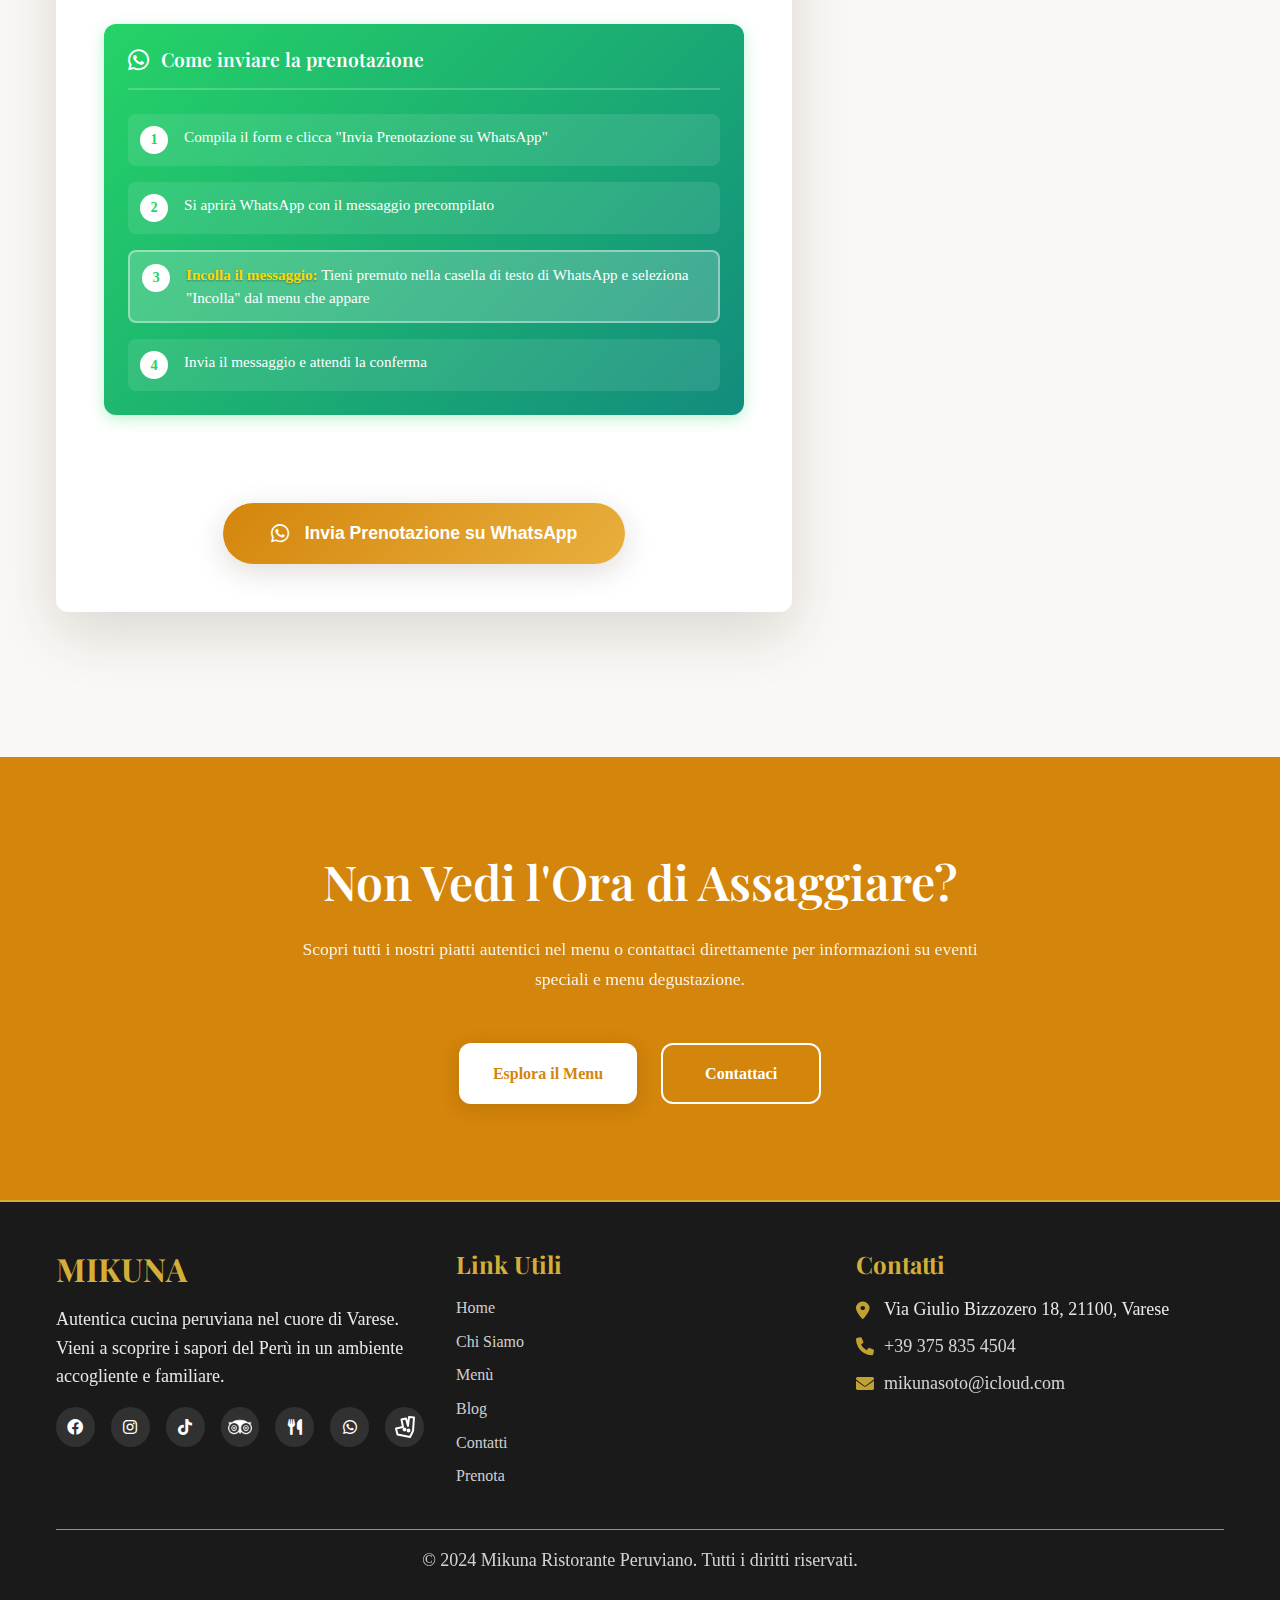
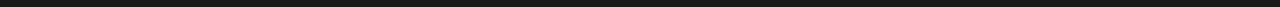
<file: prenota.html>
<!DOCTYPE html>
<html lang="it">
<head>
    <!-- Google tag (gtag.js) -->
    <script async src="https://www.googletagmanager.com/gtag/js?id=G-DRCVD2Q0G8"></script>
    <script>
      window.dataLayer = window.dataLayer || [];
      function gtag(){dataLayer.push(arguments);}
      gtag('js', new Date());

      gtag('config', 'G-DRCVD2Q0G8');
    </script>
    <meta charset="UTF-8">
    <meta name="viewport" content="width=device-width, initial-scale=1.0">
    <title>Prenota - Mikuna Ristorante Peruviano</title>
    <meta name="description" content="Prenota il tuo tavolo da Mikuna, ristorante peruviano a Varese. Form semplice e veloce per riservare il tuo posto e gustare l'autentica cucina del Perù.">
    <link rel="canonical" href="https://www.mikunaitalia.it/prenota.html">
    <link rel="icon" type="image/x-icon" href="/favicon.ico">
    <link rel="icon" type="image/png" sizes="32x32" href="loghi/favicon.png">
    <link rel="icon" type="image/png" sizes="16x16" href="loghi/favicon.png">
    <link rel="apple-touch-icon" sizes="180x180" href="loghi/favicon.png">
    <link rel="shortcut icon" type="image/x-icon" href="/favicon.ico">
    <link rel="manifest" href="/site.webmanifest">
    <link rel="stylesheet" href="style.css">
    <link href="https://fonts.googleapis.com/css2?family=Playfair+Display:wght@400;500;600;700&family=Source+Sans+Pro:wght@300;400;600;700&display=swap" rel="stylesheet">
    <link rel="stylesheet" href="https://cdnjs.cloudflare.com/ajax/libs/font-awesome/6.0.0/css/all.min.css">
</head>
<body>
    <!-- Navigation -->
    <nav class="navbar" id="navbar">
        <div class="nav-container">
            <a href="index.html" class="nav-logo">
                <h2>MIKUNA</h2>
                <span class="nav-subtitle" data-key="nav-subtitle">Ristorante Peruviano</span>
            </a>
            
            <div class="nav-menu" id="nav-menu">
                <a href="index.html" class="nav-link" data-key="nav-home">Home</a>
                <a href="chi-siamo.html" class="nav-link" data-key="nav-about">Chi Siamo</a>
                <a href="menu.html" class="nav-link" data-key="nav-menu">Menù</a>
                <a href="blog/guida-cucina-peruviana-lombardia.html" class="nav-link">Blog</a>
                <a href="contatti.html" class="nav-link" data-key="nav-contact">Contatti</a>
                <a href="prenota.html" class="nav-link cta active" data-key="nav-booking">Prenota</a>
            </div>

            <div class="nav-extras">
                <div class="language-selector">
                    <button id="lang-btn" class="lang-btn">
                        <span id="current-flag" class="current-flag">🇮🇹</span>
                        <span id="current-lang">IT</span>
                        <i class="fas fa-chevron-down"></i>
                    </button>
                    <div class="lang-dropdown" id="lang-dropdown">
                        <button onclick="changeLanguage('it')">
                            <span class="flag-icon">🇮🇹</span>
                            <span>Italiano</span>
                        </button>
                        <button onclick="changeLanguage('es')">
                            <span class="flag-icon">🇵🇪</span>
                            <span>Español</span>
                        </button>
                        <button onclick="changeLanguage('en')">
                            <span class="flag-icon">🇬🇧</span>
                            <span>English</span>
                        </button>
                    </div>
                </div>
                
                <div class="hamburger" id="hamburger">
                    <span></span>
                    <span></span>
                    <span></span>
                </div>
            </div>
        </div>
    </nav>

    <!-- Page Hero -->
    <section class="page-hero">
        <div class="page-hero-background" style="background-image: url('https://images.unsplash.com/photo-1590846406792-0adc7f938f1d?w=1920&h=600&fit=crop')"></div>
        <div class="page-hero-overlay"></div>
        <div class="container">
            <div class="page-hero-content">
                <h1 data-key="booking-hero-title">Prenota il Tuo Tavolo</h1>
                <p data-key="booking-hero-subtitle">Riservare è semplice e veloce. Ti aspettiamo per un'esperienza culinaria indimenticabile</p>
            </div>
        </div>
    </section>

    <!-- Booking Form Section -->
    <section class="booking-form-section">
        <div class="container">
            <div class="booking-layout">
                
                <!-- Booking Form -->
                <div class="booking-form-container">
                    <div class="form-header">
                        <h2 data-key="booking-form-title">Compila i Tuoi Dati</h2>
                        <p data-key="booking-form-subtitle">Inserisci le informazioni per la prenotazione. Ti contatteremo su WhatsApp per confermare</p>
                    </div>
                    
                    <form class="booking-form" id="booking-form">
                        <div class="form-row">
                            <div class="form-group">
                                <label for="firstName" data-key="booking-first-name">Nome *</label>
                                <input type="text" id="firstName" name="firstName" required>
                            </div>
                            <div class="form-group">
                                <label for="lastName" data-key="booking-last-name">Cognome *</label>
                                <input type="text" id="lastName" name="lastName" required>
                            </div>
                        </div>
                        
                        <div class="form-row">
                            <div class="form-group">
                                <label for="phone" data-key="booking-phone">Telefono *</label>
                                <input type="tel" id="phone" name="phone" placeholder="+39 000 000 0000" required>
                            </div>
                            <div class="form-group">
                                <label for="email" data-key="booking-email">Email</label>
                                <input type="email" id="email" name="email" data-key="booking-email-placeholder" placeholder="">
                            </div>
                        </div>
                        
                        <div class="form-row">
                            <div class="form-group">
                                <label for="date" data-key="booking-date">Data *</label>
                                <input type="date" id="date" name="date" required>
                            </div>
                            <div class="form-group">
                                <label for="time" data-key="booking-time">Orario *</label>
                                <select id="time" name="time" required>
                                    <option value="" data-key="booking-select-time">Seleziona orario</option>
                                    <optgroup data-key="booking-lunch" label="Pranzo">
                                        <option value="12:00">12:00</option>
                                        <option value="12:30">12:30</option>
                                        <option value="13:00">13:00</option>
                                        <option value="13:30">13:30</option>
                                        <option value="14:00">14:00</option>
                                        <option value="14:30">14:30</option>
                                    </optgroup>
                                    <optgroup data-key="booking-dinner" label="Cena">
                                        <option value="19:00">19:00</option>
                                        <option value="19:30">19:30</option>
                                        <option value="20:00">20:00</option>
                                        <option value="20:30">20:30</option>
                                        <option value="21:00">21:00</option>
                                        <option value="21:30">21:30</option>
                                    </optgroup>
                                </select>
                            </div>
                        </div>
                        
                        <div class="form-row">
                            <div class="form-group">
                                <label for="guests" data-key="booking-guests">Numero di Persone *</label>
                                <select id="guests" name="guests" required>
                                    <option value="" data-key="booking-select-guests">Seleziona numero persone</option>
                                    <option value="1">1 persona</option>
                                    <option value="2">2 persone</option>
                                    <option value="3">3 persone</option>
                                    <option value="4">4 persone</option>
                                    <option value="5">5 persone</option>
                                    <option value="6">6 persone</option>
                                    <option value="7">7 persone</option>
                                    <option value="8">8 persone</option>
                                    <option value="8+">Più di 8 persone</option>
                                </select>
                            </div>
                            <div class="form-group">
                                <label for="occasion" data-key="booking-occasion">Occasione</label>
                                <select id="occasion" name="occasion">
                                    <option value="" data-key="booking-select-occasion">Seleziona occasione</option>
                                    <option value="Cena normale" data-key="booking-normal-dinner">Cena normale</option>
                                    <option value="Compleanno" data-key="booking-birthday">Compleanno</option>
                                    <option value="Anniversario" data-key="booking-anniversary">Anniversario</option>
                                    <option value="Cena romantica" data-key="booking-romantic">Cena romantica</option>
                                    <option value="Cena di lavoro" data-key="booking-business">Cena di lavoro</option>
                                    <option value="Evento speciale" data-key="booking-special">Evento speciale</option>
                                </select>
                            </div>
                        </div>
                        
                        <div class="form-group">
                            <label for="requests" data-key="booking-requests">Richieste Particolari</label>
                            <textarea id="requests" name="requests" rows="4" data-key="booking-requests-placeholder" placeholder=""></textarea>
                        </div>
                        
                        <!-- Istruzioni per WhatsApp -->
                        <div class="whatsapp-instructions">
                            <div class="instructions-header">
                                <i class="fab fa-whatsapp"></i>
                                <h4>Come inviare la prenotazione</h4>
                            </div>
                            <div class="instructions-steps">
                                <div class="instruction-step">
                                    <span class="step-number">1</span>
                                    <p>Compila il form e clicca "Invia Prenotazione su WhatsApp"</p>
                                </div>
                                <div class="instruction-step">
                                    <span class="step-number">2</span>
                                    <p>Si aprirà WhatsApp con il messaggio precompilato</p>
                                </div>
                                <div class="instruction-step highlight">
                                    <span class="step-number">3</span>
                                    <p><strong>Incolla il messaggio:</strong> Tieni premuto nella casella di testo di WhatsApp e seleziona "Incolla" dal menu che appare</p>
                                </div>
                                <div class="instruction-step">
                                    <span class="step-number">4</span>
                                    <p>Invia il messaggio e attendi la conferma</p>
                                </div>
                            </div>
                        </div>
                        
                        <div class="form-actions">
                            <button type="submit" class="btn btn-primary booking-submit-btn">
                                <i class="fab fa-whatsapp"></i>
                                <span data-key="booking-submit-btn">Invia Prenotazione su WhatsApp</span>
                            </button>
                        </div>
                    </form>
                </div>
                
                <!-- Booking Info -->
                <div class="booking-info">
                    <div class="info-card">
                        <div class="info-icon">
                            <i class="fas fa-clock"></i>
                        </div>
                        <h3 data-key="booking-info-hours-title">Orari di Apertura</h3>
                        <div class="hours-info">
                            <div class="hours-item">
                                <span data-key="booking-hours-sunday">Domenica</span>
                                <span>12-15, 19-22</span>
                            </div>
                            <div class="hours-item">
                                <span data-key="booking-hours-open-days">Lunedì, Mercoledì - Sabato</span>
                                <span>12-15, 19-22</span>
                            </div>
                            <div class="hours-item closed">
                                <span data-key="booking-hours-tuesday">Martedì</span>
                                <span data-key="booking-hours-closed">Chiuso</span>
                            </div>
                        </div>
                    </div>
                    
                    <div class="info-card">
                        <div class="info-icon">
                            <i class="fas fa-info-circle"></i>
                        </div>
                        <h3 data-key="booking-info-policy-title">Consigli per la Prenotazione</h3>
                        <ul class="policy-list" data-key="booking-policy-list">
                            <li>Le prenotazioni sono confermate via WhatsApp</li>
                            <li>Consigliamo di prenotare con almeno 24h di anticipo</li>
                            <li>Per gruppi superiori a 8 persone, contattaci direttamente</li>
                            <li>È possibile modificare o cancellare fino a 2 ore prima</li>
                        </ul>
                    </div>
                    
                    <div class="info-card">
                        <div class="info-icon">
                            <i class="fas fa-utensils"></i>
                        </div>
                        <h3 data-key="booking-info-menu-title">Menu Degustazione</h3>
                        <p data-key="booking-menu-description">
                            Chiedi del nostro menu degustazione per un viaggio completo 
                            attraverso i sapori del Perù. Perfetto per occasioni speciali.
                        </p>
                        <a href="menu.html" class="info-link" data-key="booking-view-menu">Visualizza Menu</a>
                    </div>
                    
                    <div class="info-card">
                        <div class="info-icon">
                            <i class="fas fa-phone-alt"></i>
                        </div>
                        <h3 data-key="booking-info-contact-title">Contatti Diretti</h3>
                        <div class="contact-methods">
                            <a href="tel:+393758354504" class="contact-method">
                                <i class="fas fa-phone"></i>
                                <span>+39 375 835 4504</span>
                            </a>
                            <a href="https://wa.me/393758354504" class="contact-method whatsapp">
                                <i class="fab fa-whatsapp"></i>
                                <span data-key="booking-whatsapp-direct">WhatsApp Diretto</span>
                            </a>
                        </div>
                    </div>
                </div>
            </div>
        </div>
    </section>

    <!-- CTA Section -->
    <section class="cta-section">
        <div class="container">
            <div class="cta-content">
                <h2 data-key="booking-cta-title">Non Vedi l'Ora di Assaggiare?</h2>
                <p data-key="booking-cta-text">
                    Scopri tutti i nostri piatti autentici nel menu o contattaci direttamente 
                    per informazioni su eventi speciali e menu degustazione.
                </p>
                <div class="cta-buttons">
                    <a href="menu.html" class="btn btn-primary" data-key="booking-cta-menu-btn">Esplora il Menu</a>
                    <a href="contatti.html" class="btn btn-outline" data-key="booking-cta-contact-btn">Contattaci</a>
                </div>
            </div>
        </div>
    </section>

    <!-- Footer -->
    <footer class="footer">
        <div class="container">
            <div class="footer-content">
                <div class="footer-section">
                    <h3>MIKUNA</h3>
                    <p data-key="footer-description">
                        Autentica cucina peruviana nel cuore di Varese. 
                        Vieni a scoprire i sapori del Perù in un ambiente accogliente e familiare.
                    </p>
                    <div class="social-links" itemprop="sameAs" itemscope itemtype="https://schema.org/ItemList">
                        <!-- Facebook -->
                        <a href="https://www.facebook.com/profile.php?id=61558083482452" 
                           target="_blank" 
                           rel="noopener" 
                           class="social-link facebook-link" 
                           aria-label="Segui Mikuna su Facebook - Foto dei piatti e aggiornamenti"
                           title="Seguici su Facebook"
                           itemscope 
                           itemtype="https://schema.org/WebPage"
                           itemprop="itemListElement">
                            <meta itemprop="name" content="Mikuna Facebook">
                            <meta itemprop="description" content="Pagina Facebook ufficiale di Mikuna Ristorante Peruviano Varese">
                            <meta itemprop="url" content="https://www.facebook.com/profile.php?id=61558083482452">
                            <i class="fab fa-facebook" aria-hidden="true"></i>
                        </a>
                        
                        <!-- Instagram -->
                        <a href="https://www.instagram.com/mikunaitalia/" 
                           target="_blank" 
                           rel="noopener" 
                           class="social-link instagram-link" 
                           aria-label="Segui Mikuna su Instagram - Stories e contenuti esclusivi della cucina peruviana"
                           title="Seguici su Instagram"
                           itemscope 
                           itemtype="https://schema.org/WebPage"
                           itemprop="itemListElement">
                            <meta itemprop="name" content="Mikuna Instagram">
                            <meta itemprop="description" content="Profilo Instagram ufficiale di Mikuna con foto dei piatti e stories">
                            <meta itemprop="url" content="https://www.instagram.com/mikunaitalia/">
                            <i class="fab fa-instagram" aria-hidden="true"></i>
                        </a>
                        
                        <!-- TikTok -->
                        <a href="https://www.tiktok.com/@mikunaitalia" 
                           target="_blank" 
                           rel="noopener" 
                           class="social-link tiktok-link" 
                           aria-label="Segui Mikuna su TikTok - Video della cucina peruviana e behind the scenes"
                           title="Seguici su TikTok"
                           itemscope 
                           itemtype="https://schema.org/WebPage"
                           itemprop="itemListElement">
                            <meta itemprop="name" content="Mikuna TikTok">
                            <meta itemprop="description" content="Canale TikTok di Mikuna con video della cucina peruviana">
                            <meta itemprop="url" content="https://www.tiktok.com/@mikunaitalia">
                            <i class="fab fa-tiktok" aria-hidden="true"></i>
                        </a>
                        
                        <!-- TripAdvisor -->
                        <a href="https://www.tripadvisor.it/Restaurant_Review-g12850174-d27976419-Reviews-Mikuna-Bizzozero_Varese_Province_of_Varese_Lombardy.html" 
                           target="_blank" 
                           rel="noopener noreferrer" 
                           class="social-link tripadvisor-link" 
                           aria-label="Leggi le recensioni di Mikuna su TripAdvisor - Valutazioni e opinioni dei clienti"
                           title="Recensioni su TripAdvisor"
                           itemscope 
                           itemtype="https://schema.org/Review"
                           itemprop="itemListElement">
                            <meta itemprop="name" content="Mikuna TripAdvisor Reviews">
                            <meta itemprop="description" content="Recensioni e valutazioni di Mikuna Ristorante Peruviano su TripAdvisor">
                            <meta itemprop="url" content="https://www.tripadvisor.it/Restaurant_Review-g12850174-d27976419-Reviews-Mikuna-Bizzozero_Varese_Province_of_Varese_Lombardy.html">
                            <img src="loghi/tripadvisor_icon.png" alt="TripAdvisor - Recensioni Mikuna" aria-hidden="true">
                        </a>
                        
                        <!-- TheFork -->
                        <a href="https://www.thefork.it/ristorante/mikuna-r836600" 
                           target="_blank" 
                           rel="noopener noreferrer" 
                           class="social-link thefork-link" 
                           aria-label="Prenota un tavolo da Mikuna su TheFork - Prenotazioni online ristorante peruviano Varese"
                           title="Prenota su TheFork"
                           itemscope 
                           itemtype="https://schema.org/ReservationService"
                           itemprop="itemListElement">
                            <meta itemprop="name" content="Mikuna TheFork">
                            <meta itemprop="description" content="Prenota online il tuo tavolo da Mikuna Ristorante Peruviano su TheFork">
                            <meta itemprop="url" content="https://www.thefork.it/ristorante/mikuna-r836600">
                            <meta itemprop="serviceType" content="Restaurant Reservation">
                            <i class="fas fa-utensils" aria-hidden="true"></i>
                        </a>
                        
                        <!-- WhatsApp -->
                        <a href="https://wa.me/393758354504?text=Ciao%20Mikuna!%20Vorrei%20prenotare%20un%20tavolo%20per%20la%20cucina%20peruviana" 
                           target="_blank" 
                           rel="noopener" 
                           class="social-link whatsapp-link" 
                           aria-label="Contattaci su WhatsApp - Prenotazioni e informazioni ristorante peruviano Mikuna Varese"
                           title="Scrivici su WhatsApp"
                           itemscope 
                           itemtype="https://schema.org/ContactPoint"
                           itemprop="itemListElement">
                            <meta itemprop="name" content="Mikuna WhatsApp">
                            <meta itemprop="description" content="Contatta Mikuna su WhatsApp per prenotazioni e informazioni">
                            <meta itemprop="url" content="https://wa.me/393758354504">
                            <meta itemprop="contactType" content="customer service">
                            <meta itemprop="telephone" content="+393758354504">
                            <i class="fab fa-whatsapp" aria-hidden="true"></i>
                        </a>
                        
                        <!-- Deliveroo -->
                        <a href="https://deliveroo.it/it/menu/milano/varese/mikuna-via-giulio-bizzozero-18?utm_source=mikuna-website&utm_medium=social-footer&utm_campaign=delivery-peruvian-food" 
                           target="_blank" 
                           rel="noopener noreferrer" 
                           class="social-link deliveroo-link" 
                           aria-label="Ordina cibo peruviano a domicilio con Deliveroo - Delivery cucina peruviana Mikuna Varese"
                           title="Ordina su Deliveroo"
                           itemscope 
                           itemtype="https://schema.org/FoodDeliveryService"
                           itemprop="itemListElement">
                            <meta itemprop="name" content="Mikuna Deliveroo">
                            <meta itemprop="description" content="Ordina cibo peruviano a domicilio da Mikuna con Deliveroo">
                            <meta itemprop="url" content="https://deliveroo.it/it/menu/milano/varese/mikuna-via-giulio-bizzozero-18">
                            <meta itemprop="serviceType" content="Food Delivery">
                            <meta itemprop="areaServed" content="Varese, Lombardia">
                            <img src="loghi/deliveroo_icon.svg" alt="Deliveroo - Delivery Mikuna" aria-hidden="true">
                        </a>
                    </div>
                </div>
                
                <div class="footer-section">
                    <h4 data-key="footer-links-title">Link Utili</h4>
                    <ul class="footer-links">
                        <li><a href="index.html" data-key="nav-home">Home</a></li>
                        <li><a href="chi-siamo.html" data-key="nav-about">Chi Siamo</a></li>
                        <li><a href="menu.html" data-key="nav-menu">Menù</a></li>
                        <li><a href="blog/guida-cucina-peruviana-lombardia.html">Blog</a></li>
                        <li><a href="contatti.html" data-key="nav-contact">Contatti</a></li>
                        <li><a href="prenota.html" data-key="nav-booking">Prenota</a></li>
                    </ul>
                </div>
                
                <div class="footer-section">
                    <h4 data-key="footer-contact-title">Contatti</h4>
                    <div class="footer-contact">
                        <p><i class="fas fa-map-marker-alt"></i> Via Giulio Bizzozero 18, 21100, Varese</p>
                        <p><i class="fas fa-phone"></i> <a href="tel:+393758354504">+39 375 835 4504</a></p>
                        <p><i class="fas fa-envelope"></i> <a href="mailto:mikunasoto@icloud.com">mikunasoto@icloud.com</a></p>
                    </div>
                </div>
            </div>
            
            <div class="footer-bottom">
                <p>&copy; 2024 Mikuna Ristorante Peruviano. <span data-key="footer-rights">Tutti i diritti riservati.</span></p>
            </div>
        </div>
    </footer>

    <script src="script.js"></script>
    <script>
        // Booking Form Handler - Versione ottimizzata per WhatsApp Business
        document.getElementById('booking-form').addEventListener('submit', function(e) {
            e.preventDefault();
            
            // Get form data
            const formData = new FormData(this);
            const data = {};
            for (let [key, value] of formData.entries()) {
                data[key] = value;
            }
            
            // Validate required fields
            if (!data.firstName || !data.lastName || !data.phone || !data.date || !data.time || !data.guests) {
                alert('Per favore compila tutti i campi obbligatori.');
                return;
            }
            
            // Ottieni la lingua corrente
            const currentLang = window.mikunaWebsite ? window.mikunaWebsite.currentLanguage : 'it';
            
            // Create WhatsApp message (semplificato, senza emoji)
            const message = createWhatsAppMessage(data, currentLang);
            
            // Pulizia e encoding del messaggio per WhatsApp Business
            const cleanMessage = message
                .replace(/\*/g, '') // Rimuove asterischi
                .replace(/[^\w\s\nàèéìíòóùúÀÈÉÌÍÒÓÙÚáéíóúÁÉÍÓÚäëïöüÄËÏÖÜñÑçÇ\-\.,!?:()]/g, '') // Solo caratteri sicuri
                .trim();
            
            // Usa sempre api.whatsapp.com per massima compatibilità con WhatsApp Business
            const whatsappURL = `https://api.whatsapp.com/send?phone=393758354504&text=${encodeURIComponent(cleanMessage)}`;
            
            // Copia negli appunti come backup (non bloccante)
            if (navigator.clipboard && window.isSecureContext) {
                navigator.clipboard.writeText(cleanMessage).catch(() => {});
            }

            // Apre direttamente WhatsApp in nuova finestra
            window.open(whatsappURL, '_blank');

            // Reindirizza alla home in modo asincrono per evitare blocchi
            setTimeout(() => {
                window.location.href = 'index.html';
            }, 100);
        });
        
        function createWhatsAppMessage(data, lang) {
            // Formatta la data in formato leggibile
            const dateObj = new Date(data.date);
            const formattedDate = dateObj.toLocaleDateString(lang === 'es' ? 'es-ES' : lang === 'en' ? 'en-US' : 'it-IT', { 
                weekday: 'long', 
                year: 'numeric', 
                month: 'long', 
                day: 'numeric' 
            });
            
            let message = '';
            
            if (lang === 'it') {
                message = `PRENOTAZIONE MIKUNA\n`;
                message += `================================\n\n`;
                message += `Nome: ${data.firstName} ${data.lastName}\n`;
                message += `Telefono: ${data.phone}\n`;
                if (data.email) message += `Email: ${data.email}\n`;
                message += `Data: ${formattedDate}\n`;
                message += `Orario: ${data.time}\n`;
                message += `Persone: ${data.guests}\n`;
                if (data.occasion && data.occasion !== 'Seleziona occasione') message += `Occasione: ${data.occasion}\n`;
                if (data.requests) message += `Note: ${data.requests}\n`;
                message += `\nGrazie per aver scelto Mikuna!\n`;
                message += `Via Giulio Bizzozero 18, 21100, Varese`;
            } else if (lang === 'es') {
                message = `RESERVA MIKUNA\n`;
                message += `============================\n\n`;
                message += `Nombre: ${data.firstName} ${data.lastName}\n`;
                message += `Telefono: ${data.phone}\n`;
                if (data.email) message += `Email: ${data.email}\n`;
                message += `Fecha: ${formattedDate}\n`;
                message += `Horario: ${data.time}\n`;
                message += `Personas: ${data.guests}\n`;
                if (data.occasion && data.occasion !== 'Seleccionar ocasión') message += `Ocasion: ${data.occasion}\n`;
                if (data.requests) message += `Notas: ${data.requests}\n`;
                message += `\nGracias por elegir Mikuna!\n`;
                message += `Via Giulio Bizzozero 18, 21100, Varese`;
            } else {
                message = `MIKUNA RESERVATION\n`;
                message += `===============================\n\n`;
                message += `Name: ${data.firstName} ${data.lastName}\n`;
                message += `Phone: ${data.phone}\n`;
                if (data.email) message += `Email: ${data.email}\n`;
                message += `Date: ${formattedDate}\n`;
                message += `Time: ${data.time}\n`;
                message += `Guests: ${data.guests}\n`;
                if (data.occasion && data.occasion !== 'Select occasion') message += `Occasion: ${data.occasion}\n`;
                if (data.requests) message += `Notes: ${data.requests}\n`;
                message += `\nThank you for choosing Mikuna!\n`;
                message += `Via Giulio Bizzozero 18, 21100, Varese`;
            }
            
            return message;
        }
        
        // Set minimum date to today
        document.getElementById('date').min = new Date().toISOString().split('T')[0];
    </script>
</body>
</html>
</file>
<file: style.css>
/* CSS Reset e Variabili */
:root {
    --primary-color: #d4850b;
    --primary-dark: #b8710a;
    --secondary-color: #2c1810;
    --accent-color: #e8b03d;
    --gold-color: #D4AF37;
    --gold-dark: #B8860B;
    --black-color: #1a1a1a;
    --black-soft: #2d2d2d;
    --text-dark: #2c1810;
    --text-light: #6b4423;
    --text-white: #ffffff;
    --text-gold: #D4AF37;
    --bg-light: #faf8f5;
    --bg-cream: #f5f1eb;
    --bg-black: #1a1a1a;
    --border-light: #e8dcc6;
    --border-gold: #D4AF37;
    --shadow-light: rgba(44, 24, 16, 0.1);
    --shadow-medium: rgba(44, 24, 16, 0.15);
    --shadow-strong: rgba(44, 24, 16, 0.25);
    --shadow-gold: rgba(212, 175, 55, 0.2);
    --transition: all 0.3s cubic-bezier(0.4, 0, 0.2, 1);
    --transition-fast: all 0.2s ease;
    --border-radius: 12px;
    --max-width: 1200px;
}

* {
    margin: 0;
    padding: 0;
    box-sizing: border-box;
}

html {
    scroll-behavior: smooth;
}

body {
    font-family: var(--font-body);
    line-height: 1.6;
    color: var(--text-dark);
    background-color: var(--bg-light);
    overflow-x: hidden;
}

/* Typography */
h1, h2, h3, h4, h5, h6 {
    font-family: 'Playfair Display', serif;
    font-weight: 600;
    line-height: 1.2;
    margin-bottom: 1rem;
}

h1 { font-size: clamp(2.5rem, 5vw, 4rem); }
h2 { font-size: clamp(2rem, 4vw, 3rem); }
h3 { font-size: clamp(1.5rem, 3vw, 2rem); }
h4 { font-size: clamp(1.25rem, 2.5vw, 1.5rem); }

p {
    margin-bottom: 1rem;
    font-size: clamp(1rem, 2vw, 1.125rem);
}

/* Utilities */
.container {
    max-width: var(--max-width);
    margin: 0 auto;
    padding: 0 1rem;
}

.section-header {
    text-align: center;
    margin-bottom: 4rem;
}

.section-header h2 {
    color: var(--primary-color);
    margin-bottom: 1rem;
}

.section-header p {
    color: var(--text-light);
    max-width: 600px;
    margin: 0 auto;
}

/* Buttons */
.btn {
    display: inline-block;
    padding: 1rem 2rem;
    text-decoration: none;
    border-radius: var(--border-radius);
    font-weight: 600;
    font-size: 1rem;
    transition: var(--transition);
    cursor: pointer;
    border: 2px solid transparent;
    text-align: center;
    min-width: 160px;
}

.btn-primary {
    background: linear-gradient(135deg, var(--primary-color), var(--accent-color));
    color: var(--text-white);
    box-shadow: 0 4px 20px var(--shadow-medium);
}

.btn-primary:hover {
    transform: translateY(-2px);
    box-shadow: 0 8px 30px var(--shadow-strong);
}

.btn-secondary {
    background: transparent;
    color: var(--text-white);
    border-color: var(--text-white);
}

.btn-secondary:hover {
    background: var(--text-white);
    color: var(--primary-color);
    transform: translateY(-2px);
}

.btn-outline {
    background: transparent;
    color: var(--primary-color);
    border-color: var(--primary-color);
}

.btn-outline:hover {
    background: var(--primary-color);
    color: var(--text-white);
    transform: translateY(-2px);
}

/* Navigation */
.navbar {
    position: fixed;
    top: 0;
    left: 0;
    right: 0;
    background: rgba(26, 26, 26, 0.95);
    backdrop-filter: blur(10px);
    z-index: 1000;
    transition: var(--transition);
    border-bottom: 1px solid var(--border-gold);
}

.navbar.scrolled {
    background: rgba(26, 26, 26, 0.98);
    box-shadow: 0 2px 20px var(--shadow-gold);
}

.nav-container {
    max-width: var(--max-width);
    margin: 0 auto;
    padding: 0 1rem;
    display: flex;
    align-items: center;
    justify-content: space-between;
    height: 80px;
}

.nav-logo {
    text-decoration: none;
    color: inherit;
    transition: var(--transition);
    display: flex;
    flex-direction: column;
    align-items: center;
}

.nav-logo:hover {
    transform: scale(1.05);
}

.nav-logo h2 {
    font-family: 'Playfair Display', serif;
    font-size: 1.8rem;
    font-weight: 700;
    color: var(--gold-color);
    margin: 0;
    transition: var(--transition);
}

.nav-logo:hover h2 {
    color: var(--text-white);
    text-shadow: 0 0 10px var(--gold-color);
}

.nav-subtitle {
    font-size: 0.8rem;
    color: var(--gold-color);
    font-weight: 400;
    transition: var(--transition);
    opacity: 0.9;
}

.nav-logo:hover .nav-subtitle {
    color: var(--text-white);
    opacity: 1;
}

.nav-menu {
    display: flex;
    align-items: center;
    gap: 2rem;
}

.nav-link {
    text-decoration: none;
    color: var(--gold-color);
    font-weight: 700;
    transition: var(--transition);
    position: relative;
}

.nav-link:hover,
.nav-link.active {
    color: var(--text-white);
    text-shadow: 0 0 8px var(--gold-color);
}

.nav-link.cta {
    background: var(--gold-color);
    color: var(--black-color);
    padding: 0.5rem 1.5rem;
    border-radius: 25px;
    font-size: 0.9rem;
    font-weight: 600;
}

.nav-link.cta:hover {
    background: var(--text-white);
    color: var(--black-color);
    transform: translateY(-1px);
    box-shadow: 0 4px 15px var(--shadow-gold);
}

.nav-extras {
    display: flex;
    align-items: center;
    gap: 1rem;
}

/* Language Selector */
.language-selector {
    position: relative;
}

.lang-btn {
    display: flex;
    align-items: center;
    gap: 0.5rem;
    background: transparent;
    border: 1px solid var(--border-gold);
    padding: 0.5rem 1rem;
    border-radius: 20px;
    cursor: pointer;
    transition: var(--transition);
    color: var(--gold-color);
    font-size: 0.9rem;
}

.current-flag {
    font-size: 1rem;
    line-height: 1;
    display: inline-flex;
    align-items: center;
    justify-content: center;
}

.lang-btn:hover {
    background: rgba(212, 175, 55, 0.1);
    border-color: var(--text-white);
    color: var(--text-white);
}

.lang-btn i.fas {
    font-size: 0.7rem;
    color: var(--gold-color);
    transition: var(--transition);
}

.lang-btn:hover i.fas {
    color: var(--text-white);
}

.lang-dropdown {
    position: absolute;
    top: 100%;
    right: 0;
    background: var(--black-soft);
    border: 1px solid var(--border-gold);
    border-radius: var(--border-radius);
    box-shadow: 0 8px 30px var(--shadow-gold);
    overflow: hidden;
    opacity: 0;
    visibility: hidden;
    transform: translateY(-10px);
    transition: var(--transition);
    min-width: 140px;
    margin-top: 0.5rem;
}

.language-selector:hover .lang-dropdown {
    opacity: 1;
    visibility: visible;
    transform: translateY(0);
}

.lang-dropdown button {
    width: 100%;
    padding: 0.75rem 1rem;
    border: none;
    background: transparent;
    text-align: left;
    cursor: pointer;
    transition: var(--transition-fast);
    font-size: 0.9rem;
    display: flex;
    align-items: center;
    gap: 0.5rem;
    color: var(--gold-color);
}

.lang-dropdown button:hover {
    background: rgba(212, 175, 55, 0.15);
    color: var(--text-white);
}

.flag-icon {
    font-size: 1rem;
    line-height: 1;
    width: 20px;
    height: 15px;
    display: inline-flex;
    align-items: center;
    justify-content: center;
    margin-right: 0.25rem;
}

/* Hamburger Menu */
.hamburger {
    display: none;
    flex-direction: column;
    cursor: pointer;
    gap: 4px;
}

.hamburger span {
    width: 25px;
    height: 3px;
    background: var(--gold-color);
    transition: var(--transition);
    border-radius: 2px;
}

.hamburger.active span:nth-child(1) {
    transform: rotate(45deg) translate(8px, 8px);
}

.hamburger.active span:nth-child(2) {
    opacity: 0;
}

.hamburger.active span:nth-child(3) {
    transform: rotate(-45deg) translate(7px, -6px);
}

/* Hero Section */
.hero {
    height: 100vh;
    position: relative;
    display: flex;
    align-items: center;
    justify-content: center;
    text-align: center;
    color: var(--text-white);
    overflow: hidden;
}

.hero-background {
    position: absolute;
    top: 0;
    left: 0;
    width: 100%;
    height: 100%;
    background-image: url('loghi/foto_locale.jpg');
    background-size: cover;
    background-position: center;
    background-repeat: no-repeat;
    z-index: -2;
}

.hero-overlay {
    position: absolute;
    top: 0;
    left: 0;
    width: 100%;
    height: 100%;
    background: linear-gradient(135deg, rgba(44, 24, 16, 0.8) 0%, rgba(212, 133, 11, 0.3) 100%);
    z-index: -1;
}

.hero-content {
    max-width: 800px;
    padding: 0 2rem;
    animation: fadeInUp 1s ease-out;
}

.hero-title {
    font-size: clamp(3rem, 8vw, 5rem);
    font-weight: 700;
    margin-bottom: 1rem;
    text-shadow: 0 4px 20px rgba(0, 0, 0, 0.3);
}

.hero-subtitle {
    font-size: clamp(1.2rem, 3vw, 1.8rem);
    font-weight: 300;
    margin-bottom: 1.5rem;
    color: var(--accent-color);
}

.hero-description {
    font-size: clamp(1rem, 2.5vw, 1.2rem);
    margin-bottom: 3rem;
    opacity: 0.9;
    max-width: 600px;
    margin-left: auto;
    margin-right: auto;
}

.hero-buttons {
    display: flex;
    gap: 1.5rem;
    justify-content: center;
    flex-wrap: wrap;
}



@keyframes bounce {
    0%, 20%, 50%, 80%, 100% { transform: translateY(0); }
    40% { transform: translateY(-3px); }
    60% { transform: translateY(-2px); }
}

/* Menu Navigation Link - Rimosso styling speciale */

@keyframes subtle-pulse {
    0%, 100% { opacity: 1; }
    50% { opacity: 0.85; }
}

.hero-scroll {
    position: absolute;
    bottom: 2rem;
    left: 50%;
    transform: translateX(-50%);
    font-size: 1.5rem;
    animation: bounce 2s infinite;
    cursor: pointer;
    opacity: 0.8;
}

/* Animations */
@keyframes fadeInUp {
    from {
        opacity: 0;
        transform: translateY(30px);
    }
    to {
        opacity: 1;
        transform: translateY(0);
    }
}

@keyframes bounce {
    0%, 20%, 50%, 80%, 100% {
        transform: translateX(-50%) translateY(0);
    }
    40% {
        transform: translateX(-50%) translateY(-10px);
    }
    60% {
        transform: translateX(-50%) translateY(-5px);
    }
}

/* Sections */
section {
    padding: 5rem 0;
}

.specialties {
    background: var(--bg-cream);
}

/* Carousel */
.dishes-carousel {
    position: relative;
    max-width: 100%;
    overflow: hidden;
    touch-action: pan-y; /* Permette lo scroll verticale */
}

.carousel-container {
    overflow: hidden;
    border-radius: var(--border-radius);
    touch-action: pan-y; /* Permette lo scroll verticale */
}

.carousel-track {
    display: flex;
    transition: transform 0.5s cubic-bezier(0.4, 0, 0.2, 1);
    gap: 2rem;
    touch-action: pan-y; /* Permette lo scroll verticale */
}

.dish-card {
    min-width: 350px;
    background: white;
    border-radius: var(--border-radius);
    overflow: hidden;
    box-shadow: 0 8px 30px var(--shadow-light);
    transition: var(--transition);
    touch-action: pan-y; /* Permette lo scroll verticale */
}

.dish-card:hover {
    transform: translateY(-8px);
    box-shadow: 0 20px 50px var(--shadow-medium);
}

.dish-image {
    height: 250px;
    background-size: cover;
    background-position: center;
    position: relative;
}

.dish-info {
    padding: 1.5rem;
}

.dish-info h3 {
    color: var(--primary-color);
    margin-bottom: 0.5rem;
    font-size: 1.4rem;
}

.dish-info p {
    color: var(--text-light);
    margin-bottom: 1rem;
    line-height: 1.5;
}

.dish-price {
    font-size: 1.2rem;
    font-weight: 700;
    color: var(--primary-color);
}

.carousel-btn {
    position: absolute;
    top: 50%;
    transform: translateY(-50%);
    background: rgba(255, 255, 255, 0.9);
    border: none;
    width: 50px;
    height: 50px;
    border-radius: 50%;
    cursor: pointer;
    display: flex;
    align-items: center;
    justify-content: center;
    font-size: 1.2rem;
    color: var(--primary-color);
    transition: var(--transition);
    z-index: 10;
    box-shadow: 0 4px 20px var(--shadow-light);
}

.carousel-btn:hover {
    background: white;
    transform: translateY(-50%) scale(1.1);
}

.carousel-btn-prev {
    left: 1rem;
}

.carousel-btn-next {
    right: 1rem;
}

.carousel-dots {
    display: flex;
    justify-content: center;
    gap: 0.5rem;
    margin-top: 2rem;
}

.carousel-dot {
    width: 12px;
    height: 12px;
    border-radius: 50%;
    background: var(--border-light);
    cursor: pointer;
    transition: var(--transition-fast);
}

.carousel-dot.active {
    background: var(--primary-color);
    transform: scale(1.2);
}

/* About Preview */
.about-preview {
    background: white;
}

.about-content {
    display: grid;
    grid-template-columns: 1fr 1fr;
    gap: 4rem;
    align-items: center;
}

.about-text h2 {
    color: var(--primary-color);
}

.about-text p {
    color: var(--text-light);
    margin-bottom: 1.5rem;
}

.about-image {
    position: relative;
    border-radius: var(--border-radius);
    overflow: hidden;
    box-shadow: 0 20px 50px var(--shadow-medium);
}

.about-image img {
    width: 100%;
    height: 400px;
    object-fit: cover;
    transition: var(--transition);
}

.about-image:hover img {
    transform: scale(1.05);
}

.about-image .image-caption {
    position: absolute;
    bottom: 0;
    left: 0;
    right: 0;
    background: linear-gradient(transparent, rgba(44, 24, 16, 0.8));
    padding: 2rem 1.5rem 1.5rem;
    color: white;
}

.about-image .image-caption p {
    margin: 0;
    font-size: 0.9rem;
    font-style: italic;
}

/* Info Section */
.info-section {
    background: var(--bg-cream);
}

.info-grid {
    display: grid;
    grid-template-columns: repeat(auto-fit, minmax(300px, 1fr));
    gap: 2rem;
}

.info-card {
    background: white;
    padding: 2rem;
    border-radius: var(--border-radius);
    text-align: center;
    box-shadow: 0 8px 30px var(--shadow-light);
    transition: var(--transition);
}

.info-card:hover {
    transform: translateY(-5px);
    box-shadow: 0 15px 40px var(--shadow-medium);
}

.info-icon {
    width: 80px;
    height: 80px;
    background: linear-gradient(135deg, var(--primary-color), var(--accent-color));
    border-radius: 50%;
    display: flex;
    align-items: center;
    justify-content: center;
    margin: 0 auto 1.5rem;
    font-size: 2rem;
    color: white;
}

.info-card h3 {
    color: var(--primary-color);
    margin-bottom: 1rem;
    font-size: 1.4rem;
}

.info-card p {
    color: var(--text-light);
    margin: 0;
    font-size: 1.1rem;
    line-height: 1.6;
}

.info-card a {
    color: var(--primary-color);
    text-decoration: none;
    transition: var(--transition-fast);
}

.info-card a:hover {
    color: var(--primary-dark);
}

/* Footer */
.footer {
    background: var(--black-color);
    color: var(--text-white);
    padding: 3rem 0 1rem;
    border-top: 2px solid var(--border-gold);
}

.footer-content {
    display: grid;
    grid-template-columns: repeat(auto-fit, minmax(250px, 1fr));
    gap: 2rem;
    margin-bottom: 2rem;
}

.footer-section h3,
.footer-section h4 {
    color: var(--gold-color);
    margin-bottom: 1rem;
    font-weight: 700;
}

.footer-section p {
    opacity: 0.9;
    line-height: 1.6;
}

.social-links {
    display: flex;
    gap: 1rem;
    margin-top: 1rem;
}

.social-link {
    width: 40px;
    height: 40px;
    background: rgba(255, 255, 255, 0.1);
    border-radius: 50%;
    display: flex;
    align-items: center;
    justify-content: center;
    color: white;
    text-decoration: none;
    transition: var(--transition);
}

.social-link:hover {
    background: var(--gold-color);
    transform: translateY(-2px);
    box-shadow: 0 4px 15px var(--shadow-gold);
}

/* Icone personalizzate nei social links */
.social-link img {
    width: 24px;
    height: 24px;
    object-fit: contain;
}

/* Icona Deliveroo bianca */
.social-link img[src*="deliveroo_icon.svg"] {
    filter: brightness(0) saturate(100%) invert(1); /* Rende l'icona bianca */
}

.social-link:hover img {
    filter: brightness(0) saturate(100%); /* Rende l'icona nera al hover */
}

/* Mantiene Deliveroo bianca anche al hover */
.social-link:hover img[src*="deliveroo_icon.svg"] {
    filter: brightness(0) saturate(100%) invert(1); /* Mantiene bianca */
}

.footer-links {
    list-style: none;
}

.footer-links li {
    margin-bottom: 0.5rem;
}

.footer-links a {
    color: rgba(255, 255, 255, 0.8);
    text-decoration: none;
    transition: var(--transition-fast);
}

.footer-links a:hover {
    color: var(--gold-color);
}

.footer-contact p {
    display: flex;
    align-items: center;
    gap: 0.5rem;
    margin-bottom: 0.5rem;
}

.footer-contact i {
    color: var(--gold-color);
    width: 20px;
}

.footer-contact a {
    color: rgba(255, 255, 255, 0.9);
    text-decoration: none;
    transition: var(--transition-fast);
}

.footer-contact a:hover {
    color: var(--gold-color);
}

.footer-bottom {
    border-top: 1px solid var(--border-gold);
    padding-top: 1rem;
    text-align: center;
    opacity: 0.8;
}

/* Responsive Design */
@media (max-width: 968px) {
    .nav-menu {
        position: fixed;
        top: 80px;
        left: 0;
        right: 0;
        background: var(--black-soft);
        flex-direction: column;
        padding: 2rem;
        transform: translateY(-100%);
        opacity: 0;
        visibility: hidden;
        transition: var(--transition);
        box-shadow: 0 8px 30px var(--shadow-gold);
        border-bottom: 2px solid var(--border-gold);
    }

    .nav-menu.active {
        transform: translateY(0);
        opacity: 1;
        visibility: visible;
    }

    .hamburger {
        display: flex;
    }

    .about-content {
        grid-template-columns: 1fr;
        gap: 2rem;
    }

    .hero-buttons {
        flex-direction: column;
        align-items: center;
    }

    .dish-card {
        min-width: 280px;
    }
}

@media (max-width: 640px) {
    .container {
        padding: 0 1rem;
    }

    section {
        padding: 3rem 0;
    }

    .nav-container {
        padding: 0 1rem;
    }

    .hero-content {
        padding: 0 1rem;
    }

    .carousel-btn {
        width: 40px;
        height: 40px;
        font-size: 1rem;
    }

    .carousel-btn-prev {
        left: 0.5rem;
    }

    .carousel-btn-next {
        right: 0.5rem;
    }

    .dish-card {
        min-width: 250px;
    }

    .info-grid {
        grid-template-columns: 1fr;
        gap: 1.5rem;
    }
    
    .info-card {
        padding: 2.5rem 1.5rem;
        text-align: center;
    }
    
    .info-card h3 {
        font-size: 1.3rem;
    }
    
    .info-card p {
        font-size: 1rem;
    }

    .footer-content {
        grid-template-columns: 1fr;
        text-align: center;
    }

    .carousel-container {
        display: flex;
        justify-content: center;
        align-items: center;
        overflow-x: auto;
        padding-left: 0;
        padding-right: 0;
    }
    .carousel-track {
        display: flex;
        align-items: center;
        gap: 1rem;
        width: 100%;
        /* justify-content: center; */
        padding-left: calc((100vw - 90vw) / 2);
        padding-right: calc((100vw - 90vw) / 2);
        box-sizing: content-box;
    }
    .dish-card {
        min-width: 90vw;
        max-width: 90vw;
        margin-left: 0;
        margin-right: 0;
    }
}

/* Scroll Animations */
.fade-in {
    opacity: 0;
    transform: translateY(30px);
    transition: all 0.8s ease;
}

.fade-in.visible {
    opacity: 1;
    transform: translateY(0);
}

/* Page Hero */
.page-hero {
    height: 60vh;
    min-height: 400px;
    position: relative;
    display: flex;
    align-items: center;
    justify-content: center;
    text-align: center;
    color: var(--text-white);
    overflow: hidden;
    margin-top: 80px;
}

.page-hero-background {
    position: absolute;
    top: 0;
    left: 0;
    width: 100%;
    height: 100%;
    background-size: cover;
    background-position: center;
    z-index: -2;
}

.page-hero-overlay {
    position: absolute;
    top: 0;
    left: 0;
    width: 100%;
    height: 100%;
    background: linear-gradient(135deg, rgba(44, 24, 16, 0.7) 0%, rgba(212, 133, 11, 0.4) 100%);
    z-index: -1;
}

.page-hero-content h1 {
    font-size: clamp(2.5rem, 6vw, 4rem);
    font-weight: 700;
    margin-bottom: 1rem;
    text-shadow: 0 4px 20px rgba(0, 0, 0, 0.3);
}

.page-hero-content p {
    font-size: clamp(1.1rem, 2.5vw, 1.4rem);
    opacity: 0.9;
}

/* Our Story Section */
.our-story {
    padding: 6rem 0;
    background: white;
}

.story-content {
    display: grid;
    grid-template-columns: 1fr 1fr;
    gap: 4rem;
    align-items: center;
}

.story-text h2 {
    color: var(--primary-color);
    margin-bottom: 2rem;
}

.story-text p {
    color: var(--text-light);
    margin-bottom: 1.5rem;
    line-height: 1.7;
}

.story-image {
    position: relative;
    border-radius: var(--border-radius);
    overflow: hidden;
    box-shadow: 0 20px 50px var(--shadow-medium);
}

.story-image img {
    width: 100%;
    height: 500px;
    object-fit: cover;
    transition: var(--transition);
}

.story-image:hover img {
    transform: scale(1.05);
}

.image-caption {
    position: absolute;
    bottom: 0;
    left: 0;
    right: 0;
    background: linear-gradient(transparent, rgba(44, 24, 16, 0.8));
    padding: 2rem 1.5rem 1.5rem;
    color: white;
}

.image-caption p {
    margin: 0;
    font-size: 0.9rem;
    font-style: italic;
}

/* Mission Section */
.mission-section {
    background: var(--bg-cream);
    padding: 6rem 0;
}

.mission-content {
    text-align: center;
}

.mission-content h2 {
    font-size: 2.5rem;
    color: var(--primary-color);
    margin-bottom: 0.5rem;
}

.mission-content > p {
    font-size: 1.2rem;
    color: var(--text-light);
    max-width: 800px;
    margin: 0 auto 3rem auto;
    line-height: 1.6;
}

.mission-grid {
    display: grid;
    grid-template-columns: repeat(auto-fit, minmax(300px, 1fr));
    gap: 2rem;
}

.mission-card {
    background: white;
    padding: 2.5rem;
    border-radius: var(--border-radius);
    text-align: center;
    box-shadow: 0 10px 40px var(--shadow-light);
    transition: var(--transition);
}

.mission-card:hover {
    transform: translateY(-10px);
    box-shadow: 0 20px 60px var(--shadow-medium);
}

.mission-icon {
    width: 100px;
    height: 100px;
    background: linear-gradient(135deg, var(--primary-color), var(--accent-color));
    border-radius: 50%;
    display: flex;
    align-items: center;
    justify-content: center;
    margin: 0 auto 2rem;
    font-size: 2.5rem;
    color: white;
}

.mission-card h3 {
    color: var(--primary-color);
    margin-bottom: 1rem;
}

.mission-card p {
    color: var(--text-light);
    line-height: 1.6;
}

/* Team Section - Family Style */
.team-section {
    background: linear-gradient(135deg, var(--bg-light) 0%, var(--bg-cream) 100%);
    padding: 6rem 0;
}

.family-team-grid {
    display: grid;
    grid-template-columns: repeat(auto-fit, minmax(350px, 1fr));
    gap: 3rem;
    margin-bottom: 4rem;
}

.family-member {
    background: white;
    border-radius: var(--border-radius);
    padding: 3rem 2rem;
    box-shadow: 0 15px 40px var(--shadow-light);
    transition: var(--transition);
    text-align: center;
    position: relative;
    border-top: 4px solid var(--gold-color);
}

.family-member:hover {
    transform: translateY(-8px);
    box-shadow: 0 25px 60px var(--shadow-medium);
}

.member-icon {
    width: 80px;
    height: 80px;
    background: linear-gradient(135deg, var(--gold-color), var(--gold-dark));
    border-radius: 50%;
    display: flex;
    align-items: center;
    justify-content: center;
    font-size: 2rem;
    color: white;
    margin: 0 auto 2rem;
    position: relative;
    box-shadow: 0 8px 25px var(--shadow-gold);
}

.member-icon::before {
    content: '';
    position: absolute;
    top: -3px;
    left: -3px;
    right: -3px;
    bottom: -3px;
    background: linear-gradient(135deg, var(--gold-color), var(--gold-dark));
    border-radius: 50%;
    z-index: -1;
    opacity: 0.3;
}

.member-info h3 {
    color: var(--black-color);
    margin-bottom: 0.5rem;
    font-size: 1.4rem;
    font-weight: 700;
}

.member-role {
    color: var(--gold-color);
    font-weight: 600;
    font-size: 1rem;
    text-transform: uppercase;
    letter-spacing: 1.5px;
    margin-bottom: 1.5rem;
    position: relative;
}

.member-role::after {
    content: '';
    position: absolute;
    bottom: -0.5rem;
    left: 50%;
    transform: translateX(-50%);
    width: 40px;
    height: 2px;
    background: var(--gold-color);
}

.member-info p {
    color: var(--text-light);
    line-height: 1.7;
    font-size: 1rem;
}

/* Family Quote Section */
.family-quote {
    background: white;
    border-radius: var(--border-radius);
    padding: 3rem;
    box-shadow: 0 20px 50px var(--shadow-medium);
    position: relative;
    max-width: 800px;
    margin: 0 auto;
    text-align: center;
}

.family-quote::before {
    content: '';
    position: absolute;
    top: 0;
    left: 0;
    right: 0;
    height: 4px;
    background: linear-gradient(90deg, var(--gold-color), var(--gold-dark));
    border-radius: var(--border-radius) var(--border-radius) 0 0;
}

.family-quote blockquote {
    margin: 0;
    position: relative;
}

.family-quote .fa-quote-left {
    font-size: 2rem;
    color: var(--gold-color);
    margin-bottom: 1.5rem;
    opacity: 0.8;
}

.family-quote p {
    font-size: 1.2rem;
    line-height: 1.8;
    color: var(--text-dark);
    font-style: italic;
    margin-bottom: 2rem;
    position: relative;
}

.family-quote footer {
    color: var(--gold-color);
    font-weight: 600;
    font-size: 1rem;
    text-transform: uppercase;
    letter-spacing: 1px;
}

/* Values Section */
.values-section {
    background: var(--bg-cream);
    padding: 6rem 0;
}

.values-content {
    display: grid;
    grid-template-columns: 1fr 1fr;
    gap: 4rem;
    align-items: center;
}

.values-text h2 {
    color: var(--primary-color);
    margin-bottom: 3rem;
}

.values-list {
    display: flex;
    flex-direction: column;
    gap: 2rem;
}

.value-item {
    display: flex;
    align-items: flex-start;
    gap: 1.5rem;
}

.value-icon {
    width: 60px;
    height: 60px;
    background: linear-gradient(135deg, var(--primary-color), var(--accent-color));
    border-radius: 50%;
    display: flex;
    align-items: center;
    justify-content: center;
    font-size: 1.5rem;
    color: white;
    flex-shrink: 0;
}

.value-content h4 {
    color: var(--primary-color);
    margin-bottom: 0.5rem;
}

.value-content p {
    color: var(--text-light);
    margin: 0;
    line-height: 1.6;
}

.values-image {
    border-radius: var(--border-radius);
    overflow: hidden;
    box-shadow: 0 20px 50px var(--shadow-medium);
}

.values-image img {
    width: 100%;
    height: 400px;
    object-fit: cover;
    transition: var(--transition);
}

.values-image:hover img {
    transform: scale(1.05);
}

/* CTA Section */
.cta-section {
    background: var(--primary-color);
    padding: 6rem 0;
    color: var(--text-white);
    text-align: center;
}

.cta-content h2 {
    color: var(--text-white);
    margin-bottom: 1.5rem;
}

.cta-content p {
    font-size: 1.1rem;
    opacity: 0.9;
    max-width: 700px;
    margin: 0 auto 3rem;
    line-height: 1.7;
}

.cta-buttons {
    display: flex;
    gap: 1.5rem;
    justify-content: center;
    flex-wrap: wrap;
}

.cta-section .btn-primary {
    background: white;
    color: var(--primary-color);
}

.cta-section .btn-primary:hover {
    background: var(--bg-light);
    transform: translateY(-2px);
}

.cta-section .btn-outline {
    border-color: white;
    color: white;
}

.cta-section .btn-outline:hover {
    background: white;
    color: var(--primary-color);
}

/* Responsive adjustments for About page */
@media (max-width: 968px) {
    .story-content {
        grid-template-columns: 1fr;
        gap: 3rem;
    }
    
    .story-image {
        order: -1;
    }
    
    .values-content {
        grid-template-columns: 1fr;
        gap: 3rem;
    }
    
    .values-image {
        order: -1;
    }
    
    .family-team-grid {
        grid-template-columns: 1fr;
    }
    
    .cta-buttons {
        flex-direction: column;
        align-items: center;
    }
}

@media (max-width: 640px) {
    .page-hero {
        height: 50vh;
        min-height: 350px;
    }
    
    .mission-grid {
        grid-template-columns: 1fr;
    }
    
    .mission-card {
        padding: 2rem;
    }
    
    .family-team-grid {
        grid-template-columns: 1fr;
        gap: 2rem;
    }
    
    .family-member {
        padding: 2rem 1.5rem;
    }
    
    .family-quote {
        padding: 2rem;
        margin: 0 1rem;
    }
    
    .family-quote p {
        font-size: 1.1rem;
    }
    
    .value-item {
        align-items: center;
        text-align: center;
        flex-direction: column;
        gap: 1rem;
    }
    
    .our-story,
    .mission-section,
    .team-section,
    .values-section,
    .cta-section {
        padding: 4rem 0;
    }
}

/* Menu Navigation */
.menu-navigation {
    background: white;
    padding: 2rem 0;
    border-bottom: 1px solid var(--border-light);
    position: sticky;
    top: 80px;
    z-index: 100;
}

.menu-nav-links {
    display: flex;
    justify-content: center;
    gap: 2rem;
    flex-wrap: wrap;
}

.menu-nav-link {
    text-decoration: none;
    color: var(--text-light);
    font-weight: 500;
    padding: 0.5rem 1rem;
    border-radius: 25px;
    transition: var(--transition);
    border: 2px solid transparent;
}

.menu-nav-link:hover,
.menu-nav-link.active {
    color: var(--primary-color);
    border-color: var(--primary-color);
    background: var(--bg-light);
}

/* Menu Content */
.menu-content {
    padding: 4rem 0;
}

.menu-section {
    margin-bottom: 6rem;
}

.menu-section:last-child {
    margin-bottom: 0;
}

.menu-section-header {
    text-align: center;
    margin-bottom: 3rem;
}

.menu-section-header h2 {
    color: var(--primary-color);
    margin-bottom: 1rem;
}

.menu-section-header p {
    color: var(--text-light);
    max-width: 600px;
    margin: 0 auto;
    font-size: 1.1rem;
}

.menu-grid {
    display: grid;
    grid-template-columns: repeat(auto-fit, minmax(400px, 1fr));
    gap: 2rem;
}

.menu-item {
    background: white;
    border-radius: var(--border-radius);
    overflow: hidden;
    box-shadow: 0 8px 30px var(--shadow-light);
    transition: var(--transition);
    position: relative;
}

.menu-item:hover {
    transform: translateY(-5px);
    box-shadow: 0 15px 40px var(--shadow-medium);
}

.menu-item.featured {
    border: 3px solid var(--accent-color);
}

.menu-item.featured::before {
    content: "⭐";
    position: absolute;
    bottom: 1rem;
    right: 1rem;
    background: var(--gold-color);
    color: var(--black-color);
    width: 35px;
    height: 35px;
    border-radius: 50%;
    display: flex;
    align-items: center;
    justify-content: center;
    font-size: 1rem;
    z-index: 10;
    box-shadow: 0 4px 12px var(--shadow-gold);
}

.menu-item-image {
    height: 200px;
    background-size: cover;
    background-position: center;
    position: relative;
}

.menu-item-content {
    padding: 1.5rem;
}

.menu-item-header {
    display: flex;
    justify-content: space-between;
    align-items: flex-start;
    margin-bottom: 1rem;
    gap: 1rem;
}

.menu-item-header h3 {
    color: var(--primary-color);
    margin: 0;
    font-size: 1.3rem;
    flex: 1;
}

.menu-item-price {
    font-size: 1.2rem;
    font-weight: 700;
    color: var(--primary-color);
    flex-shrink: 0;
}

.menu-item-content p {
    color: var(--text-light);
    margin-bottom: 1rem;
    line-height: 1.6;
}

.menu-item-tags {
    display: flex;
    gap: 0.5rem;
    flex-wrap: wrap;
}

.menu-tag {
    display: inline-flex;
    align-items: center;
    gap: 0.3rem;
    padding: 0.25rem 0.75rem;
    border-radius: 15px;
    font-size: 0.8rem;
    font-weight: 500;
    text-transform: uppercase;
    letter-spacing: 0.5px;
    transition: var(--transition);
    cursor: pointer;
    position: relative;
}

.menu-tag:hover {
    transform: scale(1.05);
    box-shadow: 0 4px 12px rgba(0,0,0,0.15);
}

.menu-tag.signature {
    background: var(--accent-color);
    color: white;
}

.menu-tag.spicy {
    background: #ff6b6b;
    color: white;
}

.menu-tag.cold {
    background: #74c0fc;
    color: white;
}

.menu-tag.fresh {
    background: #51cf66;
    color: white;
}

.menu-tag.raw {
    background: #fd79a8;
    color: white;
}

.menu-tag.grilled {
    background: #a0552d;
    color: white;
}

.menu-tag.fried {
    background: #feca57;
    color: var(--text-dark);
}

.menu-tag.mild {
    background: #c7ecee;
    color: var(--text-dark);
}

.menu-tag.traditional {
    background: var(--secondary-color);
    color: white;
}

.menu-tag.vegetarian {
    background: #40c057;
    color: white;
}

.menu-tag.protein {
    background: #845ef7;
    color: white;
}

.menu-tag.baked {
    background: #fd7e14;
    color: white;
}

.menu-tag.cocktail {
    background: #e64980;
    color: white;
}

.menu-tag.non-alcoholic {
    background: #22b8cf;
    color: white;
}

.menu-tag.sweet {
    background: #f783ac;
    color: white;
}

.menu-tag.sauteed {
    background: #fab005;
    color: var(--text-dark);
}

/* Advanced Badge Types */
.menu-tag.bestseller {
    background: linear-gradient(135deg, #FFD700, #FFA500);
    color: #8B4513;
    animation: pulse 2s infinite;
}

.menu-tag.bestseller::before {
    content: '⭐';
}

.menu-tag.new {
    background: linear-gradient(135deg, #32CD32, #228B22);
    color: white;
}

.menu-tag.new::before {
    content: '✨';
}

.menu-tag.gluten-free {
    background: linear-gradient(135deg, #9ACD32, #6B8E23);
    color: white;
}

.menu-tag.gluten-free::before {
    content: '🌾';
}

.menu-tag.vegan {
    background: linear-gradient(135deg, #32CD32, #228B22);
    color: white;
}

.menu-tag.vegan::before {
    content: '🌱';
}

.menu-tag.lactose-free {
    background: linear-gradient(135deg, #87CEEB, #4682B4);
    color: white;
}

.menu-tag.lactose-free::before {
    content: '🥛';
}

.menu-tag.chef-special {
    background: linear-gradient(135deg, #FF6347, #DC143C);
    color: white;
    animation: glow 3s ease-in-out infinite alternate;
}

.menu-tag.chef-special::before {
    content: '👨‍🍳';
}

.menu-tag.most-ordered {
    background: linear-gradient(135deg, #FF1493, #DC143C);
    color: white;
    animation: pulse 2.5s infinite;
}

.menu-tag.most-ordered::before {
    content: '🔥';
}

/* Dietary Badge Animations */
@keyframes pulse {
    0% { transform: scale(1); }
    50% { transform: scale(1.05); }
    100% { transform: scale(1); }
}

@keyframes glow {
    from { box-shadow: 0 0 5px rgba(255, 99, 71, 0.5); }
    to { box-shadow: 0 0 20px rgba(255, 99, 71, 0.8); }
}

/* Menu Item Hover Effects */
.menu-item {
    transition: var(--transition);
}

.menu-item:hover {
    transform: translateY(-3px);
    box-shadow: 0 15px 40px var(--shadow-medium);
}

.menu-item:hover .menu-item-image {
    transform: scale(1.05);
}

.menu-item-image {
    transition: var(--transition);
}

/* Interactive Rating Stars */
.menu-rating {
    display: flex;
    align-items: center;
    gap: 0.25rem;
    margin: 0.5rem 0;
}

.star {
    color: #ddd;
    font-size: 1rem;
    cursor: pointer;
    transition: var(--transition);
}

.star.active,
.star:hover {
    color: #FFD700;
    transform: scale(1.1);
}

/* Filter Buttons */
.menu-filters {
    display: flex;
    gap: 1rem;
    margin: 2rem 0;
    flex-wrap: wrap;
    justify-content: center;
}

.filter-btn {
    padding: 0.5rem 1rem;
    border: 2px solid var(--border-light);
    background: white;
    color: var(--text-dark);
    border-radius: 25px;
    cursor: pointer;
    transition: var(--transition);
    font-weight: 500;
}

.filter-btn:hover,
.filter-btn.active {
    border-color: var(--primary-color);
    background: var(--primary-color);
    color: white;
    transform: translateY(-2px);
}

/* FAQ Section */
.faq-section {
    padding: 5rem 0;
    background: linear-gradient(135deg, var(--bg-light) 0%, #f8f9fa 100%);
}

.faq-section .section-header {
    text-align: center;
    margin-bottom: 4rem;
}

.faq-section .section-header h2 {
    color: var(--primary-color);
    font-size: 2.5rem;
    margin-bottom: 1rem;
}

.faq-section .section-header p {
    color: var(--text-light);
    font-size: 1.2rem;
    max-width: 600px;
    margin: 0 auto;
}

/* FAQ Carousel Container */
.faq-carousel-container {
    position: relative;
    margin-bottom: 4rem;
    padding: 0 80px; /* Spazio per i bottoni */
    touch-action: pan-y; /* Permette lo scroll verticale */
}

.faq-carousel {
    overflow: hidden;
    position: relative;
    width: 100%;
    height: auto;
    border-radius: var(--border-radius);
    touch-action: pan-y; /* Permette lo scroll verticale */
}

.faq-carousel-track {
    display: flex;
    transition: transform 0.6s cubic-bezier(0.25, 0.46, 0.45, 0.94);
    gap: 2rem;
    padding: 1rem 0;
    align-items: center;
    touch-action: pan-y; /* Permette lo scroll verticale */
}

.faq-carousel-track.dragging {
    transition: none;
}

.faq-item {
    background: white;
    padding: 1.8rem;
    border-radius: var(--border-radius);
    box-shadow: 0 8px 25px var(--shadow-light);
    border-left: 3px solid var(--primary-color);
    transition: all 0.4s cubic-bezier(0.25, 0.46, 0.45, 0.94);
    position: relative;
    overflow: hidden;
    flex: 0 0 calc(100% - 120px); /* Card principale occupa quasi tutto lo spazio */
    min-height: 280px;
    display: flex;
    flex-direction: column;
    justify-content: space-between;
    opacity: 0.4;
    transform: scale(0.9);
    touch-action: pan-y; /* Permette lo scroll verticale */
}

.faq-item.active {
    opacity: 1;
    transform: scale(1);
    z-index: 2;
}

.faq-item.next-preview {
    opacity: 0.6;
    transform: scale(0.95);
    z-index: 1;
}

.faq-item::before {
    content: '';
    position: absolute;
    top: 0;
    left: 0;
    width: 100%;
    height: 3px;
    background: linear-gradient(90deg, var(--primary-color), var(--accent-color));
    transform: scaleX(0);
    transition: var(--transition);
    transform-origin: left;
}

.faq-item:hover::before {
    transform: scaleX(1);
}

.faq-item:hover {
    transform: translateY(-5px);
    box-shadow: 0 15px 40px var(--shadow-medium);
    border-left-color: var(--accent-color);
}

.faq-item.featured {
    background: linear-gradient(135deg, #fff8e1, #ffffff);
    border-left-color: var(--accent-color);
    box-shadow: 0 15px 40px rgba(199, 125, 55, 0.2);
}

.faq-icon {
    font-size: 2rem;
    margin-bottom: 0.8rem;
    display: block;
    text-align: center;
    background: var(--bg-cream);
    width: 50px;
    height: 50px;
    border-radius: 50%;
    display: flex;
    align-items: center;
    justify-content: center;
    margin: 0 auto 1rem;
    transition: var(--transition);
}

.faq-item:hover .faq-icon {
    transform: scale(1.1) rotate(5deg);
    background: var(--primary-color);
}

.faq-item h3 {
    color: var(--primary-color);
    font-size: 1.1rem;
    margin-bottom: 0.8rem;
    line-height: 1.4;
    text-align: center;
    font-weight: 600;
}

.faq-item p {
    color: var(--text-dark);
    line-height: 1.6;
    margin: 0;
    text-align: center;
    font-size: 0.9rem;
}

/* FAQ Carousel Controls */
.faq-carousel-btn {
    position: absolute;
    top: 50%;
    transform: translateY(-50%);
    background: rgba(255, 255, 255, 0.95);
    border: 2px solid var(--primary-color);
    width: 60px;
    height: 60px;
    border-radius: 50%;
    display: flex;
    align-items: center;
    justify-content: center;
    cursor: pointer;
    transition: all 0.3s cubic-bezier(0.25, 0.46, 0.45, 0.94);
    box-shadow: 0 6px 25px rgba(0, 0, 0, 0.15);
    color: var(--primary-color);
    font-size: 1.4rem;
    z-index: 10;
    opacity: 1;
    visibility: visible;
}

.faq-carousel-btn:hover {
    background: var(--primary-color);
    color: white;
    transform: translateY(-50%) scale(1.1);
    box-shadow: 0 8px 30px rgba(0, 0, 0, 0.25);
}

.faq-carousel-btn:active {
    transform: translateY(-50%) scale(0.95);
}

.faq-carousel-prev {
    left: 10px;
}

.faq-carousel-next {
    right: 10px;
}

/* FAQ Carousel Indicators */
.faq-carousel-indicators {
    display: flex;
    justify-content: center;
    gap: 0.8rem;
    margin-top: 2rem;
}

.faq-indicator {
    width: 12px;
    height: 12px;
    border-radius: 50%;
    background: rgba(199, 125, 55, 0.3);
    cursor: pointer;
    transition: all 0.3s cubic-bezier(0.25, 0.46, 0.45, 0.94);
    border: none;
    position: relative;
}

.faq-indicator::before {
    content: '';
    position: absolute;
    top: 50%;
    left: 50%;
    transform: translate(-50%, -50%);
    width: 6px;
    height: 6px;
    background: var(--primary-color);
    border-radius: 50%;
    opacity: 0;
    transition: all 0.3s cubic-bezier(0.25, 0.46, 0.45, 0.94);
}

.faq-indicator.active {
    background: var(--primary-color);
    transform: scale(1.2);
}

.faq-indicator.active::before {
    opacity: 1;
    background: white;
}

.faq-indicator:hover {
    background: var(--accent-color);
    transform: scale(1.1);
}

/* FAQ CTA */
.faq-cta {
    background: linear-gradient(135deg, var(--primary-color), var(--accent-color));
    color: white;
    padding: 3rem;
    border-radius: var(--border-radius);
    text-align: center;
    margin-top: 3rem;
    position: relative;
    overflow: hidden;
}

.faq-cta::before {
    content: '';
    position: absolute;
    top: -50%;
    left: -50%;
    width: 200%;
    height: 200%;
    background: radial-gradient(circle, rgba(255,255,255,0.1) 0%, transparent 70%);
    animation: float 6s ease-in-out infinite;
}

.faq-cta h3 {
    font-size: 2rem;
    margin-bottom: 1rem;
    color: white;
}

.faq-cta p {
    font-size: 1.2rem;
    margin-bottom: 2rem;
    opacity: 0.9;
}



@keyframes float {
    0%, 100% { transform: translate(-50%, -50%) rotate(0deg); }
    50% { transform: translate(-50%, -50%) rotate(180deg); }
}

/* Text Links */
.text-link {
    color: var(--primary-color);
    text-decoration: none;
    font-weight: 600;
    border-bottom: 1px solid transparent;
    transition: var(--transition);
}

.text-link:hover {
    border-bottom-color: var(--primary-color);
    color: var(--accent-color);
}

/* Responsive Menu */
@media (max-width: 968px) {
    .menu-grid {
        grid-template-columns: 1fr;
    }
    
    .menu-nav-links {
        gap: 1rem;
    }
    
    .menu-nav-link {
        font-size: 0.9rem;
        padding: 0.5rem 0.75rem;
    }
}

@media (max-width: 640px) {
    .menu-navigation {
        position: sticky;
        top: 56px;
        z-index: 120;
        box-shadow: 0 2px 8px rgba(0,0,0,0.07);
        background: #fff;
    }
    
    .menu-nav-links {
        gap: 0.5rem;
        justify-content: center;
        overflow-x: auto;
        padding: 0 1rem;
    }
    
    .menu-nav-link {
        white-space: nowrap;
        flex-shrink: 0;
    }
    
    .menu-content {
        padding: 3rem 0;
    }
    
    .menu-section {
        margin-bottom: 4rem;
    }
    
    .menu-section-header {
        margin-bottom: 2rem;
    }
    
    .menu-item-content {
        padding: 1.25rem;
    }
    
    .menu-item-header {
        flex-direction: row;
        align-items: center;
        justify-content: space-between;
        gap: 1rem;
    }
    
    .menu-item-header h3 {
        font-size: 1.1rem;
        line-height: 1.2;
    }
    
    .menu-item-price {
        font-size: 1.1rem;
        flex-shrink: 0;
    }
}

/* Contact Page Styles */
.contact-info-section {
    padding: 6rem 0;
    background: white;
}

.contact-grid {
    display: grid;
    grid-template-columns: 1fr 1fr;
    gap: 4rem;
    align-items: start;
}

.contact-cards {
    display: grid;
    gap: 2rem;
}

.contact-card {
    background: var(--bg-light);
    padding: 2rem;
    border-radius: var(--border-radius);
    display: flex;
    gap: 1.5rem;
    box-shadow: 0 8px 30px var(--shadow-light);
    transition: var(--transition);
}

.contact-card:hover {
    transform: translateY(-5px);
    box-shadow: 0 15px 40px var(--shadow-medium);
}

.contact-icon {
    width: 60px;
    height: 60px;
    background: linear-gradient(135deg, var(--primary-color), var(--accent-color));
    border-radius: 50%;
    display: flex;
    align-items: center;
    justify-content: center;
    font-size: 1.5rem;
    color: white;
    flex-shrink: 0;
}

.contact-details h3 {
    color: var(--primary-color);
    margin-bottom: 1rem;
}

.contact-details p {
    margin-bottom: 0.5rem;
    color: var(--text-dark);
}

.contact-details a {
    color: var(--primary-color);
    text-decoration: none;
    font-weight: 500;
}

.contact-details a:hover {
    color: var(--primary-dark);
}

.contact-link {
    display: inline-flex;
    align-items: center;
    gap: 0.5rem;
    margin-top: 1rem;
    padding: 0.5rem 1rem;
    background: var(--primary-color);
    color: white !important;
    border-radius: 25px;
    font-size: 0.9rem;
    transition: var(--transition);
}

.contact-link:hover {
    background: var(--primary-dark);
    transform: translateY(-2px);
}

.contact-link.whatsapp {
    background: #25D366;
}

.contact-link.whatsapp:hover {
    background: #1da851;
}

.contact-note {
    font-size: 0.9rem;
    color: var(--text-light);
    font-style: italic;
    margin-top: 0.5rem;
}

.hours-list {
    margin: 1rem 0;
}

.hours-item {
    display: flex;
    justify-content: space-between;
    align-items: center;
    padding: 0.5rem 0;
    border-bottom: 1px solid var(--border-light);
}

.hours-item:last-child {
    border-bottom: none;
}

.hours-item.closed span:last-child {
    color: #e74c3c;
    font-weight: 600;
}

/* Map Container */
.map-container {
    background: var(--bg-light);
    border-radius: var(--border-radius);
    overflow: hidden;
    box-shadow: 0 8px 30px var(--shadow-light);
}

.map-header {
    padding: 2rem;
    text-align: center;
}

.map-header h3 {
    color: var(--primary-color);
    margin-bottom: 0.5rem;
}

.map-header p {
    color: var(--text-light);
    margin: 0;
}

.map-wrapper {
    position: relative;
    height: 400px;
    overflow: hidden;
}

.map-wrapper iframe {
    width: 100%;
    height: 100%;
    border: none;
}

.map-actions {
    padding: 1.5rem 2rem;
    text-align: center;
}

/* Transportation Section */
.transportation-section {
    background: var(--bg-cream);
    padding: 6rem 0;
}

.transport-grid {
    display: grid;
    grid-template-columns: repeat(auto-fit, minmax(280px, 1fr));
    gap: 2rem;
}

.transport-card {
    background: white;
    padding: 2rem;
    border-radius: var(--border-radius);
    text-align: center;
    box-shadow: 0 8px 30px var(--shadow-light);
    transition: var(--transition);
}

.transport-card:hover {
    transform: translateY(-5px);
    box-shadow: 0 15px 40px var(--shadow-medium);
}

.transport-icon {
    width: 80px;
    height: 80px;
    background: linear-gradient(135deg, var(--primary-color), var(--accent-color));
    border-radius: 50%;
    display: flex;
    align-items: center;
    justify-content: center;
    margin: 0 auto 1.5rem;
    font-size: 2rem;
    color: white;
}

.transport-card h3 {
    color: var(--primary-color);
    margin-bottom: 1rem;
}

.transport-card ul {
    list-style: none;
    text-align: left;
}

.transport-card li {
    color: var(--text-light);
    margin-bottom: 0.5rem;
    position: relative;
    padding-left: 1.5rem;
}

.transport-card li:before {
    content: "✓";
    position: absolute;
    left: 0;
    color: var(--primary-color);
    font-weight: bold;
}

/* Social Section */
.social-section {
    background: white;
    padding: 6rem 0;
}

.social-content {
    text-align: center;
    margin-bottom: 3rem;
}

.social-content h2 {
    color: var(--primary-color);
    margin-bottom: 1rem;
}

.social-content p {
    color: var(--text-light);
    max-width: 600px;
    margin: 0 auto 4rem auto;
}

.social-grid {
    display: grid;
    grid-template-columns: repeat(auto-fit, minmax(300px, 1fr));
    gap: 2rem;
}

.social-card {
    background: white;
    padding: 2rem;
    border-radius: 12px;
    display: flex;
    align-items: center;
    gap: 1.5rem;
    text-decoration: none;
    color: inherit;
    box-shadow: 0 4px 20px rgba(0,0,0,0.08);
    border: 2px solid transparent;
    transition: all 0.3s ease;
}

.social-card:hover {
    transform: translateY(-3px);
    box-shadow: 0 12px 35px var(--shadow-medium);
}

.social-card.facebook:hover {
    background: rgba(24, 119, 242, 0.05);
    border: 2px solid #1877f2;
}

.social-card.instagram:hover {
    background: rgba(225, 48, 108, 0.05);
    border: 2px solid #e1306c;
}

.social-card.tripadvisor:hover {
    background: rgba(0, 175, 135, 0.05);
    border: 2px solid #00af87;
}

.social-card .social-icon {
    width: 60px;
    height: 60px;
    border-radius: 50%;
    display: flex;
    align-items: center;
    justify-content: center;
    font-size: 1.5rem;
    background: var(--light-bg);
    color: var(--primary-color);
    flex-shrink: 0;
    transition: all 0.3s ease;
}

.social-card.facebook .social-icon {
    color: #1877f2;
}

.social-card.instagram .social-icon {
    color: #e1306c;
}

.social-card.tripadvisor .social-icon {
    color: #00af87;
}

.tripadvisor-logo {
    width: 45px;
    height: 45px;
    object-fit: contain;
    filter: brightness(1.1);
}

.social-card.tripadvisor .social-icon i {
    width: 100%;
    height: 100%;
    display: flex;
    align-items: center;
    justify-content: center;
    font-size: 1.5rem;
}

.social-info h3 {
    color: var(--text-dark);
    margin-bottom: 0.5rem;
    font-weight: 600;
    transition: color 0.3s ease;
}

.social-info p {
    color: var(--text-color);
    margin: 0;
    font-size: 0.9rem;
    transition: color 0.3s ease;
}

.social-card:hover .social-info h3 {
    color: var(--text-dark);
}

.social-card:hover .social-info p {
    color: var(--text-color);
}

/* FAQ Section */
.faq-section {
    background: var(--bg-cream);
    padding: 6rem 0;
}

.faq-list {
    max-width: 800px;
    margin: 0 auto;
}

.faq-item {
    background: white;
    border-radius: var(--border-radius);
    margin-bottom: 1rem;
    overflow: hidden;
    box-shadow: 0 4px 20px var(--shadow-light);
}

.faq-question {
    width: 100%;
    padding: 1.2rem 1.5rem;
    background: transparent;
    border: none;
    text-align: left;
    cursor: pointer;
    display: flex;
    justify-content: space-between;
    align-items: center;
    font-size: 1rem;
    font-weight: 600;
    color: var(--primary-color);
    transition: var(--transition);
}

.faq-question:hover {
    background: var(--bg-light);
}

.faq-question i {
    color: var(--primary-color);
    transition: var(--transition);
}

.faq-answer {
    max-height: 0;
    overflow: hidden;
    transition: max-height 0.3s ease;
}

.faq-item.active .faq-answer {
    max-height: 200px;
}

.faq-answer p {
    padding: 0 2rem 1.5rem;
    color: var(--text-light);
    line-height: 1.6;
    margin: 0;
}

/* Responsive Contact Page */
@media (max-width: 968px) {
    .contact-grid {
        grid-template-columns: 1fr;
        gap: 3rem;
    }
    
    .transport-grid {
        grid-template-columns: repeat(auto-fit, minmax(250px, 1fr));
    }
    
    .social-grid {
        grid-template-columns: 1fr;
    }
}

@media (max-width: 640px) {
    .contact-card {
        flex-direction: column;
        text-align: center;
        gap: 1rem;
    }
    
    .contact-icon {
        margin: 0 auto;
    }
    
    .map-header,
    .map-actions {
        padding: 1.5rem;
    }
    
    .transport-card,
    .social-card,
    .faq-question {
        padding: 1.5rem;
    }
    
    .faq-answer p {
        padding: 0 1.5rem 1.5rem;
    }
    
    .contact-info-section,
    .transportation-section,
    .social-section,
    .faq-section {
        padding: 4rem 0;
    }
}

/* Menu Navigation Smooth Scroll */
html {
    scroll-padding-top: 140px;
}

/* Booking Form Styles */
.booking-form-section {
    padding: 6rem 0;
    background: var(--bg-light);
}

.booking-layout {
    display: grid;
    grid-template-columns: 2fr 1fr;
    gap: 4rem;
    align-items: start;
}

.booking-form-container {
    background: white;
    border-radius: var(--border-radius);
    padding: 3rem;
    box-shadow: 0 20px 60px var(--shadow-medium);
    position: relative;
    overflow: hidden;
}

.booking-form-container::before {
    content: '';
    position: absolute;
    top: 0;
    left: 0;
    right: 0;
    height: 6px;
    background: linear-gradient(90deg, var(--primary-color), var(--accent-color));
}

.form-header {
    text-align: center;
    margin-bottom: 3rem;
}

.form-header h2 {
    color: var(--primary-color);
    margin-bottom: 1rem;
    font-size: 2.2rem;
}

.form-header p {
    color: var(--text-light);
    font-size: 1.1rem;
    max-width: 500px;
    margin: 0 auto;
}

.booking-form {
    display: flex;
    flex-direction: column;
    gap: 1.5rem;
}

.form-row {
    display: grid;
    grid-template-columns: 1fr 1fr;
    gap: 1.5rem;
}

.form-group {
    display: flex;
    flex-direction: column;
}

.form-group label {
    font-weight: 600;
    color: var(--text-dark);
    margin-bottom: 0.75rem;
    font-size: 1rem;
}

.form-group input,
.form-group select,
.form-group textarea {
    padding: 1rem;
    border: 2px solid var(--border-light);
    border-radius: var(--border-radius);
    font-size: 1rem;
    transition: var(--transition);
    background: var(--bg-light);
    color: var(--text-dark);
    font-family: inherit;
}

.form-group input:focus,
.form-group select:focus,
.form-group textarea:focus {
    outline: none;
    border-color: var(--primary-color);
    background: white;
    box-shadow: 0 0 0 3px rgba(212, 133, 11, 0.1);
    transform: translateY(-2px);
}

.form-group input::placeholder,
.form-group textarea::placeholder {
    color: var(--text-light);
    font-style: italic;
}

.form-group textarea {
    resize: vertical;
    min-height: 120px;
    line-height: 1.6;
}

.form-actions {
    margin-top: 2rem;
    text-align: center;
}

.booking-submit-btn {
    background: linear-gradient(135deg, var(--primary-color), var(--accent-color));
    border: none;
    padding: 1.25rem 3rem;
    font-size: 1.1rem;
    font-weight: 600;
    border-radius: 50px;
    box-shadow: 0 8px 30px var(--shadow-medium);
    transition: var(--transition);
    display: inline-flex;
    align-items: center;
    gap: 1rem;
    min-width: 280px;
    justify-content: center;
}

.booking-submit-btn:hover {
    transform: translateY(-3px);
    box-shadow: 0 15px 40px var(--shadow-strong);
    background: linear-gradient(135deg, var(--accent-color), var(--primary-color));
}

.booking-submit-btn i {
    font-size: 1.3rem;
}

/* Booking Info Cards */
.booking-info {
    display: flex;
    flex-direction: column;
    gap: 2rem;
}

.info-card {
    background: white;
    padding: 2rem;
    border-radius: var(--border-radius);
    box-shadow: 0 8px 30px var(--shadow-light);
    transition: var(--transition);
}

.info-card:hover {
    transform: translateY(-5px);
    box-shadow: 0 15px 40px var(--shadow-medium);
}

.info-icon {
    width: 60px;
    height: 60px;
    background: linear-gradient(135deg, var(--primary-color), var(--accent-color));
    border-radius: 50%;
    display: flex;
    align-items: center;
    justify-content: center;
    font-size: 1.5rem;
    color: white;
    margin-bottom: 1.5rem;
}

.info-card h3 {
    color: var(--primary-color);
    margin-bottom: 1rem;
    font-size: 1.4rem;
}

.hours-info {
    margin: 1rem 0;
}

/* Stili specifici per la pagina prenota - tabella orari migliorata */
.booking-info .hours-info {
    margin-top: 1.5rem !important;
}

.booking-info .hours-item {
    display: grid !important;
    grid-template-columns: 1fr auto !important;
    gap: 1rem !important;
    align-items: center !important;
    padding: 12px 0 !important;
    border-bottom: 1px solid #e8e8e8 !important;
}

.booking-info .hours-item:last-child {
    border-bottom: none !important;
}

.booking-info .hours-item span:first-child {
    font-weight: 600 !important;
    color: var(--text-dark) !important;
}

.booking-info .hours-item span:last-child {
    color: var(--text-light) !important;
    font-size: 0.9rem !important;
    text-align: right !important;
    white-space: nowrap !important;
}

.booking-info .hours-item.closed span:last-child {
    color: #bbb !important;
    font-style: italic !important;
    font-size: 0.9rem !important;
    text-align: right !important;
}

/* Stili generali per altre pagine */
.hours-item {
    display: flex;
    justify-content: space-between;
    align-items: center;
    padding: 0.75rem 0;
    border-bottom: 1px solid var(--border-light);
}

.hours-item:last-child {
    border-bottom: none;
}

.hours-item.closed span:last-child {
    color: #e74c3c;
    font-weight: 600;
}

.policy-list {
    list-style: none;
    padding: 0;
}

.policy-list li {
    padding: 0.5rem 0;
    position: relative;
    padding-left: 1.5rem;
    color: var(--text-light);
    line-height: 1.5;
}

.policy-list li:before {
    content: "✓";
    position: absolute;
    left: 0;
    color: var(--primary-color);
    font-weight: bold;
}

.info-link {
    display: inline-flex;
    align-items: center;
    gap: 0.5rem;
    color: var(--primary-color);
    text-decoration: none;
    font-weight: 600;
    margin-top: 1rem;
    transition: var(--transition);
}

.info-link:hover {
    color: var(--accent-color);
    transform: translateX(5px);
}

.contact-methods {
    display: flex;
    flex-direction: column;
    gap: 1rem;
}

.contact-method {
    display: flex;
    align-items: center;
    gap: 0.75rem;
    padding: 0.75rem 1rem;
    background: var(--bg-light);
    border-radius: 25px;
    text-decoration: none;
    color: var(--text-dark);
    transition: var(--transition);
}

.contact-method:hover {
    background: var(--primary-color);
    color: white;
    transform: translateX(5px);
}

.contact-method.whatsapp:hover {
    background: #25D366;
}

.contact-method i {
    font-size: 1.2rem;
}

/* Responsive Booking Form */
@media (max-width: 968px) {
    .booking-layout {
        grid-template-columns: 1fr;
        gap: 3rem;
    }
    
    .form-row {
        grid-template-columns: 1fr;
        gap: 1rem;
    }
    
    .booking-form-container {
        padding: 2rem;
    }
    
    .form-header h2 {
        font-size: 1.8rem;
    }
}

@media (max-width: 640px) {
    .booking-form-section {
        padding: 4rem 0;
    }
    
    .booking-form-container {
        padding: 1.5rem;
        margin: 0 1rem;
    }
    
    .booking-submit-btn {
        width: 100%;
        padding: 1rem 2rem;
        font-size: 1rem;
    }
    
    .info-card {
        padding: 1.5rem;
    }
}

/* Accessibility Enhancements */
.skip-link {
    position: absolute;
    top: -40px;
    left: 6px;
    background: var(--primary-color);
    color: white;
    padding: 8px;
    text-decoration: none;
    z-index: 1000;
    border-radius: 0 0 4px 4px;
    font-weight: 600;
    transition: var(--transition);
}

.skip-link:focus {
    top: 0;
}

.sr-only {
    position: absolute;
    width: 1px;
    height: 1px;
    padding: 0;
    margin: -1px;
    overflow: hidden;
    clip: rect(0, 0, 0, 0);
    white-space: nowrap;
    border: 0;
}

/* Breadcrumb Navigation */
.breadcrumb-nav {
    background: var(--bg-light);
    padding: 1rem 0;
    border-bottom: 1px solid var(--border-light);
}

.breadcrumb {
    list-style: none;
    padding: 0;
    margin: 0;
    display: flex;
    align-items: center;
    font-size: 0.9rem;
}

.breadcrumb li {
    display: flex;
    align-items: center;
}

.breadcrumb li + li::before {
    content: '>';
    margin: 0 0.5rem;
    color: var(--text-light);
}

.breadcrumb a {
    color: var(--primary-color);
    text-decoration: none;
    transition: var(--transition);
}

.breadcrumb a:hover {
    color: var(--accent-color);
    text-decoration: underline;
}

.breadcrumb span {
    color: var(--text-dark);
    font-weight: 500;
}

/* SEO Structured Data Hidden Elements */
[itemprop="position"] {
    display: none;
}

/* Focus Indicators for Better Accessibility */
a:focus,
button:focus,
input:focus,
select:focus,
textarea:focus {
    outline: 2px solid var(--primary-color);
    outline-offset: 2px;
}

/* Performance - Reduce Motion for Users Who Prefer It */
@media (prefers-reduced-motion: reduce) {
    *,
    *::before,
    *::after {
        animation-duration: 0.01ms !important;
        animation-iteration-count: 1 !important;
        transition-duration: 0.01ms !important;
        scroll-behavior: auto !important;
    }
}

/* Custom Scrollbar */
::-webkit-scrollbar {
    width: 8px;
}

::-webkit-scrollbar-track {
    background: var(--bg-light);
}

::-webkit-scrollbar-thumb {
    background: var(--primary-color);
    border-radius: 4px;
}

::-webkit-scrollbar-thumb:hover {
    background: var(--primary-dark);
}

/* Online Services Section */
.online-services-section {
    padding: 60px 0;
    background: var(--light-bg);
}

.services-grid {
    margin-top: 40px;
}

.service-cards {
    display: grid;
    grid-template-columns: repeat(auto-fit, minmax(350px, 1fr));
    gap: 30px;
    max-width: 800px;
    margin: 0 auto;
}

.service-card {
    background: white;
    padding: 30px;
    border-radius: 15px;
    box-shadow: 0 5px 20px rgba(0,0,0,0.1);
    text-decoration: none;
    color: inherit;
    transition: all 0.3s ease;
    display: flex;
    align-items: center;
    gap: 20px;
    position: relative;
    overflow: hidden;
}

.service-card:hover {
    transform: translateY(-5px);
    box-shadow: 0 15px 40px rgba(0,0,0,0.15);
    text-decoration: none;
    color: inherit;
}

.service-card.deliveroo {
    border-left: 4px solid #00CCBC;
}

.service-card.thefork {
    border-left: 4px solid #2FC774;
}

.service-icon {
    width: 80px;
    height: 80px;
    display: flex;
    align-items: center;
    justify-content: center;
    border-radius: 15px;
    background: #f8f9fa;
    flex-shrink: 0;
}

.service-logo {
    max-width: 70px;
    max-height: 70px;
    object-fit: contain;
    filter: brightness(1.05);
}

.deliveroo-logo {
    max-width: 90px;
    max-height: 35px;
    object-fit: contain;
}

.thefork-logo {
    max-width: 80px;
    max-height: 40px;
    object-fit: contain;
}

.logo-fallback {
    display: flex;
    align-items: center;
    justify-content: center;
    width: 100%;
    height: 100%;
}

.deliveroo-fallback span {
    background: linear-gradient(135deg, #00CCEB, #00A8CC) !important;
    box-shadow: 0 2px 8px rgba(0, 204, 235, 0.3);
}

.thefork-fallback span {
    background: linear-gradient(135deg, #2BD47D, #1FA865) !important;
    box-shadow: 0 2px 8px rgba(43, 212, 125, 0.3);
}

/* Brand Logo Styles - Clean Image Based */
.brand-logo {
    display: flex;
    align-items: center;
    justify-content: center;
    padding: 4px;
    transition: all 0.3s ease;
}

.brand-logo:hover {
    transform: scale(1.05);
}

.brand-logo-img {
    max-width: 80px;
    max-height: 50px;
    width: auto;
    height: auto;
    object-fit: contain;
    border-radius: 6px;
    transition: all 0.3s ease;
}

.deliveroo-brand:hover .brand-logo-img {
    box-shadow: 0 4px 12px rgba(0, 204, 235, 0.3);
}

.thefork-brand:hover .brand-logo-img {
    box-shadow: 0 4px 12px rgba(43, 212, 125, 0.3);
}

/* Ensure all logos are always visible */
.service-logo,
.tripadvisor-logo {
    display: block !important;
    visibility: visible !important;
    opacity: 1 !important;
}

/* Enhanced service icon container */
.service-icon {
    min-height: 80px;
    display: flex;
    align-items: center;
    justify-content: center;
    background: white;
    border-radius: 8px;
    padding: 12px;
    box-shadow: 0 2px 8px rgba(0,0,0,0.1);
    transition: all 0.3s ease;
}

.service-icon:hover {
    transform: translateY(-2px);
    box-shadow: 0 4px 12px rgba(0,0,0,0.15);
}

.service-info {
    flex: 1;
}

.service-info h3 {
    margin: 0 0 10px 0;
    font-size: 1.5rem;
    font-weight: 600;
    color: var(--text-dark);
}

.service-info p {
    margin: 0 0 15px 0;
    color: var(--text-color);
    font-size: 1rem;
    line-height: 1.5;
}

.service-tag {
    display: inline-block;
    padding: 6px 12px;
    background: var(--primary-color);
    color: white;
    border-radius: 20px;
    font-size: 0.85rem;
    font-weight: 500;
}

.service-card.deliveroo .service-tag {
    background: #00CCBC;
}

.service-card.thefork .service-tag {
    background: #2FC774;
}

/* FAQ Carousel Responsive */
@media (max-width: 1024px) {
    .faq-carousel-container {
        padding: 0 70px;
    }
    
    .faq-item {
        flex: 0 0 calc(100% - 100px);
        min-height: 320px;
    }
    
    .faq-carousel-track {
        gap: 1.5rem;
    }
    
    .faq-carousel-btn {
        width: 55px;
        height: 55px;
        font-size: 1.3rem;
    }
}

@media (max-width: 768px) {
    .faq-carousel-container {
        padding: 0 60px;
        margin: 0 -1rem 4rem -1rem; /* Estende oltre i margini del container */
    }
    
    .faq-item {
        flex: 0 0 calc(100vw - 140px); /* Adattivo basato sulla viewport */
        min-height: 350px;
        padding: 1.5rem;
        margin: 0; /* Rimuovo margin auto per controllo JS */
    }
    
    .faq-carousel-track {
        gap: 1.5rem;
        padding: 0.5rem 0;
        justify-content: flex-start; /* Cambio da center a flex-start */
    }
    
    .faq-carousel-btn {
        width: 50px;
        height: 50px;
        font-size: 1.2rem;
    }
    
    .faq-carousel-prev {
        left: 5px;
    }
    
    .faq-carousel-next {
        right: 5px;
    }
    
    .faq-indicator {
        width: 10px;
        height: 10px;
    }
    
    .faq-indicator::before {
        width: 4px;
        height: 4px;
    }
}

@media (max-width: 480px) {
    .faq-carousel-container {
        padding: 0 50px;
        margin: 0 -0.5rem 4rem -0.5rem;
    }
    
    .faq-item {
        flex: 0 0 calc(100vw - 120px);
        min-height: 380px;
        padding: 1.2rem;
        margin: 0;
    }
    
    .faq-carousel-btn {
        width: 45px;
        height: 45px;
        font-size: 1.1rem;
    }
}

/* Responsive adjustments */
@media (max-width: 768px) {
    .service-cards {
        grid-template-columns: 1fr;
        gap: 20px;
    }
    
    .service-card {
        padding: 20px;
        flex-direction: column;
        text-align: center;
        gap: 15px;
    }
    
    .service-icon {
        width: 70px;
        height: 70px;
    }
    
    .service-logo {
        max-width: 50px;
        max-height: 50px;
    }
}

/* Contact Layout Improvements */
.contact-grid {
    display: grid;
    grid-template-columns: 1fr 1.2fr;
    gap: 3rem;
    align-items: start;
}

/* Desktop alignment for contact cards */
@media (min-width: 769px) {
    .contact-card {
        text-align: left;
    }
    
    .contact-card .contact-details {
        text-align: left;
    }
    
    .info-card {
        text-align: center;
    }
}

.contact-cards {
    display: flex;
    flex-direction: column;
    gap: 1rem;
    height: 600px;
    justify-content: space-between;
}

.contact-card {
    padding: 1rem 1.2rem !important;
    background: white;
    border-radius: 12px;
    box-shadow: 0 4px 15px rgba(0,0,0,0.08);
    border: 1px solid #f0f2f5;
    transition: all 0.3s ease;
    flex: 1;
    display: flex;
    align-items: flex-start;
    gap: 1rem;
}

.contact-card:hover {
    transform: translateY(-2px);
    box-shadow: 0 8px 25px rgba(0,0,0,0.12);
    border-color: var(--primary-color);
}

.contact-card .contact-icon {
    width: 45px;
    height: 45px;
    font-size: 1.1rem;
    flex-shrink: 0;
    background: var(--light-bg);
    color: var(--primary-color);
    border-radius: 50%;
    display: flex;
    align-items: center;
    justify-content: center;
    margin-top: 2px;
}

.contact-card h3 {
    font-size: 1.3rem;
    margin-bottom: 0.5rem;
    font-weight: 600;
}

.contact-card p {
    font-size: 1.1rem;
    margin-bottom: 0.5rem;
    line-height: 1.5;
    font-weight: 500;
}

.contact-card .contact-note {
    font-size: 0.95rem;
    opacity: 0.85;
    margin-bottom: 0.4rem;
}

.contact-card .contact-details {
    flex: 1;
}

.contact-card .contact-link {
    display: inline-flex;
    align-items: center;
    gap: 0.5rem;
    padding: 0.4rem 0.8rem;
    background: var(--primary-color);
    border: 1px solid var(--primary-color);
    border-radius: 15px;
    text-decoration: none;
    font-size: 0.8rem;
    color: white;
    transition: all 0.3s ease;
    margin-top: 0.4rem;
    font-weight: 500;
    box-shadow: 0 2px 8px rgba(255, 107, 107, 0.25);
}

.contact-card .contact-link.whatsapp {
    background: #25D366;
    border-color: #25D366;
    box-shadow: 0 2px 8px rgba(37, 211, 102, 0.25);
}

.contact-card .contact-link:hover {
    transform: translateY(-1px);
    box-shadow: 0 4px 12px rgba(255, 107, 107, 0.4);
}

.contact-card .contact-link.whatsapp:hover {
    box-shadow: 0 4px 12px rgba(37, 211, 102, 0.4);
}

.contact-card .contact-link i {
    color: white;
    transition: color 0.3s ease;
    font-weight: 600;
}

.map-container {
    height: 600px;
    display: flex;
    flex-direction: column;
}

.map-wrapper {
    flex: 1;
    border-radius: 15px;
    overflow: hidden;
    box-shadow: 0 10px 30px rgba(0,0,0,0.1);
}

/* Contact Hours Section */
.contact-hours-section {
    padding: 2.5rem 0;
    background: #f8fafc;
    border-top: 1px solid #e2e8f0;
}

.contact-hours-card {
    background: white;
    border-radius: 12px;
    padding: 1.5rem;
    max-width: 800px;
    margin: 0 auto;
    box-shadow: 0 4px 15px rgba(0,0,0,0.08);
    border: 1px solid #e2e8f0;
    text-align: center;
}

.contact-hours-icon {
    font-size: 2rem;
    background: var(--light-bg);
    color: var(--primary-color);
    width: 50px;
    height: 50px;
    border-radius: 50%;
    display: flex;
    align-items: center;
    justify-content: center;
    margin: 0 auto 1rem;
}

.contact-hours-content h3 {
    font-family: var(--font-body);
    font-size: 1.4rem;
    margin-bottom: 0.3rem;
    color: var(--text-dark);
    text-align: center;
    font-weight: 600;
}

.contact-hours-content .hours-subtitle {
    font-family: var(--font-body);
    font-size: 0.9rem;
    color: var(--text-color);
    margin-bottom: 1.5rem;
    opacity: 0.8;
}

.hours-schedule {
    margin: 1.5rem 0;
    display: flex;
    flex-direction: column;
    gap: 0.75rem;
}

.hours-item {
    background: white;
    border: 2px solid #f1f5f9;
    border-radius: 12px;
    padding: 1.25rem 1.5rem;
    display: flex;
    justify-content: space-between;
    align-items: center;
    transition: all 0.3s ease;
    box-shadow: 0 2px 8px rgba(0,0,0,0.04);
}

.hours-item:hover {
    border-color: var(--primary-color);
    box-shadow: 0 4px 15px rgba(212, 133, 11, 0.15);
    transform: translateY(-1px);
}

.hours-item.closed {
    background: #f8fafc;
    border-color: #e2e8f0;
    opacity: 0.8;
}

.hours-item.closed:hover {
    border-color: #cbd5e1;
    transform: none;
}

.day-info {
    display: flex;
    align-items: center;
    gap: 0.75rem;
    min-width: 120px;
}

.day-icon {
    font-size: 1.2rem;
    display: flex;
    align-items: center;
}

.day-name {
    font-weight: 600;
    color: var(--text-dark);
    font-size: 1.1rem;
    position: relative;
    cursor: pointer;
    transition: var(--transition);
}

.day-name::before {
    content: '';
    position: absolute;
    bottom: -4px;
    left: 0;
    width: 100%;
    height: 3px;
    background: linear-gradient(90deg, var(--primary-color), var(--accent-color));
    transform: scaleX(0);
    transition: var(--transition);
    transform-origin: left;
}

.day-name:hover::before {
    transform: scaleX(1);
}

.day-name:hover {
    color: var(--primary-color);
}

.hours-info {
    display: flex;
    flex-direction: column;
    align-items: flex-end;
    gap: 0.25rem;
}

.hours-main {
    font-weight: 600;
    color: var(--primary-color);
    font-size: 1.1rem;
    background: var(--bg-light);
    padding: 0.5rem 1rem;
    border-radius: 20px;
    white-space: nowrap;
}

.hours-special {
    font-weight: 500;
    color: #d97706;
    font-size: 0.9rem;
    background: #fef3c7;
    padding: 0.25rem 0.75rem;
    border-radius: 15px;
    white-space: nowrap;
}

.hours-closed {
    font-weight: 500;
    color: #64748b;
    font-size: 1rem;
    background: #f1f5f9;
    padding: 0.5rem 1rem;
    border-radius: 20px;
    font-style: italic;
}

.contact-hours-note {
    text-align: center;
    font-family: var(--font-body);
    font-size: 0.9rem;
    margin: 0;
    color: var(--text-color);
    background: var(--light-bg);
    padding: 0.8rem;
    border-radius: 8px;
    font-weight: 500;
}

/* Compact FAQ Styles */
.compact-faq-section {
    padding: 2rem 0;
    background: #f8f9fa;
}

.compact-faq-header {
    display: flex;
    justify-content: space-between;
    align-items: center;
    margin-bottom: 1.5rem;
    flex-wrap: wrap;
    gap: 1rem;
}

.compact-faq-header h3 {
    font-family: var(--font-body);
    color: var(--text-dark);
    margin: 0;
    font-size: 1.5rem;
}

.faq-search-container {
    position: relative;
    max-width: 300px;
    width: 100%;
}

.faq-search-container input {
    width: 100%;
    padding: 0.8rem 2.5rem 0.8rem 1rem;
    border: 2px solid #e2e8f0;
    border-radius: 25px;
    font-size: 0.9rem;
    transition: all 0.3s ease;
    background: white;
}

.faq-search-container input:focus {
    outline: none;
    border-color: var(--primary-color);
    box-shadow: 0 0 0 3px rgba(255, 107, 107, 0.1);
}

.faq-search-container i {
    position: absolute;
    right: 1rem;
    top: 50%;
    transform: translateY(-50%);
    color: var(--text-color);
    font-size: 0.9rem;
}

.compact-faq-list {
    display: grid;
    gap: 0.5rem;
}

.compact-faq-item {
    background: white;
    border-radius: 8px;
    border: 1px solid #e2e8f0;
    overflow: hidden;
    transition: all 0.3s ease;
}

.compact-faq-item:hover {
    border-color: var(--primary-color);
    box-shadow: 0 2px 8px rgba(0,0,0,0.05);
}

.compact-faq-item.hidden {
    display: none;
}

.compact-faq-question {
    width: 100%;
    padding: 1rem 1.5rem;
    background: none;
    border: none;
    text-align: left;
    cursor: pointer;
    display: flex;
    justify-content: space-between;
    align-items: center;
    font-family: var(--font-body);
    font-size: 0.95rem;
    font-weight: 500;
    color: var(--text-dark);
    transition: all 0.3s ease;
}

.compact-faq-question:hover {
    background: var(--light-bg);
}

.compact-faq-question i {
    transition: transform 0.3s ease;
    color: var(--primary-color);
    font-size: 0.8rem;
}

.compact-faq-item.active .compact-faq-question i {
    transform: rotate(90deg);
}

.compact-faq-answer {
    padding: 0 1.5rem;
    max-height: 0;
    overflow: hidden;
    transition: all 0.3s ease;
    border-top: 1px solid transparent;
}

.compact-faq-item.active .compact-faq-answer {
    padding: 1rem 1.5rem;
    max-height: 200px;
    border-top-color: #f0f2f5;
}

.compact-faq-answer p {
    margin: 0;
    font-size: 0.9rem;
    line-height: 1.5;
    color: var(--text-color);
}

.no-results-message {
    text-align: center;
    padding: 2rem;
    background: white;
    border-radius: 8px;
    border: 1px solid #e2e8f0;
    margin-top: 1rem;
}

.no-results-message p {
    margin: 0;
    color: var(--text-color);
    font-style: italic;
}

/* Responsive adjustments for new layout */
@media (max-width: 768px) {
    .contact-grid {
        grid-template-columns: 1fr;
        gap: 2rem;
    }
    
    .contact-cards {
        height: auto;
        gap: 1.5rem;
    }
    
    .contact-card {
        flex-direction: column;
        text-align: center;
        gap: 1rem;
        padding: 1.5rem !important;
        align-items: center;
    }
    
    .contact-card .contact-details {
        text-align: center;
        width: 100%;
    }
    
    .contact-card .contact-icon {
        margin: 0 auto;
    }
    
    .map-container {
        height: 400px;
    }
    
    .contact-hours-card {
        padding: 1.2rem;
    }
    
    .hours-schedule {
        margin: 1rem 0;
        gap: 0.5rem;
    }
    
    .hours-item {
        flex-direction: column;
        align-items: flex-start;
        gap: 0.75rem;
        padding: 1rem;
    }
    
    .day-info {
        min-width: auto;
        gap: 0.5rem;
    }
    
    .day-name {
        font-size: 1rem;
    }
    
    .hours-info {
        align-items: flex-start;
        width: 100%;
    }
    
    .hours-main,
    .hours-special,
    .hours-closed {
        font-size: 0.9rem;
        padding: 0.4rem 0.8rem;
    }
    
    .contact-hours-content h3 {
        font-size: 1.2rem;
        margin-bottom: 0.5rem;
    }
    
    .contact-hours-content .hours-subtitle {
        font-size: 0.85rem;
        margin-bottom: 1rem;
    }
    
    .contact-hours-icon {
        width: 45px;
        height: 45px;
        font-size: 1.5rem;
        margin-bottom: 0.8rem;
    }
    
    .compact-faq-header {
        flex-direction: column;
        align-items: stretch;
    }
    
    .faq-search-container {
        max-width: none;
    }
}

/* Quiz Page Styles */
.main-content {
    min-height: 100vh;
    background: var(--light-bg);
    padding-top: 100px;
}

/* Quiz Container */
.quiz-container {
    max-width: 900px;
    margin: 0 auto;
    padding: 2rem;
    background: white;
    border-radius: 20px;
    box-shadow: 0 20px 60px rgba(0,0,0,0.1);
    position: relative;
    overflow: hidden;
}

.quiz-container::before {
    content: '';
    position: absolute;
    top: 0;
    left: 0;
    right: 0;
    height: 5px;
    background: linear-gradient(90deg, var(--primary-color), var(--accent-color));
}

/* Quiz Header */
.quiz-header {
    text-align: center;
    margin-bottom: 3rem;
    padding: 0 1rem;
}

.quiz-header h1 {
    font-family: var(--font-body);
    color: var(--primary-color);
    font-size: 2.5rem;
    font-weight: 600;
    margin-bottom: 1rem;
    line-height: 1.2;
}

.quiz-header p {
    font-family: var(--font-body);
    color: var(--text-color);
    font-size: 1.1rem;
    line-height: 1.6;
    max-width: 600px;
    margin: 0 auto;
}

/* Progress Bar */
.quiz-progress {
    background: #f0f2f5;
    height: 12px;
    border-radius: 6px;
    margin: 2.5rem 0;
    overflow: hidden;
    position: relative;
}

.quiz-progress-bar {
    background: linear-gradient(90deg, var(--primary-color), var(--accent-color));
    height: 100%;
    width: 0%;
    transition: width 0.4s cubic-bezier(0.4, 0, 0.2, 1);
    border-radius: 6px;
    position: relative;
}

.quiz-progress-bar::after {
    content: '';
    position: absolute;
    top: 0;
    left: 0;
    right: 0;
    bottom: 0;
    background: linear-gradient(90deg, transparent, rgba(255,255,255,0.3), transparent);
    animation: shimmer 2s infinite;
}

@keyframes shimmer {
    0% { transform: translateX(-100%); }
    100% { transform: translateX(100%); }
}

/* Questions */
.question {
    display: none;
    animation: questionFadeIn 0.5s cubic-bezier(0.4, 0, 0.2, 1);
}

.question.active {
    display: block;
}

@keyframes questionFadeIn {
    from { 
        opacity: 0; 
        transform: translateY(30px);
    }
    to { 
        opacity: 1; 
        transform: translateY(0);
    }
}

.question h3 {
    font-family: var(--font-body);
    color: var(--text-dark);
    font-size: 1.6rem;
    font-weight: 600;
    margin-bottom: 2rem;
    text-align: center;
    line-height: 1.3;
}

/* Options Grid */
.options {
    display: grid;
    gap: 1rem;
    grid-template-columns: repeat(auto-fit, minmax(280px, 1fr));
    margin-bottom: 2rem;
}

@media (min-width: 769px) and (max-width: 1024px) {
    .options {
        grid-template-columns: repeat(2, 1fr);
        gap: 1.2rem;
    }
}

.option {
    padding: 1.5rem;
    border: 2px solid #e2e8f0;
    border-radius: 15px;
    cursor: pointer;
    transition: all 0.3s cubic-bezier(0.4, 0, 0.2, 1);
    display: flex;
    align-items: center;
    gap: 1rem;
    background: white;
    position: relative;
    overflow: hidden;
}

.option::before {
    content: '';
    position: absolute;
    top: 0;
    left: -100%;
    width: 100%;
    height: 100%;
    background: linear-gradient(90deg, transparent, rgba(255,255,255,0.4), transparent);
    transition: left 0.5s ease;
}

.option:hover {
    border-color: var(--primary-color);
    background: linear-gradient(135deg, #fff, var(--light-bg));
    transform: translateY(-2px);
    box-shadow: 0 10px 30px rgba(0,0,0,0.1);
}

.option:hover::before {
    left: 100%;
}

.option.selected {
    border-color: var(--primary-color);
    background: linear-gradient(135deg, var(--primary-color), var(--accent-color));
    color: white;
    transform: translateY(-2px);
    box-shadow: 0 15px 40px rgba(255, 107, 107, 0.3);
}

.option.selected .option-text strong,
.option.selected .option-text small {
    color: white;
}

.option-emoji {
    font-size: 2.5rem;
    line-height: 1;
    flex-shrink: 0;
}

.option-text {
    flex: 1;
    font-family: var(--font-body);
}

.option-text strong {
    display: block;
    font-size: 1.1rem;
    font-weight: 600;
    color: var(--text-dark);
    margin-bottom: 0.3rem;
    line-height: 1.3;
}

.option-text small {
    color: var(--text-color);
    font-size: 0.9rem;
    line-height: 1.4;
}

/* Quiz Buttons */
.quiz-buttons {
    display: flex;
    justify-content: space-between;
    align-items: center;
    margin-top: 3rem;
    gap: 1rem;
}

.quiz-btn {
    padding: 1rem 2rem;
    border: none;
    border-radius: 12px;
    cursor: pointer;
    font-family: var(--font-body);
    font-weight: 600;
    font-size: 1rem;
    transition: all 0.3s cubic-bezier(0.4, 0, 0.2, 1);
    position: relative;
    overflow: hidden;
}

.quiz-btn::before {
    content: '';
    position: absolute;
    top: 50%;
    left: 50%;
    width: 0;
    height: 0;
    background: rgba(255,255,255,0.3);
    border-radius: 50%;
    transition: all 0.3s ease;
    transform: translate(-50%, -50%);
}

.quiz-btn:hover::before {
    width: 200px;
    height: 200px;
}

.quiz-btn.disabled {
    opacity: 0.4;
    cursor: not-allowed;
    pointer-events: none;
}

.quiz-btn-next {
    background: linear-gradient(135deg, var(--primary-color), var(--accent-color));
    color: white;
    min-width: 150px;
}

.quiz-btn-next:hover {
    transform: translateY(-2px);
    box-shadow: 0 10px 30px rgba(255, 107, 107, 0.4);
}

.quiz-btn-prev {
    background: #f8f9fa;
    color: var(--text-dark);
    border: 2px solid #e2e8f0;
}

.quiz-btn-prev:hover {
    background: var(--light-bg);
    border-color: var(--primary-color);
    transform: translateY(-2px);
}

/* Quiz Results */
.quiz-result {
    display: none;
    text-align: center;
    animation: resultFadeIn 0.6s cubic-bezier(0.4, 0, 0.2, 1);
}

@keyframes resultFadeIn {
    from { 
        opacity: 0; 
        transform: scale(0.9);
    }
    to { 
        opacity: 1; 
        transform: scale(1);
    }
}

.quiz-result h2 {
    font-family: var(--font-body);
    color: var(--text-dark);
    font-size: 2rem;
    font-weight: 600;
    margin-bottom: 2rem;
}

.result-dish {
    background: linear-gradient(135deg, var(--light-bg), white);
    padding: 2.5rem;
    border-radius: 20px;
    margin: 2rem 0;
    border: 1px solid #f0f2f5;
    position: relative;
    overflow: hidden;
}

.result-dish::before {
    content: '';
    position: absolute;
    top: 0;
    left: 0;
    right: 0;
    height: 3px;
    background: linear-gradient(90deg, var(--primary-color), var(--accent-color));
}

.result-emoji {
    font-size: 4rem;
    margin-bottom: 1rem;
    animation: bounce 1s ease infinite;
}

.result-name {
    font-family: var(--font-body);
    color: var(--primary-color);
    font-size: 2.2rem;
    font-weight: 600;
    margin-bottom: 0.5rem;
}

.result-price {
    font-family: var(--font-body);
    font-size: 1.3rem;
    font-weight: 600;
    color: var(--accent-color);
    margin-bottom: 1rem;
}

.result-description {
    font-family: var(--font-body);
    font-size: 1.1rem;
    line-height: 1.6;
    color: var(--text-color);
    margin-bottom: 1rem;
    max-width: 500px;
    margin-left: auto;
    margin-right: auto;
}

.result-dietary {
    font-family: var(--font-body);
    color: var(--text-color);
    font-style: italic;
}

.result-cta {
    margin-top: 2.5rem;
    display: flex;
    gap: 1rem;
    justify-content: center;
    flex-wrap: wrap;
}

/* Responsive Design */
@media (max-width: 768px) {
    .main-content {
        padding-top: 80px;
    }
    
    .quiz-container {
        margin: 1rem;
        padding: 1.5rem;
        border-radius: 15px;
    }
    
    .quiz-header h1 {
        font-size: 2rem;
    }
    
    .quiz-header p {
        font-size: 1rem;
    }
    
    .question h3 {
        font-size: 1.4rem;
        margin-bottom: 1.5rem;
    }
    
    .options {
        grid-template-columns: 1fr;
        gap: 0.8rem;
    }
    
    .option {
        padding: 1.2rem;
        flex-direction: row;
        text-align: left;
    }
    
    .option-emoji {
        font-size: 2rem;
    }
    
    .option-text strong {
        font-size: 1rem;
    }
    
    .quiz-buttons {
        flex-direction: column;
        gap: 1rem;
        margin-top: 2rem;
    }
    
    .quiz-btn {
        width: 100%;
        padding: 1rem;
    }
    
    .result-dish {
        padding: 2rem 1.5rem;
    }
    
    .result-name {
        font-size: 1.8rem;
    }
    
    .result-cta {
        flex-direction: column;
        align-items: center;
    }
    
    .result-cta .btn {
        width: 100%;
        max-width: 280px;
    }
}

/* Social Cards Responsive */
@media (max-width: 768px) {
    .social-grid {
        grid-template-columns: 1fr;
        gap: 1.5rem;
    }
    
    .social-card {
        padding: 1.5rem;
        flex-direction: column;
        text-align: center;
        gap: 1rem;
    }
    
    .social-card .social-icon {
        width: 70px;
        height: 70px;
        font-size: 1.8rem;
        margin-bottom: 0.5rem;
    }
    
    .tripadvisor-logo {
        width: 50px;
        height: 50px;
    }
    
    .service-logo {
        max-width: 75px;
        max-height: 75px;
    }
    
         .deliveroo-logo {
         max-width: 85px;
         max-height: 55px;
     }
     
     .thefork-logo {
         max-width: 80px;
         max-height: 50px;
     }
     
     .brand-logo {
         padding: 3px;
     }
     
     .brand-logo-img {
         max-width: 70px;
         max-height: 45px;
     }
     
     .service-icon {
         min-height: 90px;
         padding: 15px;
     }
     
     .logo-fallback {
         font-size: 1.5rem !important;
     }
    
    .social-content p {
        margin-bottom: 3rem;
    }
    
    .contact-card h3 {
        font-size: 1rem;
    }
    
    .contact-card p {
        font-size: 0.9rem;
    }
    
    .contact-card .contact-icon {
        width: 50px;
        height: 50px;
        font-size: 1.2rem;
    }
}

@media (max-width: 480px) {
    .quiz-container {
        margin: 0.5rem;
        padding: 1rem;
    }
    
    .quiz-header {
        margin-bottom: 2rem;
    }
    
    .quiz-header h1 {
        font-size: 1.8rem;
    }
    
    .option {
        padding: 1rem;
        gap: 0.8rem;
    }
    
    .option-emoji {
        font-size: 1.8rem;
    }
    
    .quiz-progress {
        margin: 2rem 0;
    }
    
    .social-card {
        padding: 1.2rem;
    }
    
    .social-card .social-icon {
        width: 60px;
        height: 60px;
        font-size: 1.5rem;
    }
    
    .social-content p {
        margin-bottom: 2.5rem;
    }
    
    .contact-card h3 {
        font-size: 0.95rem;
    }
    
    .contact-card p {
        font-size: 0.85rem;
    }
}

/* Menu Info Section - Stile integrato elegante */
.menu-info {
    background: linear-gradient(135deg, var(--bg-light) 0%, var(--bg-cream) 100%);
    padding: 2rem 0;
    position: relative;
}

.menu-info::before {
    content: '';
    position: absolute;
    top: 0;
    left: 50%;
    transform: translateX(-50%);
    width: 80%;
    height: 1px;
    background: linear-gradient(90deg, transparent, var(--gold-color), transparent);
}

.menu-info-cards {
    display: flex;
    justify-content: center;
    gap: 2rem;
    flex-wrap: wrap;
}

.menu-info .info-card {
    background: white;
    display: flex;
    align-items: center;
    gap: 1rem;
    padding: 1.5rem 2rem;
    border-radius: var(--border-radius);
    box-shadow: 0 8px 25px var(--shadow-light);
    border-left: 4px solid var(--gold-color);
    transition: var(--transition);
    min-width: 280px;
}

.menu-info .info-card:hover {
    transform: translateY(-3px);
    box-shadow: 0 12px 35px var(--shadow-medium);
}

.menu-info .info-card i {
    font-size: 1.5rem;
    color: var(--gold-color);
    background: var(--bg-cream);
    width: 50px;
    height: 50px;
    border-radius: 50%;
    display: flex;
    align-items: center;
    justify-content: center;
}

.menu-info .info-text {
    color: var(--text-dark) !important;
    font-weight: 500;
    display: block;
    font-size: 1rem;
}

.menu-info .info-text strong {
    color: var(--gold-color) !important;
    font-weight: 700;
    display: inline;
    font-size: 1.1rem;
}

/* Menu Item Allergeni */
.menu-item-allergeni {
    margin-top: 1rem;
    padding-top: 1rem;
    border-top: 1px solid var(--border-light);
    display: flex;
    align-items: center;
    gap: 0.5rem;
    flex-wrap: wrap;
}

.allergeni-label {
    font-size: 0.85rem;
    font-weight: 600;
    color: var(--gold-color);
    text-transform: uppercase;
    letter-spacing: 0.5px;
}

.allergeni-tags {
    font-size: 0.9rem;
    color: var(--text-light);
    font-weight: 500;
    background: var(--bg-cream);
    padding: 0.25rem 0.75rem;
    border-radius: 15px;
    border: 1px solid var(--border-light);
}

/* Combo Grid Styles */
.combo-grid {
    display: grid;
    grid-template-columns: 1fr 1fr;
    gap: 4rem;
    margin-top: 2rem;
}

.combo-section {
    background: white;
    border-radius: var(--border-radius);
    padding: 2.5rem;
    box-shadow: 0 10px 30px var(--shadow-light);
    border-top: 4px solid var(--gold-color);
}

.combo-title {
    color: var(--black-color);
    font-size: 1.8rem;
    font-weight: 700;
    margin-bottom: 2rem;
    text-align: center;
    position: relative;
}

.combo-title::after {
    content: '';
    position: absolute;
    bottom: -0.5rem;
    left: 50%;
    transform: translateX(-50%);
    width: 60px;
    height: 3px;
    background: var(--gold-color);
}

.combo-items {
    display: flex;
    flex-direction: column;
    gap: 1.5rem;
}

.combo-item {
    padding: 1.5rem;
    border: 1px solid var(--border-light);
    border-radius: var(--border-radius);
    transition: var(--transition);
    background: var(--bg-light);
}

.combo-item:hover {
    border-color: var(--gold-color);
    transform: translateY(-2px);
    box-shadow: 0 8px 25px var(--shadow-gold);
}

.combo-header {
    display: flex;
    justify-content: space-between;
    align-items: center;
    gap: 1rem;
}

.combo-name {
    font-weight: 600;
    color: var(--text-dark);
    font-size: 1rem;
    flex: 1;
}

.combo-price {
    font-weight: 700;
    color: var(--gold-color);
    font-size: 1.2rem;
    white-space: nowrap;
}

/* Bevande Grid Styles */
.bevande-grid {
    display: grid;
    grid-template-columns: repeat(auto-fit, minmax(350px, 1fr));
    gap: 3rem;
    margin-top: 2rem;
}

.bevande-section {
    background: white;
    border-radius: var(--border-radius);
    padding: 2.5rem;
    box-shadow: 0 10px 30px var(--shadow-light);
    border-top: 4px solid var(--gold-color);
}

.bevande-title {
    color: var(--black-color);
    font-size: 1.6rem;
    font-weight: 700;
    margin-bottom: 2rem;
    text-align: center;
    position: relative;
}

.bevande-title::after {
    content: '';
    position: absolute;
    bottom: -0.5rem;
    left: 50%;
    transform: translateX(-50%);
    width: 50px;
    height: 2px;
    background: var(--gold-color);
}

.bevande-items {
    display: flex;
    flex-direction: column;
    gap: 1rem;
}

.bevanda-item {
    padding: 1.25rem;
    border: 1px solid var(--border-light);
    border-radius: var(--border-radius);
    transition: var(--transition);
    background: var(--bg-light);
}

.bevanda-item:hover {
    border-color: var(--gold-color);
    transform: translateY(-1px);
    box-shadow: 0 6px 20px var(--shadow-gold);
}

.bevanda-item.featured {
    border-color: var(--gold-color);
    background: linear-gradient(135deg, var(--bg-light), var(--bg-cream));
}

.bevanda-item.pisco-section {
    border-color: var(--primary-color);
    background: linear-gradient(135deg, #fff8e1, #fff3c4);
}

.bevanda-header {
    display: flex;
    justify-content: space-between;
    align-items: center;
    gap: 1rem;
    margin-bottom: 0.5rem;
}

.bevanda-name {
    font-weight: 600;
    color: var(--text-dark);
    font-size: 0.95rem;
    flex: 1;
}

.bevanda-price {
    font-weight: 700;
    color: var(--gold-color);
    font-size: 1.1rem;
    white-space: nowrap;
}

.bevanda-desc {
    font-size: 0.85rem;
    color: var(--text-light);
    margin: 0;
    font-style: italic;
    line-height: 1.4;
}

/* Menu Grid Brasa */
.menu-grid-brasa {
    display: grid;
    grid-template-columns: 2fr 1fr 1fr;
    gap: 2rem;
}

.pollo-intero {
    grid-row: span 2;
}

.portions {
    font-size: 0.8rem;
    color: var(--gold-color);
    font-weight: 500;
    background: var(--bg-cream);
    padding: 0.25rem 0.75rem;
    border-radius: 15px;
    margin-left: 0.5rem;
}

/* Allergeni Section */
.allergeni-section {
    background: #fff8e1;
    border-radius: 18px;
    margin: 40px auto 0 auto;
    padding: 32px 0 24px 0;
    box-shadow: 0 4px 24px rgba(0,0,0,0.07);
    max-width: 900px;
}
.allergeni-title {
    text-align: center;
    color: #b85c00;
    font-size: 2rem;
    margin-bottom: 10px;
    font-family: 'Playfair Display', serif;
}
.allergeni-description {
    text-align: center;
    color: #6d4c1b;
    margin-bottom: 24px;
    font-size: 1.1rem;
}
.allergeni-list {
    display: flex;
    flex-wrap: wrap;
    justify-content: center;
    gap: 16px;
    margin-bottom: 16px;
}
.allergeni-card {
    background: #fff3e0;
    border: 1.5px solid #ffd180;
    border-radius: 12px;
    padding: 12px 18px;
    min-width: 120px;
    text-align: center;
    font-size: 1.05rem;
    color: #b85c00;
    font-weight: 500;
    box-shadow: 0 2px 8px rgba(184,92,0,0.07);
    display: flex;
    align-items: center;
    justify-content: center;
    gap: 8px;
    transition: transform 0.15s;
}
.allergeni-card:hover {
    transform: scale(1.05);
    background: #ffe0b2;
}
.allergeni-number {
    background: #b85c00;
    color: #fff;
    border-radius: 50%;
    width: 28px;
    height: 28px;
    display: inline-flex;
    align-items: center;
    justify-content: center;
    font-size: 1.1rem;
    font-weight: bold;
    margin-right: 6px;
}
.allergeni-note {
    display: block;
    text-align: center;
    color: #b85c00;
    font-size: 0.98rem;
    margin-top: 10px;
}
@media (max-width: 600px) {
    .allergeni-list {
        flex-direction: column;
        align-items: center;
        gap: 10px;
    }
    .allergeni-card {
        min-width: 80vw;
        font-size: 1rem;
    }
}

/* Responsive Menu Styles */
@media (max-width: 968px) {
    .combo-grid {
        grid-template-columns: 1fr;
        gap: 2rem;
    }
    
    .bevande-grid {
        grid-template-columns: 1fr;
        gap: 2rem;
    }
    
    .menu-grid-brasa {
        grid-template-columns: 1fr;
    }
    
    .pollo-intero {
        grid-row: span 1;
    }
    
    .menu-info-cards {
        gap: 1.5rem;
        flex-direction: column;
        align-items: center;
    }
    
    .menu-info .info-card {
        min-width: auto;
        width: 100%;
        max-width: 350px;
    }
}

@media (max-width: 640px) {
    .combo-section,
    .bevande-section {
        padding: 2rem 1.5rem;
    }
    
    .allergeni-grid {
        grid-template-columns: 1fr;
    }
    
    .allergeni-item {
        padding: 1.25rem;
        flex-direction: column;
        text-align: center;
        gap: 0.75rem;
    }
    
    .combo-header,
    .bevanda-header {
        flex-direction: row;
        align-items: center;
        justify-content: space-between;
        gap: 1rem;
    }
    
    .combo-name,
    .bevanda-name {
        font-size: 0.9rem;
        line-height: 1.2;
    }
    
    .combo-price,
    .bevanda-price {
        font-size: 1rem;
        flex-shrink: 0;
    }
}

/* Istruzioni WhatsApp */
.whatsapp-instructions {
    background: linear-gradient(135deg, #25D366 0%, #128C7E 100%);
    border-radius: 12px;
    padding: 1.5rem;
    margin: 2rem 0;
    color: white;
    box-shadow: 0 4px 15px rgba(37, 211, 102, 0.3);
}

.instructions-header {
    display: flex;
    align-items: center;
    gap: 0.75rem;
    margin-bottom: 1.5rem;
    border-bottom: 2px solid rgba(255, 255, 255, 0.2);
    padding-bottom: 1rem;
}

.instructions-header i {
    font-size: 1.5rem;
    color: white;
}

.instructions-header h4 {
    margin: 0;
    font-size: 1.2rem;
    font-weight: 600;
    color: white;
}

.instructions-steps {
    display: flex;
    flex-direction: column;
    gap: 1rem;
}

.instruction-step {
    display: flex;
    align-items: flex-start;
    gap: 1rem;
    padding: 0.75rem;
    background: rgba(255, 255, 255, 0.1);
    border-radius: 8px;
    transition: all 0.3s ease;
}

.instruction-step:hover {
    background: rgba(255, 255, 255, 0.15);
    transform: translateX(5px);
}

.instruction-step.highlight {
    background: rgba(255, 255, 255, 0.2);
    border: 2px solid rgba(255, 255, 255, 0.4);
    animation: pulse-highlight 2s infinite;
}

@keyframes pulse-highlight {
    0%, 100% { box-shadow: 0 0 0 0 rgba(255, 255, 255, 0.4); }
    50% { box-shadow: 0 0 0 10px rgba(255, 255, 255, 0); }
}

.step-number {
    display: flex;
    align-items: center;
    justify-content: center;
    width: 28px;
    height: 28px;
    background: white;
    color: #25D366;
    border-radius: 50%;
    font-weight: bold;
    font-size: 0.9rem;
    flex-shrink: 0;
}

.instruction-step p {
    margin: 0;
    line-height: 1.5;
    font-size: 0.95rem;
}

.instruction-step.highlight p {
    font-weight: 500;
}

.instruction-step.highlight p strong {
    color: #FFD700;
    text-shadow: 0 1px 2px rgba(0, 0, 0, 0.3);
}

/* Responsive per le istruzioni */
@media (max-width: 768px) {
    .whatsapp-instructions {
        padding: 1rem;
        margin: 1.5rem 0;
    }
    
    .instructions-header {
        flex-direction: column;
        text-align: center;
        gap: 0.5rem;
    }
    
    .instruction-step {
        padding: 0.5rem;
    }
    
    .instruction-step p {
        font-size: 0.9rem;
    }
}

.star-bestseller {
    color: var(--gold-color);
    font-size: 1.5rem;
    margin-left: 0.5rem;
    cursor: pointer;
    transition: color 0.2s;
    vertical-align: middle;
    user-select: none;
}
.star-bestseller:focus,
.star-bestseller:hover {
    color: var(--gold-dark);
    outline: none;
}
.bestseller-insight {
    position: fixed;
    top: 50%;
    left: 50%;
    transform: translate(-50%, -50%);
    background: #fffbe8;
    color: var(--primary-dark);
    border: 2px solid var(--gold-color);
    border-radius: 16px;
    box-shadow: 0 8px 32px rgba(44,24,16,0.18);
    padding: 2rem 2.5rem 1.5rem 2.5rem;
    z-index: 9999;
    display: flex;
    flex-direction: column;
    align-items: center;
    min-width: 320px;
    max-width: 90vw;
    font-size: 1.2rem;
    animation: fadeInUp 0.3s;
}
.bestseller-insight-text {
    margin-bottom: 1.5rem;
    text-align: center;
    font-weight: 600;
    color: var(--primary-dark);
}
.close-insight {
    background: var(--gold-color);
    color: #fff;
    border: none;
    border-radius: 8px;
    padding: 0.5rem 1.5rem;
    font-size: 1rem;
    cursor: pointer;
    font-weight: 600;
    transition: background 0.2s;
}
.close-insight:hover {
    background: var(--gold-dark);
}

.star-corner {
    position: absolute;
    bottom: 1rem;
    right: 1rem;
    width: 35px;
    height: 35px;
    background: transparent;
    border: none;
    cursor: pointer;
    z-index: 20;
    outline: none;
    padding: 0;
}
.star-corner:focus {
    outline: 2px solid var(--gold-color);
    outline-offset: 2px;
}

@media (max-width: 767px) {
    .hero-background {
        background-image: url('loghi/sfondo_home_cel.jpg');
    }
    .footer .social-links {
        display: flex;
        justify-content: center;
        align-items: center;
        width: 100%;
    }
}

@media (min-width: 1025px) {
  .bevande-grid {
    grid-template-columns: repeat(auto-fit, minmax(420px, 1fr));
    gap: 3.5rem;
  }
  .bevanda-item {
    padding: 2rem 2.5rem;
    font-size: 1.05rem;
  }
  .bevanda-desc {
    font-size: 1rem;
    line-height: 1.6;
    max-width: 95%;
  }
}

/* Ottimizzazioni specifiche per la sezione Calici e Vini */
#calici-vini .bevande-section {
  max-width: 100%;
  overflow: hidden;
}

#calici-vini .bevanda-item {
  word-wrap: break-word;
  overflow-wrap: break-word;
  hyphens: auto;
  min-height: fit-content;
}

#calici-vini .bevanda-header {
  flex-wrap: wrap;
  gap: 0.75rem;
}

#calici-vini .bevanda-name {
  font-size: 0.9rem;
  line-height: 1.3;
  word-break: break-word;
  hyphens: auto;
  flex: 1;
  min-width: 0;
}

#calici-vini .bevanda-price {
  font-size: 1rem;
  white-space: normal;
  text-align: right;
  flex-shrink: 0;
  min-width: max-content;
}

#calici-vini .bevanda-desc {
  font-size: 0.8rem;
  line-height: 1.4;
  margin-top: 0.75rem;
  word-wrap: break-word;
  overflow-wrap: break-word;
  hyphens: auto;
  max-width: 100%;
}

/* Responsive per Calici e Vini */
@media (max-width: 768px) {
  #calici-vini .bevanda-item {
    padding: 1.5rem;
  }
  
  #calici-vini .bevanda-header {
    flex-direction: column;
    align-items: flex-start;
    gap: 0.5rem;
  }
  
  #calici-vini .bevanda-name {
    font-size: 0.85rem;
    width: 100%;
  }
  
  #calici-vini .bevanda-price {
    font-size: 0.95rem;
    text-align: left;
    width: 100%;
  }
  
  #calici-vini .bevanda-desc {
    font-size: 0.75rem;
    line-height: 1.3;
    margin-top: 0.5rem;
  }
}

@media (max-width: 480px) {
  #calici-vini .bevanda-item {
    padding: 1.25rem;
  }
  
  #calici-vini .bevanda-name {
    font-size: 0.8rem;
  }
  
  #calici-vini .bevanda-price {
    font-size: 0.9rem;
  }
  
  #calici-vini .bevanda-desc {
    font-size: 0.7rem;
    line-height: 1.2;
    }
}

/* Stili specifici per ogni piattaforma social */
.social-link.facebook-link:hover {
    background: #1877f2;
    box-shadow: 0 4px 15px rgba(24, 119, 242, 0.4);
}

.social-link.instagram-link:hover {
    background: linear-gradient(45deg, #f09433 0%, #e6683c 25%, #dc2743 50%, #cc2366 75%, #bc1888 100%);
    box-shadow: 0 4px 15px rgba(220, 39, 67, 0.4);
}

.social-link.tiktok-link:hover {
    background: #000000;
    box-shadow: 0 4px 15px rgba(0, 0, 0, 0.4);
}

.social-link.tripadvisor-link:hover {
    background: #00af87;
    box-shadow: 0 4px 15px rgba(0, 175, 135, 0.4);
}

.social-link.thefork-link:hover {
    background: #005fda;
    box-shadow: 0 4px 15px rgba(0, 95, 218, 0.4);
}

.social-link.whatsapp-link:hover {
    background: #25d366;
    box-shadow: 0 4px 15px rgba(37, 211, 102, 0.4);
}

.social-link.deliveroo-link:hover {
    background: #00ccbc;
    box-shadow: 0 4px 15px rgba(0, 204, 188, 0.4);
}

/* Animazioni per i social link */
.social-link {
    position: relative;
    overflow: hidden;
}

.social-link::before {
    content: '';
    position: absolute;
    top: 0;
    left: -100%;
    width: 100%;
    height: 100%;
    background: linear-gradient(90deg, transparent, rgba(255, 255, 255, 0.2), transparent);
    transition: left 0.5s;
}

.social-link:hover::before {
    left: 100%;
}

/* Tooltip per i social link */
.social-link {
    position: relative;
}

.social-link::after {
    content: attr(title);
    position: absolute;
    bottom: 100%;
    left: 50%;
    transform: translateX(-50%);
    background: rgba(0, 0, 0, 0.8);
    color: white;
    padding: 0.5rem 0.75rem;
    border-radius: 4px;
    font-size: 0.75rem;
    white-space: nowrap;
    opacity: 0;
    visibility: hidden;
    transition: all 0.3s ease;
    z-index: 1000;
    margin-bottom: 0.5rem;
}

.social-link::after {
    content: '';
}

.social-link:hover::after {
    opacity: 1;
    visibility: visible;
}

/* Responsive per i social link */
@media (max-width: 768px) {
    .social-links {
        gap: 0.75rem;
    }
    
    .social-link {
        width: 36px;
        height: 36px;
    }
    
    .social-link i {
        font-size: 0.9rem;
    }
    
    .social-link img {
        width: 20px;
        height: 20px;
    }
}

@media (max-width: 480px) {
    .social-links {
        gap: 0.5rem;
        flex-wrap: wrap;
        justify-content: center;
    }
    
    .social-link {
        width: 32px;
        height: 32px;
    }
    
    .social-link i {
        font-size: 0.8rem;
    }
    
    .social-link img {
        width: 18px;
        height: 18px;
    }
}
</file>
